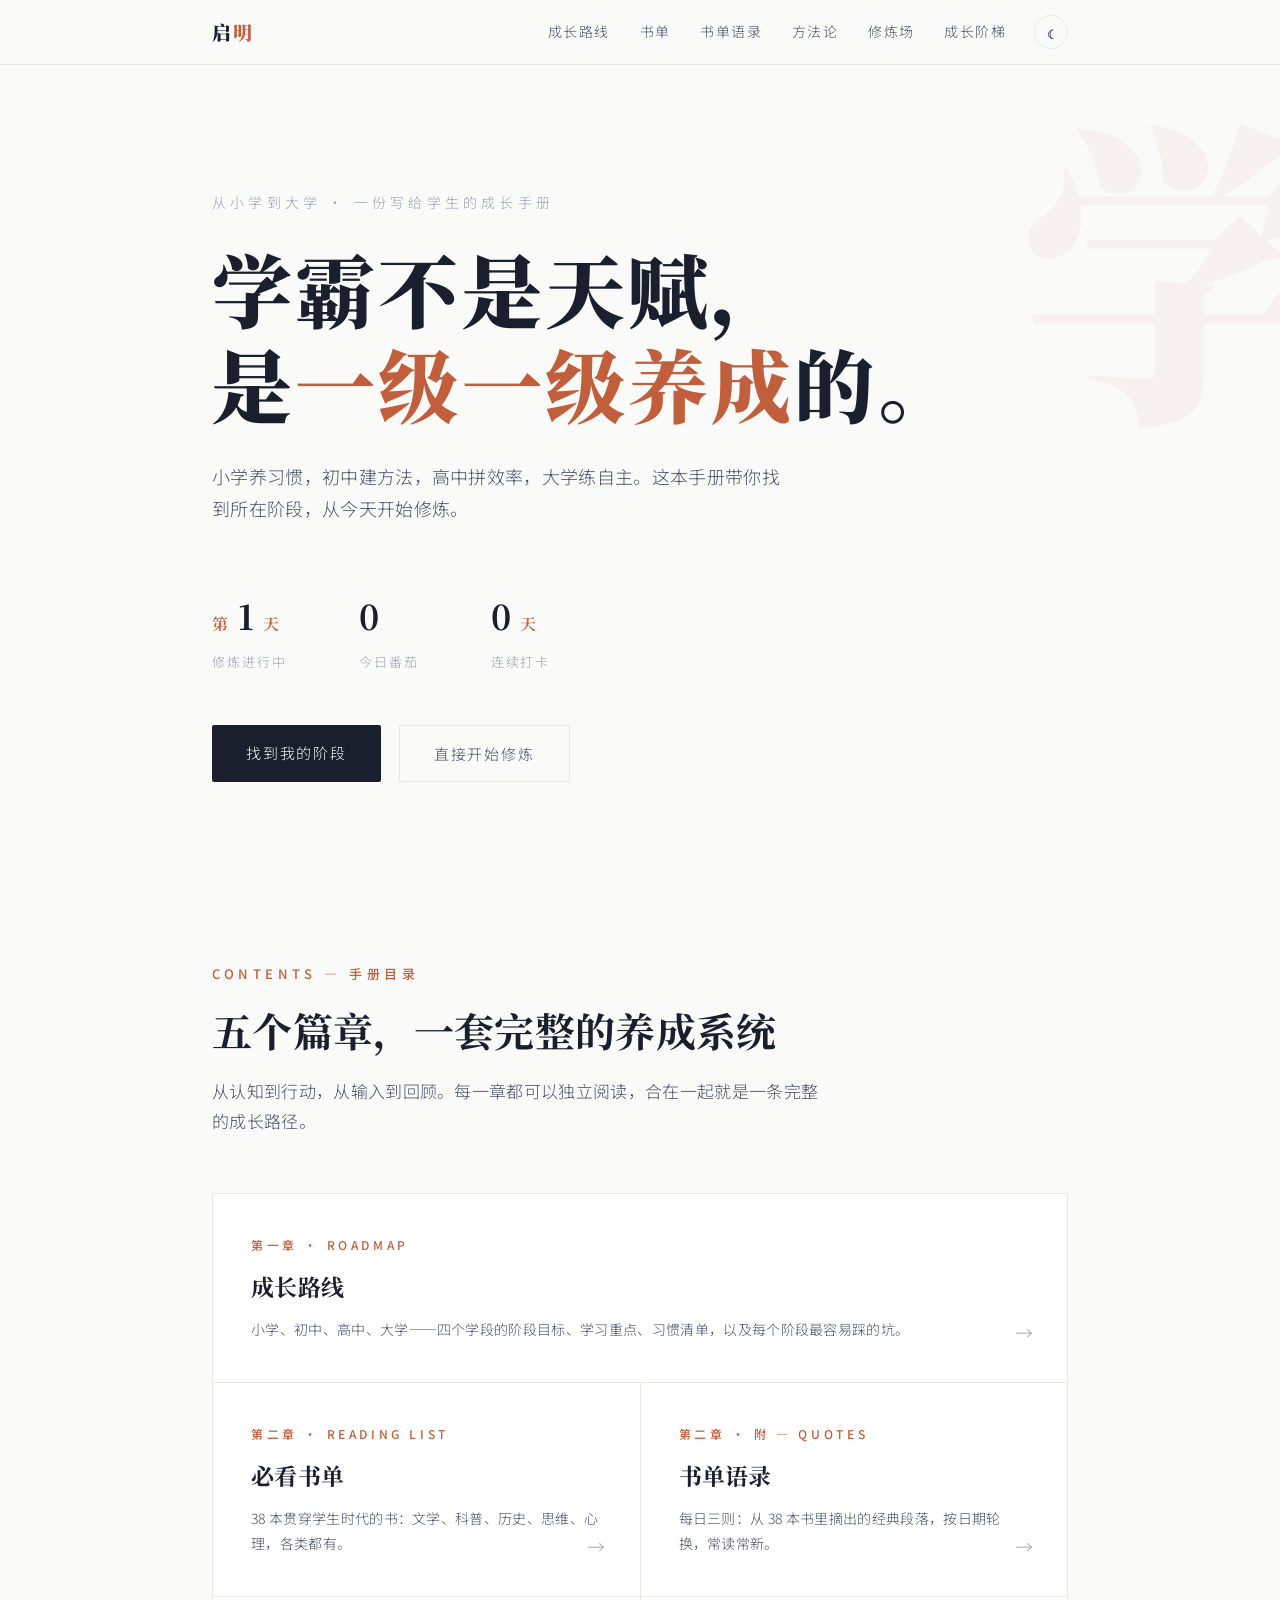
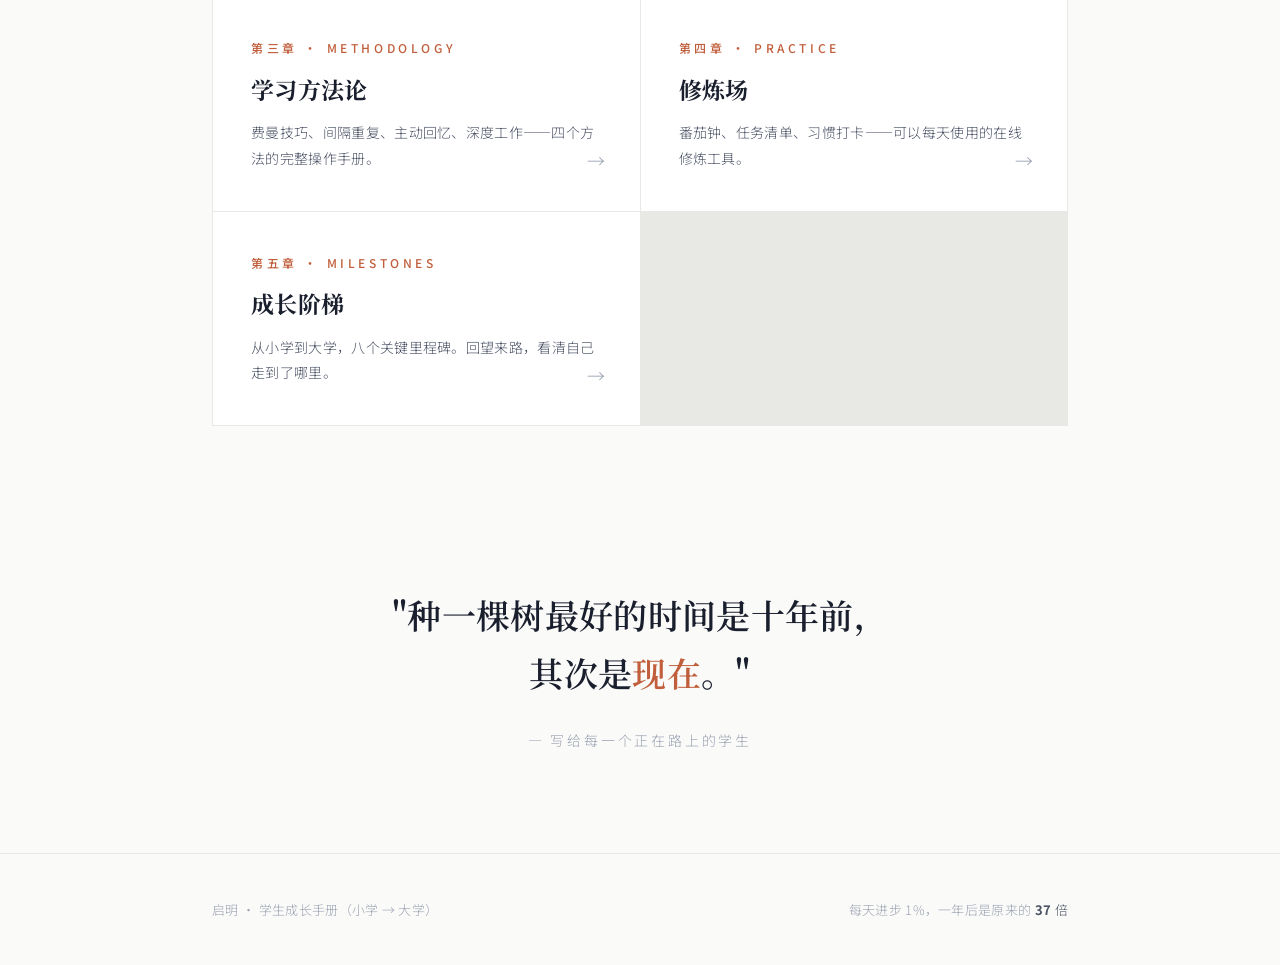
<file: index.html>
<!DOCTYPE html>
<html lang="zh-CN">
<head>
<meta charset="UTF-8">
<meta name="viewport" content="width=device-width, initial-scale=1.0">
<script>try{document.documentElement.dataset.theme=JSON.parse(localStorage.getItem("xh_theme"))||"light";}catch(e){document.documentElement.dataset.theme="light";}</script>
<title>启明 · 从小学到大学的成长手册</title>
<link rel="preconnect" href="https://fonts.googleapis.com">
<link href="https://fonts.googleapis.com/css2?family=Noto+Serif+SC:wght@400;600;700;900&family=Noto+Sans+SC:wght@300;400;500;700&display=swap" rel="stylesheet">
<link rel="stylesheet" href="assets/style.css?v=3">
</head>
<body>

<!-- 导航 -->
<nav>
  <div class="wrap">
    <a class="logo" href="index.html">启<em>明</em></a>
    <div class="nav-right">
      <div class="links">
      <a href="stages.html">成长路线</a>
      <a href="books.html">书单</a>
      <a href="quotes.html">书单语录</a>
      <a href="methods.html">方法论</a>
      <a href="tools.html">修炼场</a>
      <a href="ladder.html">成长阶梯</a>
      </div>
      <button class="theme-toggle" id="themeToggle" aria-label="切换深色/浅色模式" title="切换深色/浅色模式">☾</button>
    </div>
  </div>
</nav>

<!-- Hero -->
<header class="hero">
  <div class="deco">学</div>
  <div class="wrap">
    <p class="greet">从小学到大学 · 一份写给学生的成长手册</p>
    <h1>学霸不是天赋，<br>是<span class="accent">一级一级养成</span>的。</h1>
    <p class="sub">小学养习惯，初中建方法，高中拼效率，大学练自主。这本手册带你找到所在阶段，从今天开始修炼。</p>
    <div class="meta-row">
      <div class="meta">
        <div class="num" id="stat-days"><small>第</small> 1 <small>天</small></div>
        <div class="label">修炼进行中</div>
      </div>
      <div class="meta">
        <div class="num" id="stat-tomatoes">0</div>
        <div class="label">今日番茄</div>
      </div>
      <div class="meta">
        <div class="num" id="stat-streak">0 <small>天</small></div>
        <div class="label">连续打卡</div>
      </div>
    </div>
    <div class="cta-row">
      <a class="btn btn-primary" href="stages.html">找到我的阶段</a>
      <a class="btn btn-ghost" href="tools.html">直接开始修炼</a>
    </div>
  </div>
</header>

<!-- 手册目录 -->
<section style="padding-top:60px;">
  <div class="wrap">
    <p class="eyebrow reveal">CONTENTS — 手册目录</p>
    <h2 class="reveal">五个篇章，一套完整的养成系统</h2>
    <p class="lead reveal">从认知到行动，从输入到回顾。每一章都可以独立阅读，合在一起就是一条完整的成长路径。</p>

    <div class="hub-grid reveal">
      <a class="hub-card wide" href="stages.html">
        <span class="hc-idx">第一章 · ROADMAP</span>
        <h3>成长路线</h3>
        <p>小学、初中、高中、大学——四个学段的阶段目标、学习重点、习惯清单，以及每个阶段最容易踩的坑。</p>
        <span class="hc-arrow">→</span>
      </a>
      <a class="hub-card" href="books.html">
        <span class="hc-idx">第二章 · READING LIST</span>
        <h3>必看书单</h3>
        <p>38 本贯穿学生时代的书：文学、科普、历史、思维、心理，各类都有。</p>
        <span class="hc-arrow">→</span>
      </a>
      <a class="hub-card" href="quotes.html">
        <span class="hc-idx">第二章 · 附 — QUOTES</span>
        <h3>书单语录</h3>
        <p>每日三则：从 38 本书里摘出的经典段落，按日期轮换，常读常新。</p>
        <span class="hc-arrow">→</span>
      </a>
      <a class="hub-card" href="methods.html">
        <span class="hc-idx">第三章 · METHODOLOGY</span>
        <h3>学习方法论</h3>
        <p>费曼技巧、间隔重复、主动回忆、深度工作——四个方法的完整操作手册。</p>
        <span class="hc-arrow">→</span>
      </a>
      <a class="hub-card" href="tools.html">
        <span class="hc-idx">第四章 · PRACTICE</span>
        <h3>修炼场</h3>
        <p>番茄钟、任务清单、习惯打卡——可以每天使用的在线修炼工具。</p>
        <span class="hc-arrow">→</span>
      </a>
      <a class="hub-card" href="ladder.html">
        <span class="hc-idx">第五章 · MILESTONES</span>
        <h3>成长阶梯</h3>
        <p>从小学到大学，八个关键里程碑。回望来路，看清自己走到了哪里。</p>
        <span class="hc-arrow">→</span>
      </a>
    </div>
  </div>
</section>

<!-- 座右铭 -->
<section class="motto" id="motto" style="padding-top:60px;">
  <div class="wrap">
    <blockquote class="reveal">
      "种一棵树最好的时间是十年前，<br>其次是<span class="accent">现在</span>。"
    </blockquote>
    <p class="from reveal">— 写给每一个正在路上的学生</p>
  </div>
</section>

<!-- 页脚 -->
<footer>
  <div class="wrap">
    <span>启明 · 学生成长手册（小学 → 大学）</span>
    <span>每天进步 1%，一年后是原来的 <a href="index.html"><b>37</b> 倍</a></span>
  </div>
</footer>

<script src="assets/main.js?v=3"></script>
</body>
</html>
</file>
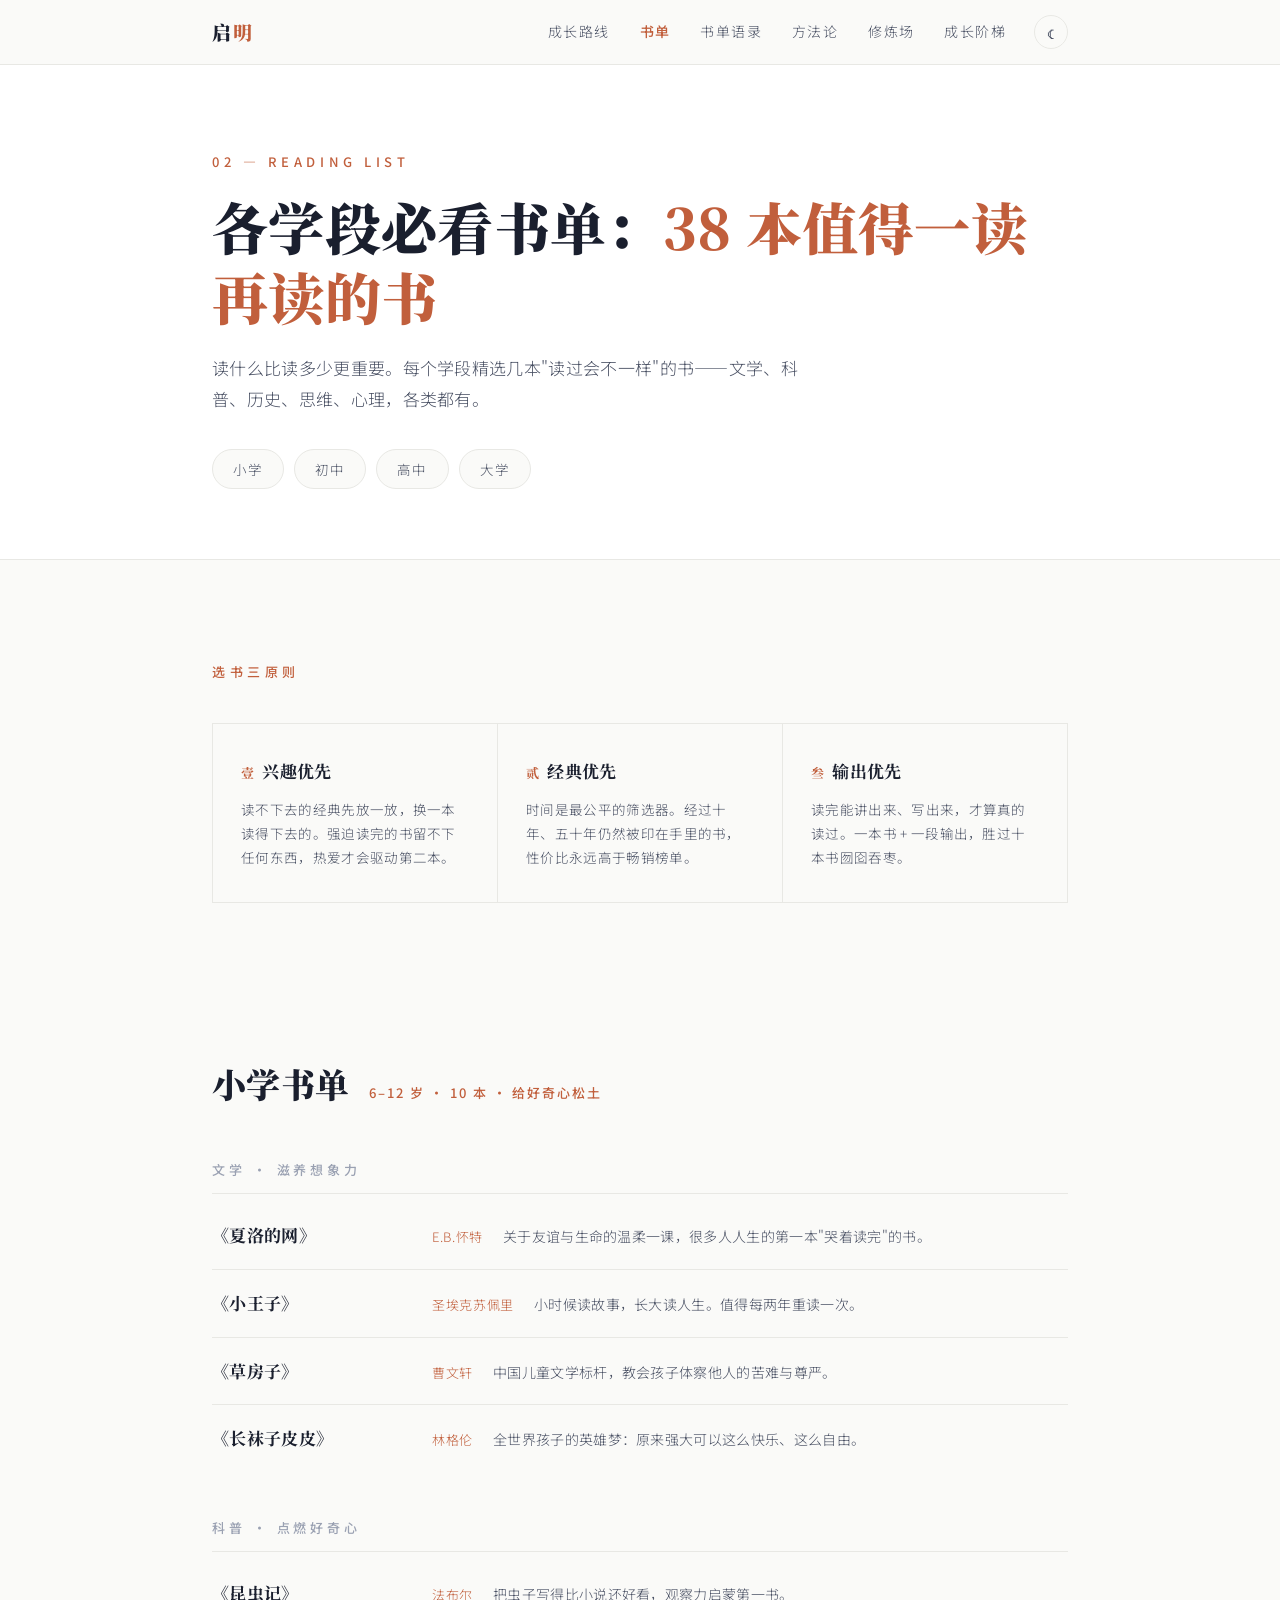
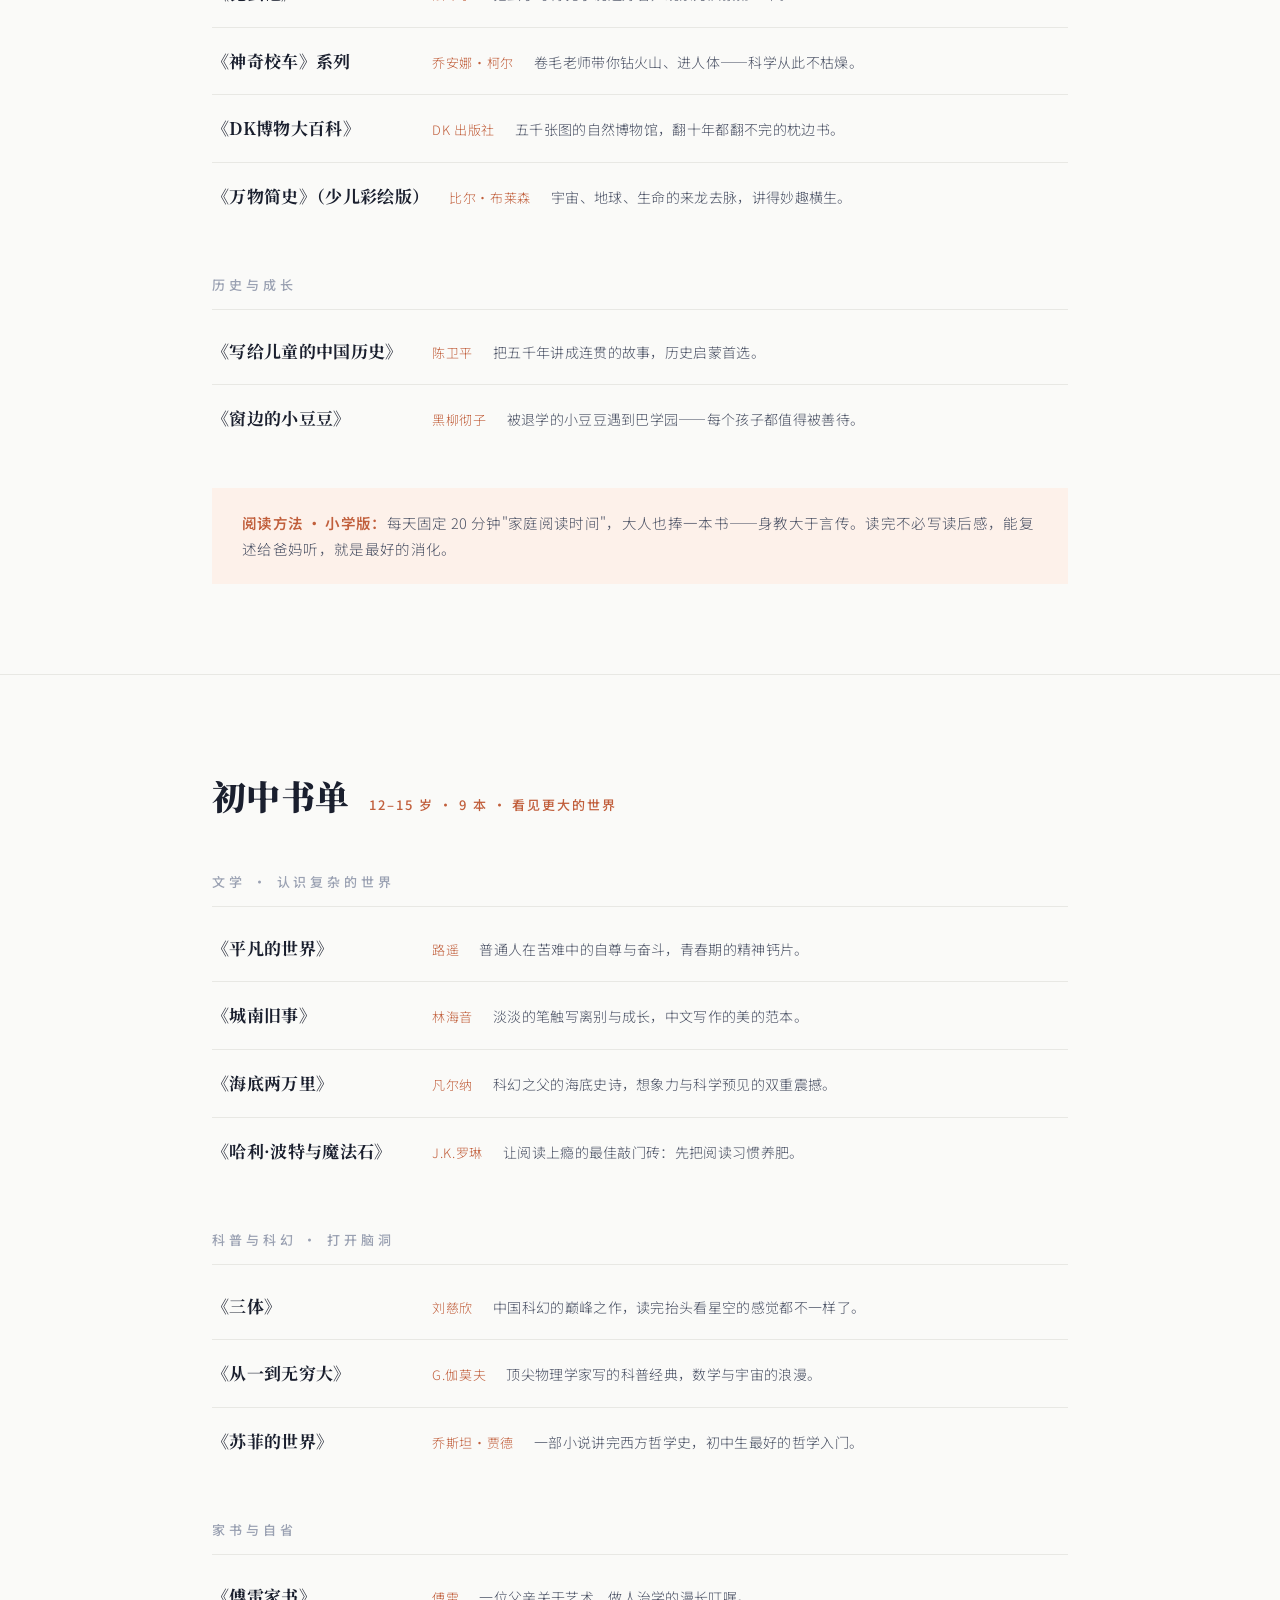
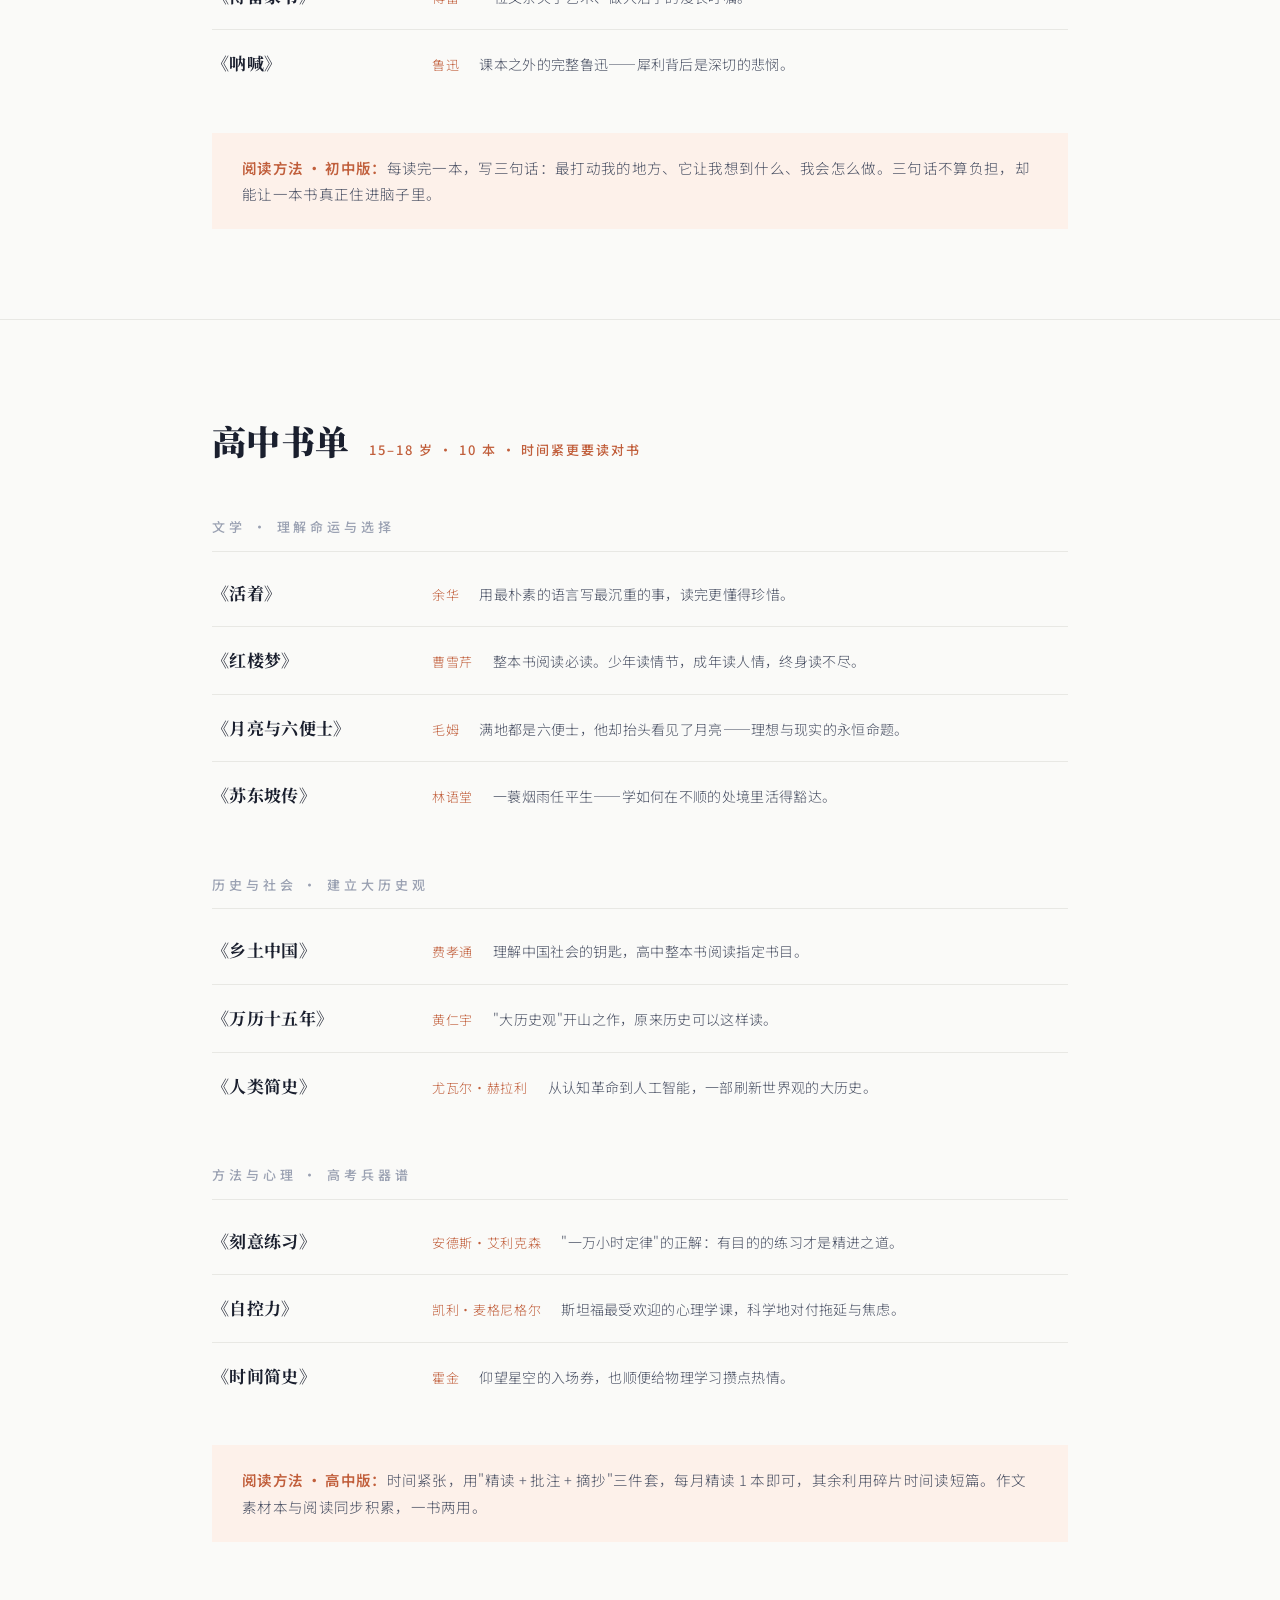
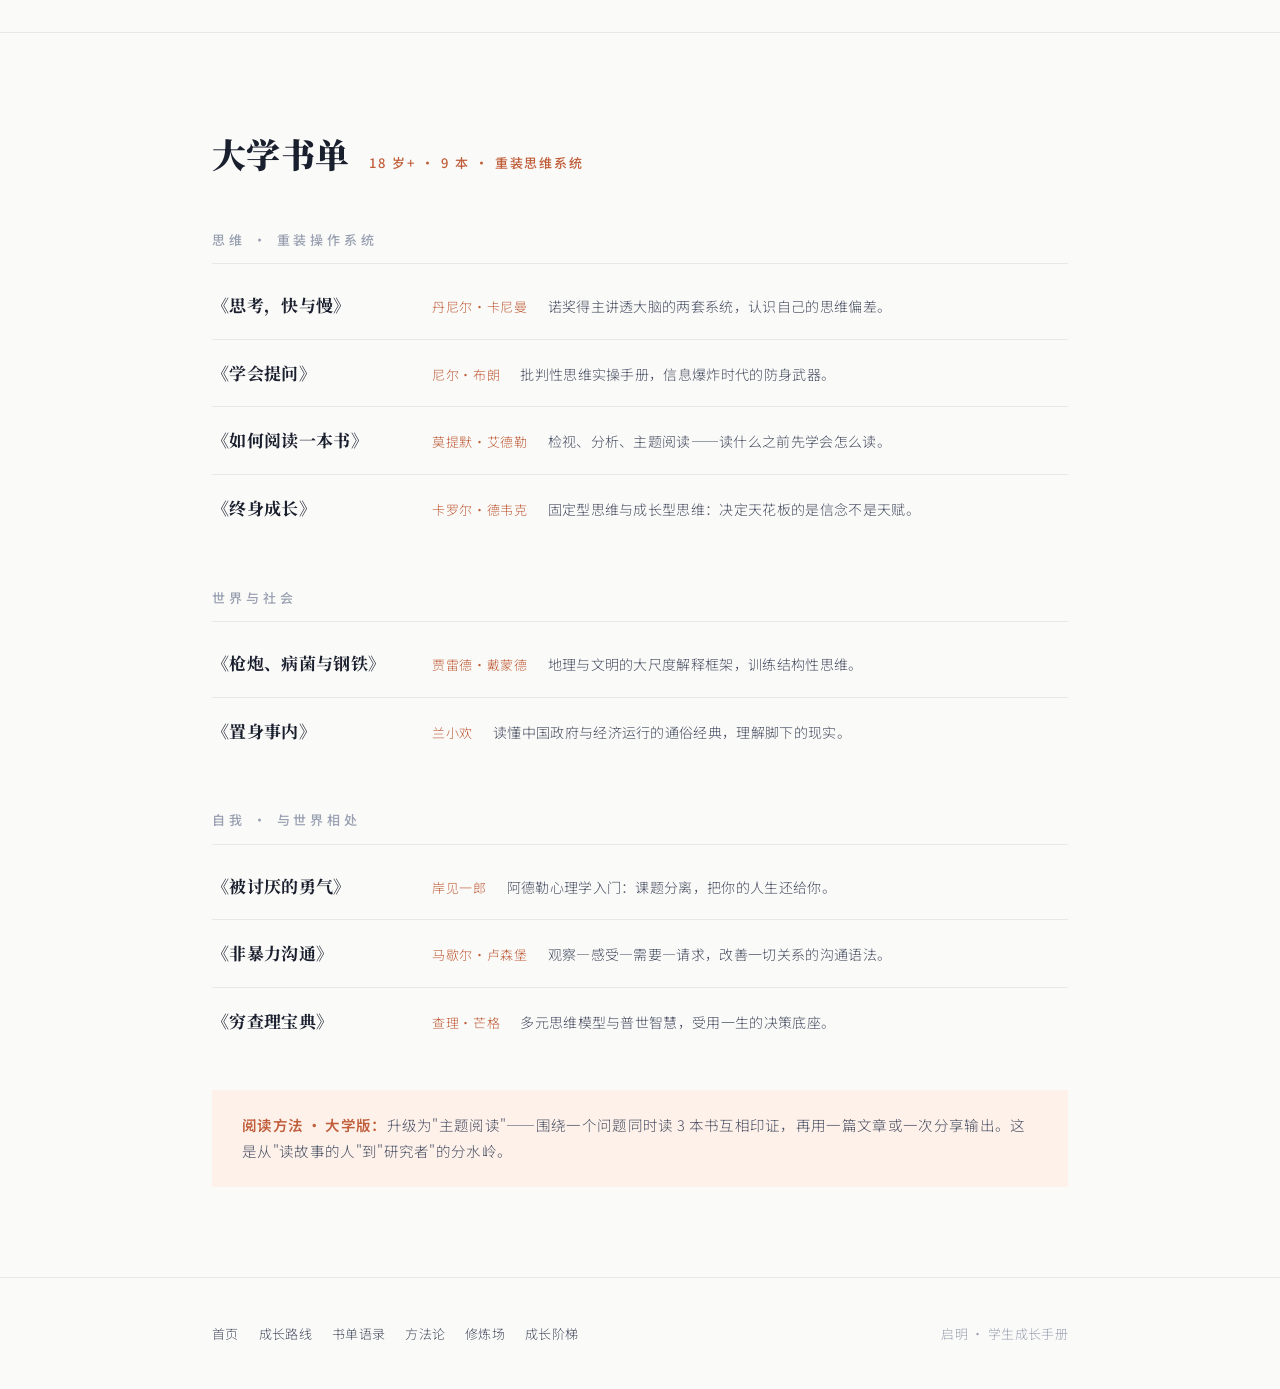
<file: books.html>
<!DOCTYPE html>
<html lang="zh-CN">
<head>
<meta charset="UTF-8">
<meta name="viewport" content="width=device-width, initial-scale=1.0">
<script>try{document.documentElement.dataset.theme=JSON.parse(localStorage.getItem("xh_theme"))||"light";}catch(e){document.documentElement.dataset.theme="light";}</script>
<title>必看书单 · 启明</title>
<link rel="preconnect" href="https://fonts.googleapis.com">
<link href="https://fonts.googleapis.com/css2?family=Noto+Serif+SC:wght@400;600;700;900&family=Noto+Sans+SC:wght@300;400;500;700&display=swap" rel="stylesheet">
<link rel="stylesheet" href="assets/style.css?v=3">
</head>
<body>

<nav>
  <div class="wrap">
    <a class="logo" href="index.html">启<em>明</em></a>
    <div class="nav-right">
      <div class="links">
      <a href="stages.html">成长路线</a>
      <a href="books.html" class="active">书单</a>
      <a href="quotes.html">书单语录</a>
      <a href="methods.html">方法论</a>
      <a href="tools.html">修炼场</a>
      <a href="ladder.html">成长阶梯</a>
      </div>
      <button class="theme-toggle" id="themeToggle" aria-label="切换深色/浅色模式" title="切换深色/浅色模式">☾</button>
    </div>
  </div>
</nav>

<!-- 页头 -->
<header class="page-hero">
  <div class="wrap">
    <p class="eyebrow">02 — READING LIST</p>
    <h1>各学段必看书单：<span class="accent">38 本值得一读再读的书</span></h1>
    <p class="lead">读什么比读多少更重要。每个学段精选几本"读过会不一样"的书——文学、科普、历史、思维、心理，各类都有。</p>
    <div class="anchor-pills">
      <a href="#bk-primary">小学</a>
      <a href="#bk-junior">初中</a>
      <a href="#bk-senior">高中</a>
      <a href="#bk-college">大学</a>
    </div>
  </div>
</header>

<!-- 选书原则 -->
<section style="padding-bottom:60px;">
  <div class="wrap">
    <p class="eyebrow reveal">选书三原则</p>
    <div class="tips-grid reveal">
      <div class="tip-card">
        <h4><span class="no">壹</span>兴趣优先</h4>
        <p>读不下去的经典先放一放，换一本读得下去的。强迫读完的书留不下任何东西，热爱才会驱动第二本。</p>
      </div>
      <div class="tip-card">
        <h4><span class="no">贰</span>经典优先</h4>
        <p>时间是最公平的筛选器。经过十年、五十年仍然被印在手里的书，性价比永远高于畅销榜单。</p>
      </div>
      <div class="tip-card">
        <h4><span class="no">叁</span>输出优先</h4>
        <p>读完能讲出来、写出来，才算真的读过。一本书 + 一段输出，胜过十本书囫囵吞枣。</p>
      </div>
    </div>
  </div>
</section>

<!-- 小学书单 -->
<section class="stage-block" id="bk-primary" style="background:var(--paper);">
  <div class="wrap">
    <div class="stage-block-head reveal">
      <h3>小学书单</h3>
      <span class="age">6–12 岁 · 10 本 · 给好奇心松土</span>
    </div>
    <div class="book-cat reveal">
      <h4>文学 · 滋养想象力</h4>
      <ul class="book-list">
        <li><span class="b-title">《夏洛的网》</span><span class="b-author">E.B.怀特</span><span class="b-note">关于友谊与生命的温柔一课，很多人人生的第一本"哭着读完"的书。</span></li>
        <li><span class="b-title">《小王子》</span><span class="b-author">圣埃克苏佩里</span><span class="b-note">小时候读故事，长大读人生。值得每两年重读一次。</span></li>
        <li><span class="b-title">《草房子》</span><span class="b-author">曹文轩</span><span class="b-note">中国儿童文学标杆，教会孩子体察他人的苦难与尊严。</span></li>
        <li><span class="b-title">《长袜子皮皮》</span><span class="b-author">林格伦</span><span class="b-note">全世界孩子的英雄梦：原来强大可以这么快乐、这么自由。</span></li>
      </ul>
    </div>
    <div class="book-cat reveal">
      <h4>科普 · 点燃好奇心</h4>
      <ul class="book-list">
        <li><span class="b-title">《昆虫记》</span><span class="b-author">法布尔</span><span class="b-note">把虫子写得比小说还好看，观察力启蒙第一书。</span></li>
        <li><span class="b-title">《神奇校车》系列</span><span class="b-author">乔安娜·柯尔</span><span class="b-note">卷毛老师带你钻火山、进人体——科学从此不枯燥。</span></li>
        <li><span class="b-title">《DK博物大百科》</span><span class="b-author">DK 出版社</span><span class="b-note">五千张图的自然博物馆，翻十年都翻不完的枕边书。</span></li>
        <li><span class="b-title">《万物简史》（少儿彩绘版）</span><span class="b-author">比尔·布莱森</span><span class="b-note">宇宙、地球、生命的来龙去脉，讲得妙趣横生。</span></li>
      </ul>
    </div>
    <div class="book-cat reveal">
      <h4>历史与成长</h4>
      <ul class="book-list">
        <li><span class="b-title">《写给儿童的中国历史》</span><span class="b-author">陈卫平</span><span class="b-note">把五千年讲成连贯的故事，历史启蒙首选。</span></li>
        <li><span class="b-title">《窗边的小豆豆》</span><span class="b-author">黑柳彻子</span><span class="b-note">被退学的小豆豆遇到巴学园——每个孩子都值得被善待。</span></li>
      </ul>
    </div>
    <div class="reading-tip reveal"><b>阅读方法 · 小学版：</b>每天固定 20 分钟"家庭阅读时间"，大人也捧一本书——身教大于言传。读完不必写读后感，能复述给爸妈听，就是最好的消化。</div>
  </div>
</section>

<!-- 初中书单 -->
<section class="stage-block" id="bk-junior">
  <div class="wrap">
    <div class="stage-block-head reveal">
      <h3>初中书单</h3>
      <span class="age">12–15 岁 · 9 本 · 看见更大的世界</span>
    </div>
    <div class="book-cat reveal">
      <h4>文学 · 认识复杂的世界</h4>
      <ul class="book-list">
        <li><span class="b-title">《平凡的世界》</span><span class="b-author">路遥</span><span class="b-note">普通人在苦难中的自尊与奋斗，青春期的精神钙片。</span></li>
        <li><span class="b-title">《城南旧事》</span><span class="b-author">林海音</span><span class="b-note">淡淡的笔触写离别与成长，中文写作的美的范本。</span></li>
        <li><span class="b-title">《海底两万里》</span><span class="b-author">凡尔纳</span><span class="b-note">科幻之父的海底史诗，想象力与科学预见的双重震撼。</span></li>
        <li><span class="b-title">《哈利·波特与魔法石》</span><span class="b-author">J.K.罗琳</span><span class="b-note">让阅读上瘾的最佳敲门砖：先把阅读习惯养肥。</span></li>
      </ul>
    </div>
    <div class="book-cat reveal">
      <h4>科普与科幻 · 打开脑洞</h4>
      <ul class="book-list">
        <li><span class="b-title">《三体》</span><span class="b-author">刘慈欣</span><span class="b-note">中国科幻的巅峰之作，读完抬头看星空的感觉都不一样了。</span></li>
        <li><span class="b-title">《从一到无穷大》</span><span class="b-author">G.伽莫夫</span><span class="b-note">顶尖物理学家写的科普经典，数学与宇宙的浪漫。</span></li>
        <li><span class="b-title">《苏菲的世界》</span><span class="b-author">乔斯坦·贾德</span><span class="b-note">一部小说讲完西方哲学史，初中生最好的哲学入门。</span></li>
      </ul>
    </div>
    <div class="book-cat reveal">
      <h4>家书与自省</h4>
      <ul class="book-list">
        <li><span class="b-title">《傅雷家书》</span><span class="b-author">傅雷</span><span class="b-note">一位父亲关于艺术、做人治学的漫长叮嘱。</span></li>
        <li><span class="b-title">《呐喊》</span><span class="b-author">鲁迅</span><span class="b-note">课本之外的完整鲁迅——犀利背后是深切的悲悯。</span></li>
      </ul>
    </div>
    <div class="reading-tip reveal"><b>阅读方法 · 初中版：</b>每读完一本，写三句话：最打动我的地方、它让我想到什么、我会怎么做。三句话不算负担，却能让一本书真正住进脑子里。</div>
  </div>
</section>

<!-- 高中书单 -->
<section class="stage-block" id="bk-senior" style="background:var(--paper);">
  <div class="wrap">
    <div class="stage-block-head reveal">
      <h3>高中书单</h3>
      <span class="age">15–18 岁 · 10 本 · 时间紧更要读对书</span>
    </div>
    <div class="book-cat reveal">
      <h4>文学 · 理解命运与选择</h4>
      <ul class="book-list">
        <li><span class="b-title">《活着》</span><span class="b-author">余华</span><span class="b-note">用最朴素的语言写最沉重的事，读完更懂得珍惜。</span></li>
        <li><span class="b-title">《红楼梦》</span><span class="b-author">曹雪芹</span><span class="b-note">整本书阅读必读。少年读情节，成年读人情，终身读不尽。</span></li>
        <li><span class="b-title">《月亮与六便士》</span><span class="b-author">毛姆</span><span class="b-note">满地都是六便士，他却抬头看见了月亮——理想与现实的永恒命题。</span></li>
        <li><span class="b-title">《苏东坡传》</span><span class="b-author">林语堂</span><span class="b-note">一蓑烟雨任平生——学如何在不顺的处境里活得豁达。</span></li>
      </ul>
    </div>
    <div class="book-cat reveal">
      <h4>历史与社会 · 建立大历史观</h4>
      <ul class="book-list">
        <li><span class="b-title">《乡土中国》</span><span class="b-author">费孝通</span><span class="b-note">理解中国社会的钥匙，高中整本书阅读指定书目。</span></li>
        <li><span class="b-title">《万历十五年》</span><span class="b-author">黄仁宇</span><span class="b-note">"大历史观"开山之作，原来历史可以这样读。</span></li>
        <li><span class="b-title">《人类简史》</span><span class="b-author">尤瓦尔·赫拉利</span><span class="b-note">从认知革命到人工智能，一部刷新世界观的大历史。</span></li>
      </ul>
    </div>
    <div class="book-cat reveal">
      <h4>方法与心理 · 高考兵器谱</h4>
      <ul class="book-list">
        <li><span class="b-title">《刻意练习》</span><span class="b-author">安德斯·艾利克森</span><span class="b-note">"一万小时定律"的正解：有目的的练习才是精进之道。</span></li>
        <li><span class="b-title">《自控力》</span><span class="b-author">凯利·麦格尼格尔</span><span class="b-note">斯坦福最受欢迎的心理学课，科学地对付拖延与焦虑。</span></li>
        <li><span class="b-title">《时间简史》</span><span class="b-author">霍金</span><span class="b-note">仰望星空的入场券，也顺便给物理学习攒点热情。</span></li>
      </ul>
    </div>
    <div class="reading-tip reveal"><b>阅读方法 · 高中版：</b>时间紧张，用"精读 + 批注 + 摘抄"三件套，每月精读 1 本即可，其余利用碎片时间读短篇。作文素材本与阅读同步积累，一书两用。</div>
  </div>
</section>

<!-- 大学书单 -->
<section class="stage-block" id="bk-college">
  <div class="wrap">
    <div class="stage-block-head reveal">
      <h3>大学书单</h3>
      <span class="age">18 岁+ · 9 本 · 重装思维系统</span>
    </div>
    <div class="book-cat reveal">
      <h4>思维 · 重装操作系统</h4>
      <ul class="book-list">
        <li><span class="b-title">《思考，快与慢》</span><span class="b-author">丹尼尔·卡尼曼</span><span class="b-note">诺奖得主讲透大脑的两套系统，认识自己的思维偏差。</span></li>
        <li><span class="b-title">《学会提问》</span><span class="b-author">尼尔·布朗</span><span class="b-note">批判性思维实操手册，信息爆炸时代的防身武器。</span></li>
        <li><span class="b-title">《如何阅读一本书》</span><span class="b-author">莫提默·艾德勒</span><span class="b-note">检视、分析、主题阅读——读什么之前先学会怎么读。</span></li>
        <li><span class="b-title">《终身成长》</span><span class="b-author">卡罗尔·德韦克</span><span class="b-note">固定型思维与成长型思维：决定天花板的是信念不是天赋。</span></li>
      </ul>
    </div>
    <div class="book-cat reveal">
      <h4>世界与社会</h4>
      <ul class="book-list">
        <li><span class="b-title">《枪炮、病菌与钢铁》</span><span class="b-author">贾雷德·戴蒙德</span><span class="b-note">地理与文明的大尺度解释框架，训练结构性思维。</span></li>
        <li><span class="b-title">《置身事内》</span><span class="b-author">兰小欢</span><span class="b-note">读懂中国政府与经济运行的通俗经典，理解脚下的现实。</span></li>
      </ul>
    </div>
    <div class="book-cat reveal">
      <h4>自我 · 与世界相处</h4>
      <ul class="book-list">
        <li><span class="b-title">《被讨厌的勇气》</span><span class="b-author">岸见一郎</span><span class="b-note">阿德勒心理学入门：课题分离，把你的人生还给你。</span></li>
        <li><span class="b-title">《非暴力沟通》</span><span class="b-author">马歇尔·卢森堡</span><span class="b-note">观察—感受—需要—请求，改善一切关系的沟通语法。</span></li>
        <li><span class="b-title">《穷查理宝典》</span><span class="b-author">查理·芒格</span><span class="b-note">多元思维模型与普世智慧，受用一生的决策底座。</span></li>
      </ul>
    </div>
    <div class="reading-tip reveal"><b>阅读方法 · 大学版：</b>升级为"主题阅读"——围绕一个问题同时读 3 本书互相印证，再用一篇文章或一次分享输出。这是从"读故事的人"到"研究者"的分水岭。</div>
  </div>
</section>

<footer>
  <div class="wrap">
    <div class="f-links">
      <a href="index.html">首页</a>
      <a href="stages.html">成长路线</a>
      <a href="quotes.html">书单语录</a>
      <a href="methods.html">方法论</a>
      <a href="tools.html">修炼场</a>
      <a href="ladder.html">成长阶梯</a>
    </div>
    <span>启明 · 学生成长手册</span>
  </div>
</footer>

<script src="assets/main.js?v=3"></script>
</body>
</html>
</file>
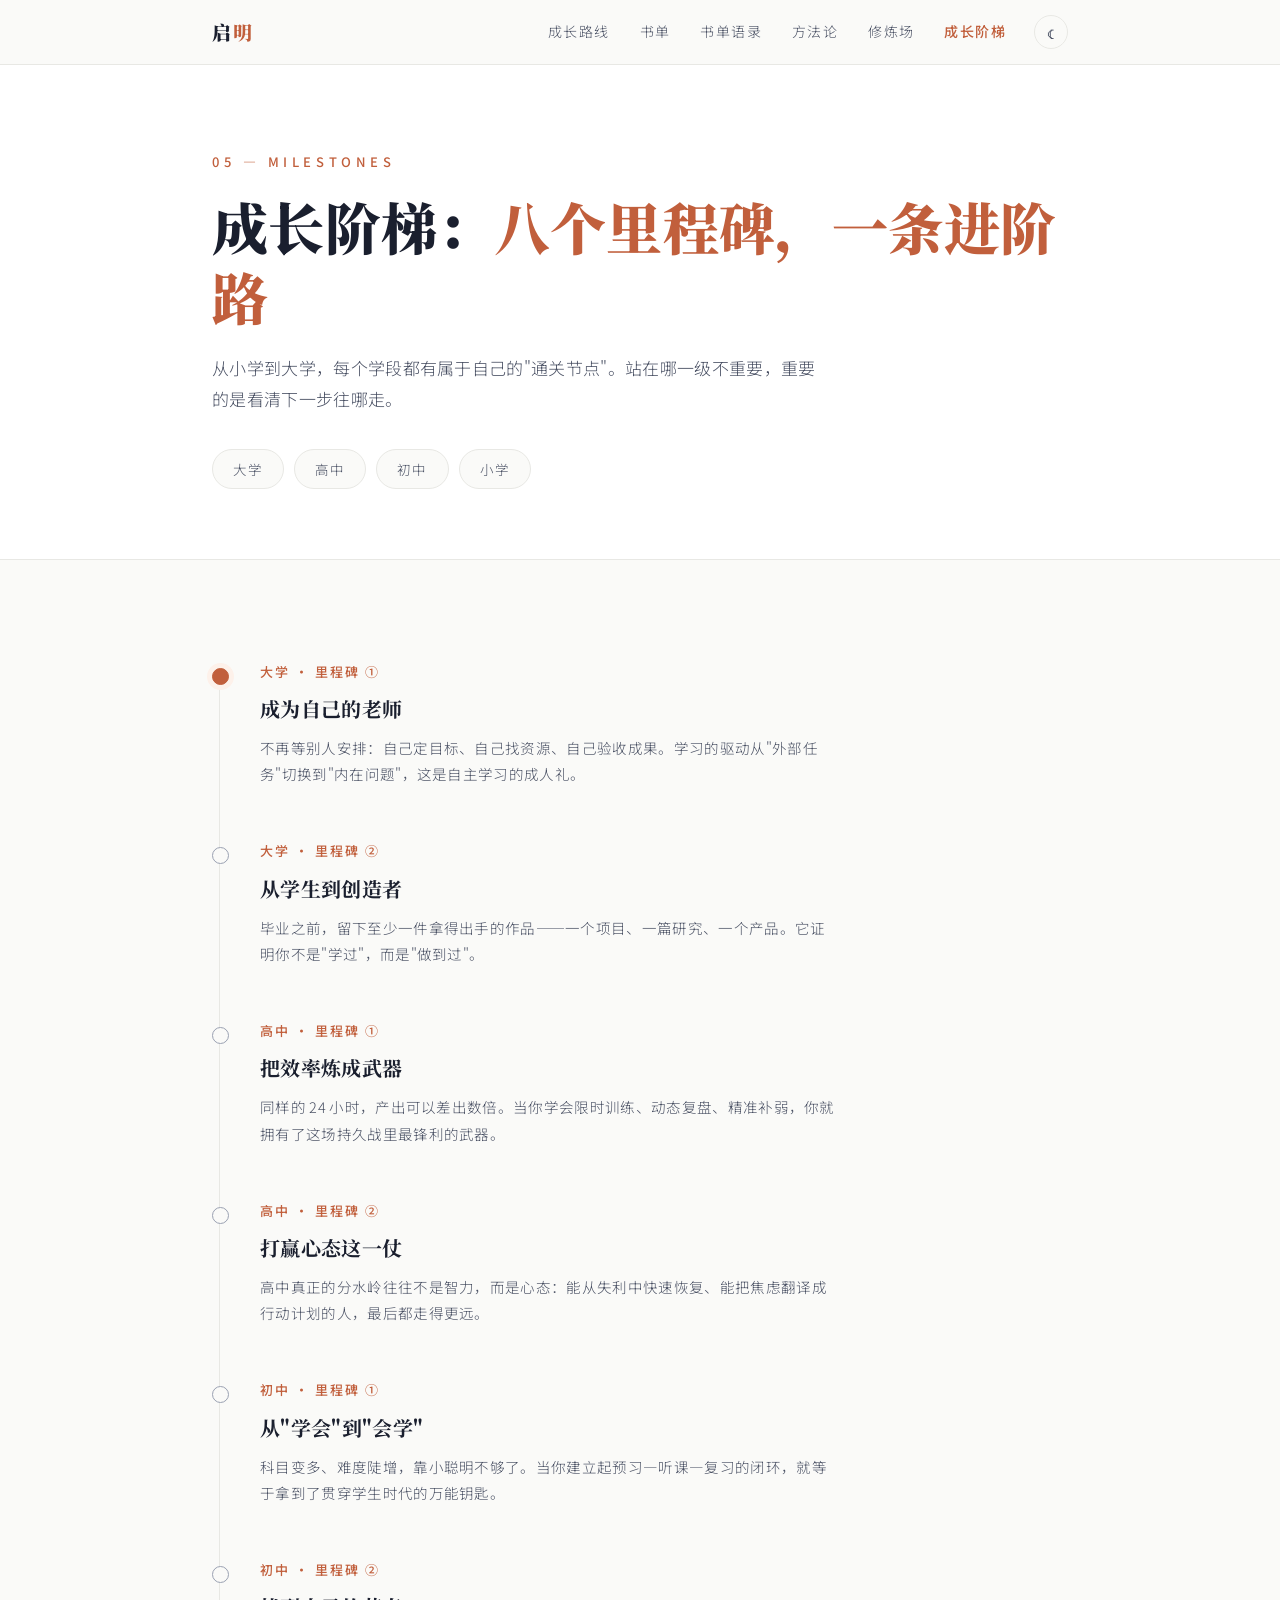
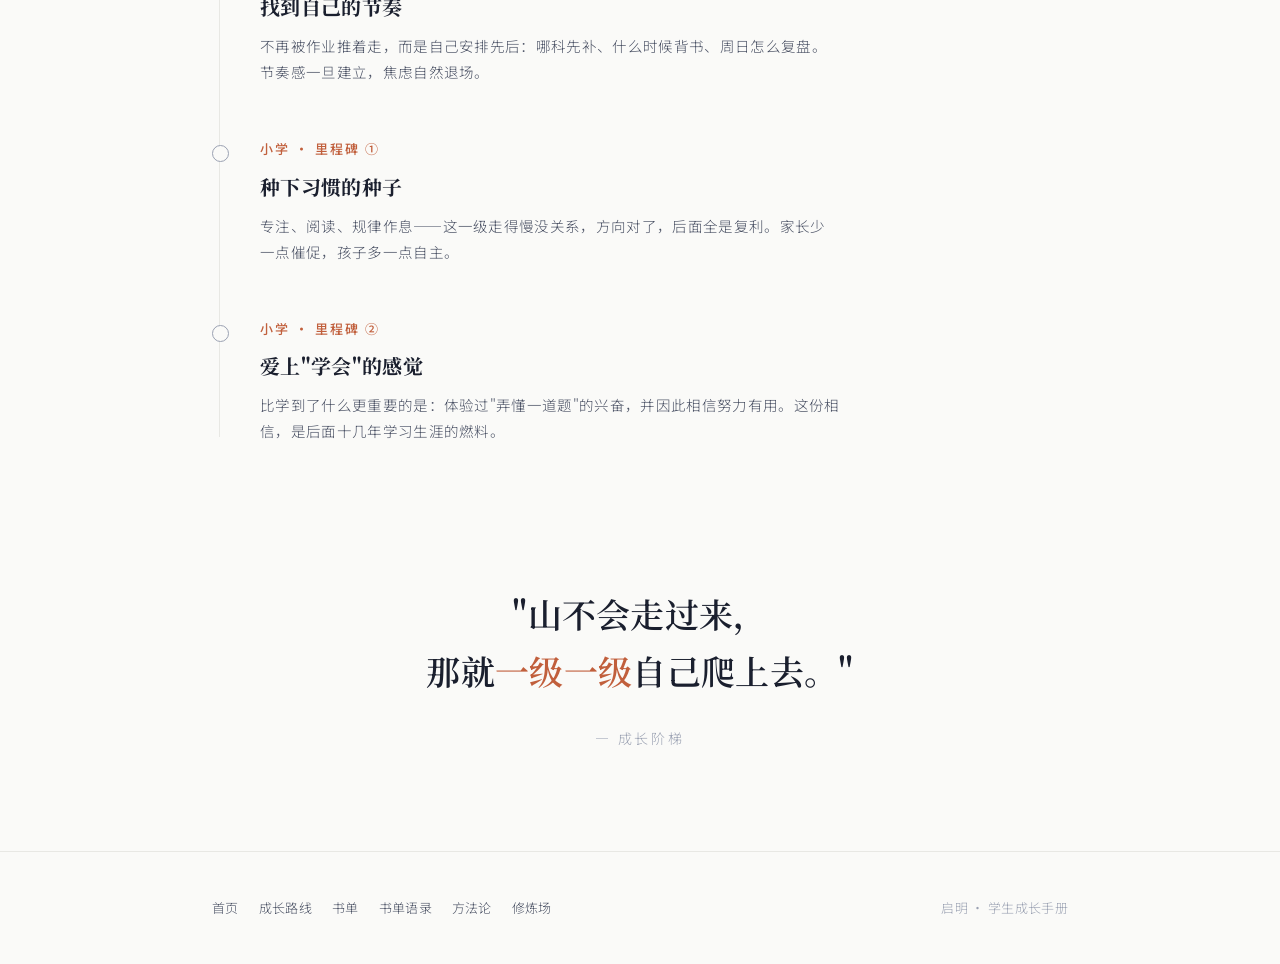
<file: ladder.html>
<!DOCTYPE html>
<html lang="zh-CN">
<head>
<meta charset="UTF-8">
<meta name="viewport" content="width=device-width, initial-scale=1.0">
<script>try{document.documentElement.dataset.theme=JSON.parse(localStorage.getItem("xh_theme"))||"light";}catch(e){document.documentElement.dataset.theme="light";}</script>
<title>成长阶梯 · 启明</title>
<link rel="preconnect" href="https://fonts.googleapis.com">
<link href="https://fonts.googleapis.com/css2?family=Noto+Serif+SC:wght@400;600;700;900&family=Noto+Sans+SC:wght@300;400;500;700&display=swap" rel="stylesheet">
<link rel="stylesheet" href="assets/style.css?v=3">
</head>
<body>

<nav>
  <div class="wrap">
    <a class="logo" href="index.html">启<em>明</em></a>
    <div class="nav-right">
      <div class="links">
      <a href="stages.html">成长路线</a>
      <a href="books.html">书单</a>
      <a href="quotes.html">书单语录</a>
      <a href="methods.html">方法论</a>
      <a href="tools.html">修炼场</a>
      <a href="ladder.html" class="active">成长阶梯</a>
      </div>
      <button class="theme-toggle" id="themeToggle" aria-label="切换深色/浅色模式" title="切换深色/浅色模式">☾</button>
    </div>
  </div>
</nav>

<!-- 页头 -->
<header class="page-hero">
  <div class="wrap">
    <p class="eyebrow">05 — MILESTONES</p>
    <h1>成长阶梯：<span class="accent">八个里程碑，一条进阶路</span></h1>
    <p class="lead">从小学到大学，每个学段都有属于自己的"通关节点"。站在哪一级不重要，重要的是看清下一步往哪走。</p>
    <div class="anchor-pills">
      <a href="#l-college">大学</a>
      <a href="#l-senior">高中</a>
      <a href="#l-junior">初中</a>
      <a href="#l-primary">小学</a>
    </div>
  </div>
</header>

<!-- 阶梯 -->
<section style="padding-top:80px;">
  <div class="wrap">
    <div class="ladder">

      <!-- 大学 -->
      <div id="l-college" style="height:0;overflow:hidden;"></div>
      <div class="tl-item now reveal">
        <div class="tl-date">大学 · 里程碑 ①</div>
        <h3>成为自己的老师</h3>
        <p>不再等别人安排：自己定目标、自己找资源、自己验收成果。学习的驱动从"外部任务"切换到"内在问题"，这是自主学习的成人礼。</p>
      </div>
      <div class="tl-item reveal">
        <div class="tl-date">大学 · 里程碑 ②</div>
        <h3>从学生到创造者</h3>
        <p>毕业之前，留下至少一件拿得出手的作品——一个项目、一篇研究、一个产品。它证明你不是"学过"，而是"做到过"。</p>
      </div>

      <!-- 高中 -->
      <div id="l-senior" style="height:0;overflow:hidden;"></div>
      <div class="tl-item reveal">
        <div class="tl-date">高中 · 里程碑 ①</div>
        <h3>把效率炼成武器</h3>
        <p>同样的 24 小时，产出可以差出数倍。当你学会限时训练、动态复盘、精准补弱，你就拥有了这场持久战里最锋利的武器。</p>
      </div>
      <div class="tl-item reveal">
        <div class="tl-date">高中 · 里程碑 ②</div>
        <h3>打赢心态这一仗</h3>
        <p>高中真正的分水岭往往不是智力，而是心态：能从失利中快速恢复、能把焦虑翻译成行动计划的人，最后都走得更远。</p>
      </div>

      <!-- 初中 -->
      <div id="l-junior" style="height:0;overflow:hidden;"></div>
      <div class="tl-item reveal">
        <div class="tl-date">初中 · 里程碑 ①</div>
        <h3>从"学会"到"会学"</h3>
        <p>科目变多、难度陡增，靠小聪明不够了。当你建立起预习—听课—复习的闭环，就等于拿到了贯穿学生时代的万能钥匙。</p>
      </div>
      <div class="tl-item reveal">
        <div class="tl-date">初中 · 里程碑 ②</div>
        <h3>找到自己的节奏</h3>
        <p>不再被作业推着走，而是自己安排先后：哪科先补、什么时候背书、周日怎么复盘。节奏感一旦建立，焦虑自然退场。</p>
      </div>

      <!-- 小学 -->
      <div id="l-primary" style="height:0;overflow:hidden;"></div>
      <div class="tl-item reveal">
        <div class="tl-date">小学 · 里程碑 ①</div>
        <h3>种下习惯的种子</h3>
        <p>专注、阅读、规律作息——这一级走得慢没关系，方向对了，后面全是复利。家长少一点催促，孩子多一点自主。</p>
      </div>
      <div class="tl-item reveal">
        <div class="tl-date">小学 · 里程碑 ②</div>
        <h3>爱上"学会"的感觉</h3>
        <p>比学到了什么更重要的是：体验过"弄懂一道题"的兴奋，并因此相信努力有用。这份相信，是后面十几年学习生涯的燃料。</p>
      </div>

    </div>
  </div>
</section>

<!-- 座右铭 -->
<section class="motto" style="padding-top:40px;">
  <div class="wrap">
    <blockquote class="reveal">
      "山不会走过来，<br>那就<span class="accent">一级一级</span>自己爬上去。"
    </blockquote>
    <p class="from reveal">— 成长阶梯</p>
  </div>
</section>

<footer>
  <div class="wrap">
    <div class="f-links">
      <a href="index.html">首页</a>
      <a href="stages.html">成长路线</a>
      <a href="books.html">书单</a>
      <a href="quotes.html">书单语录</a>
      <a href="methods.html">方法论</a>
      <a href="tools.html">修炼场</a>
    </div>
    <span>启明 · 学生成长手册</span>
  </div>
</footer>

<script src="assets/main.js?v=3"></script>
</body>
</html>
</file>
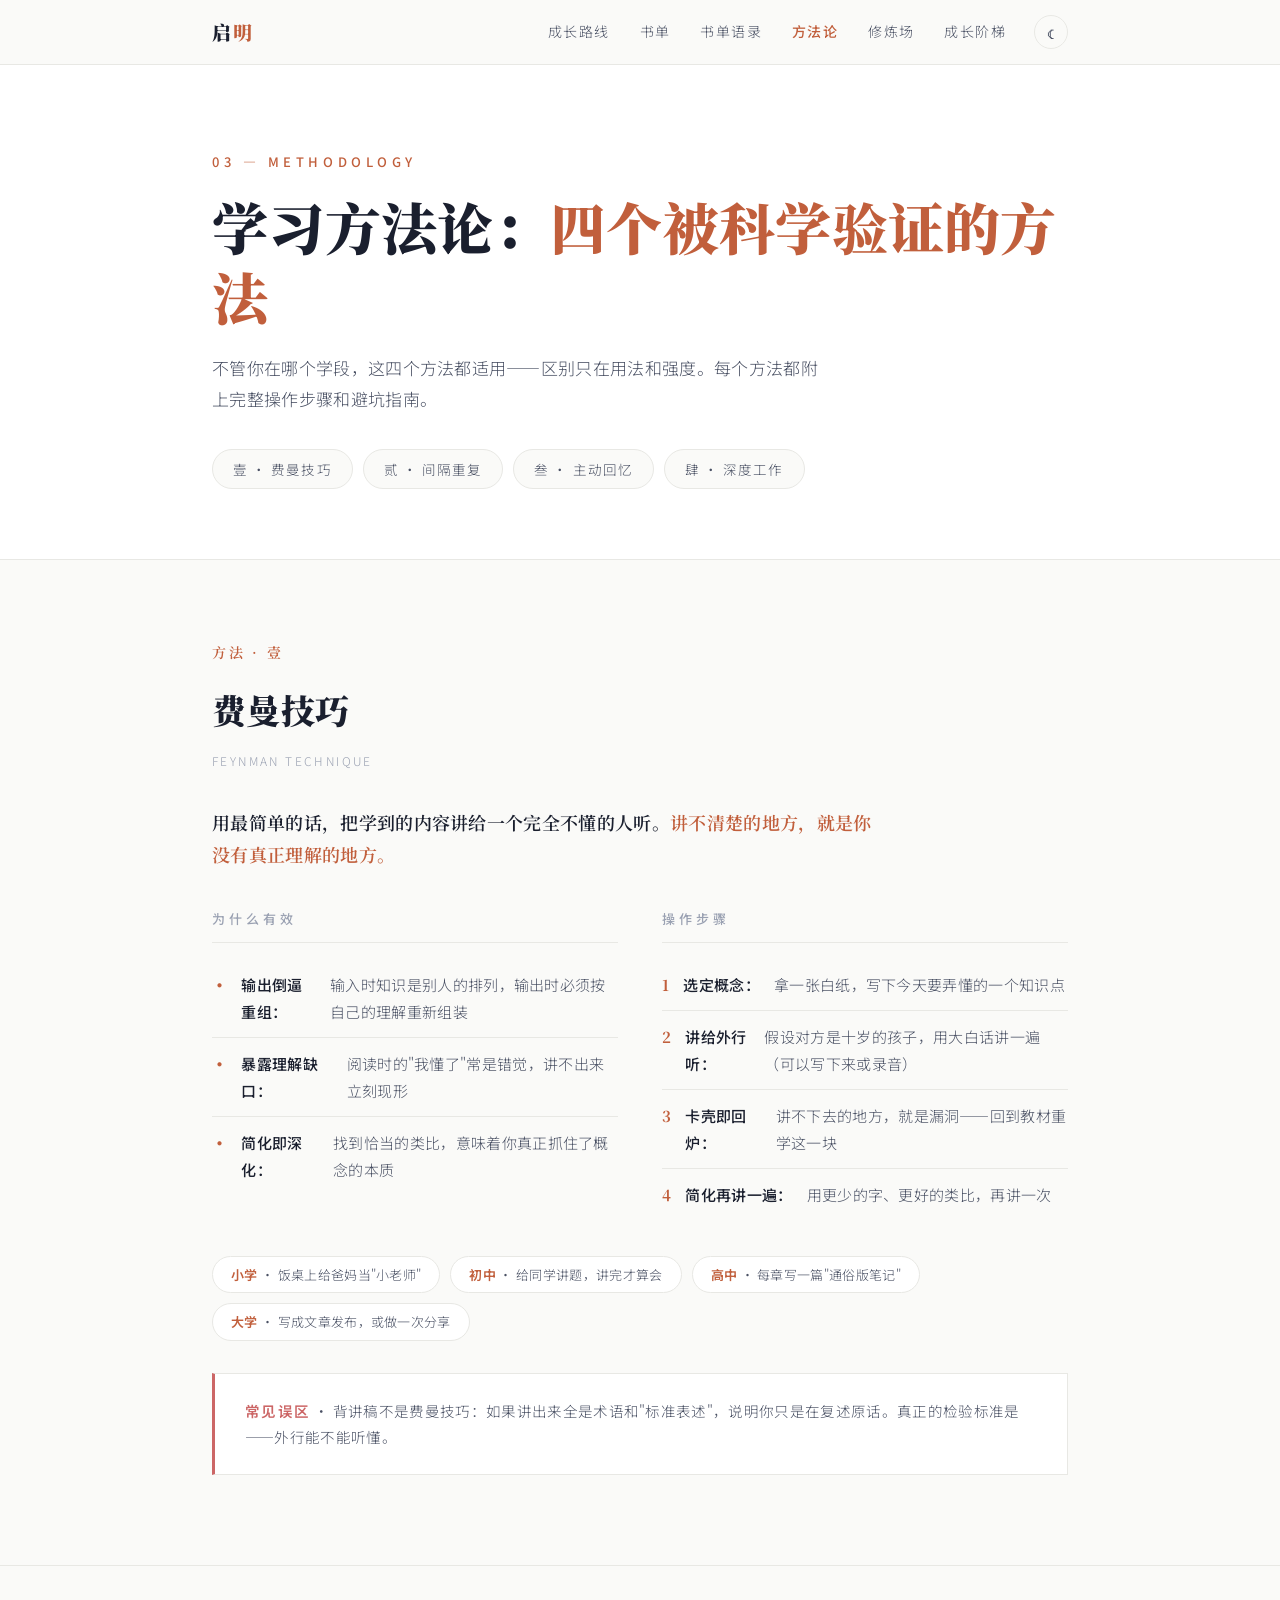
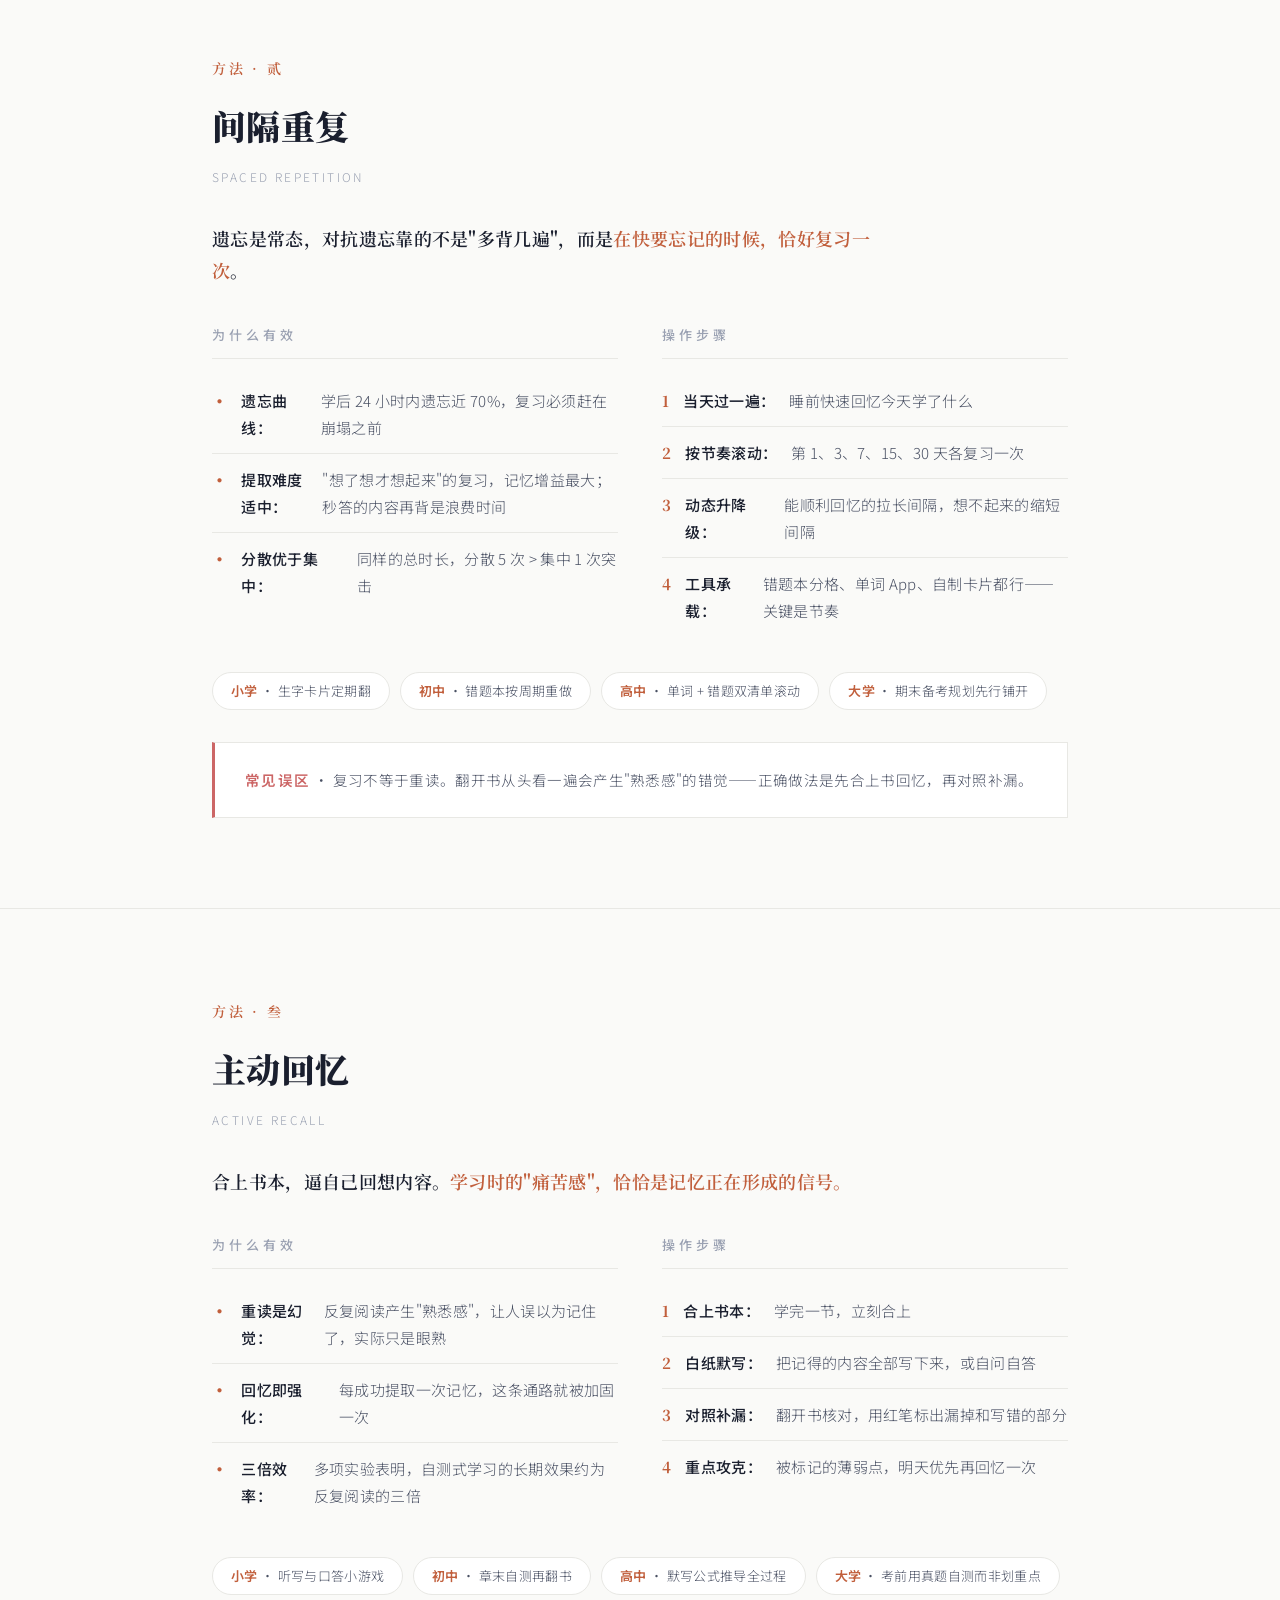
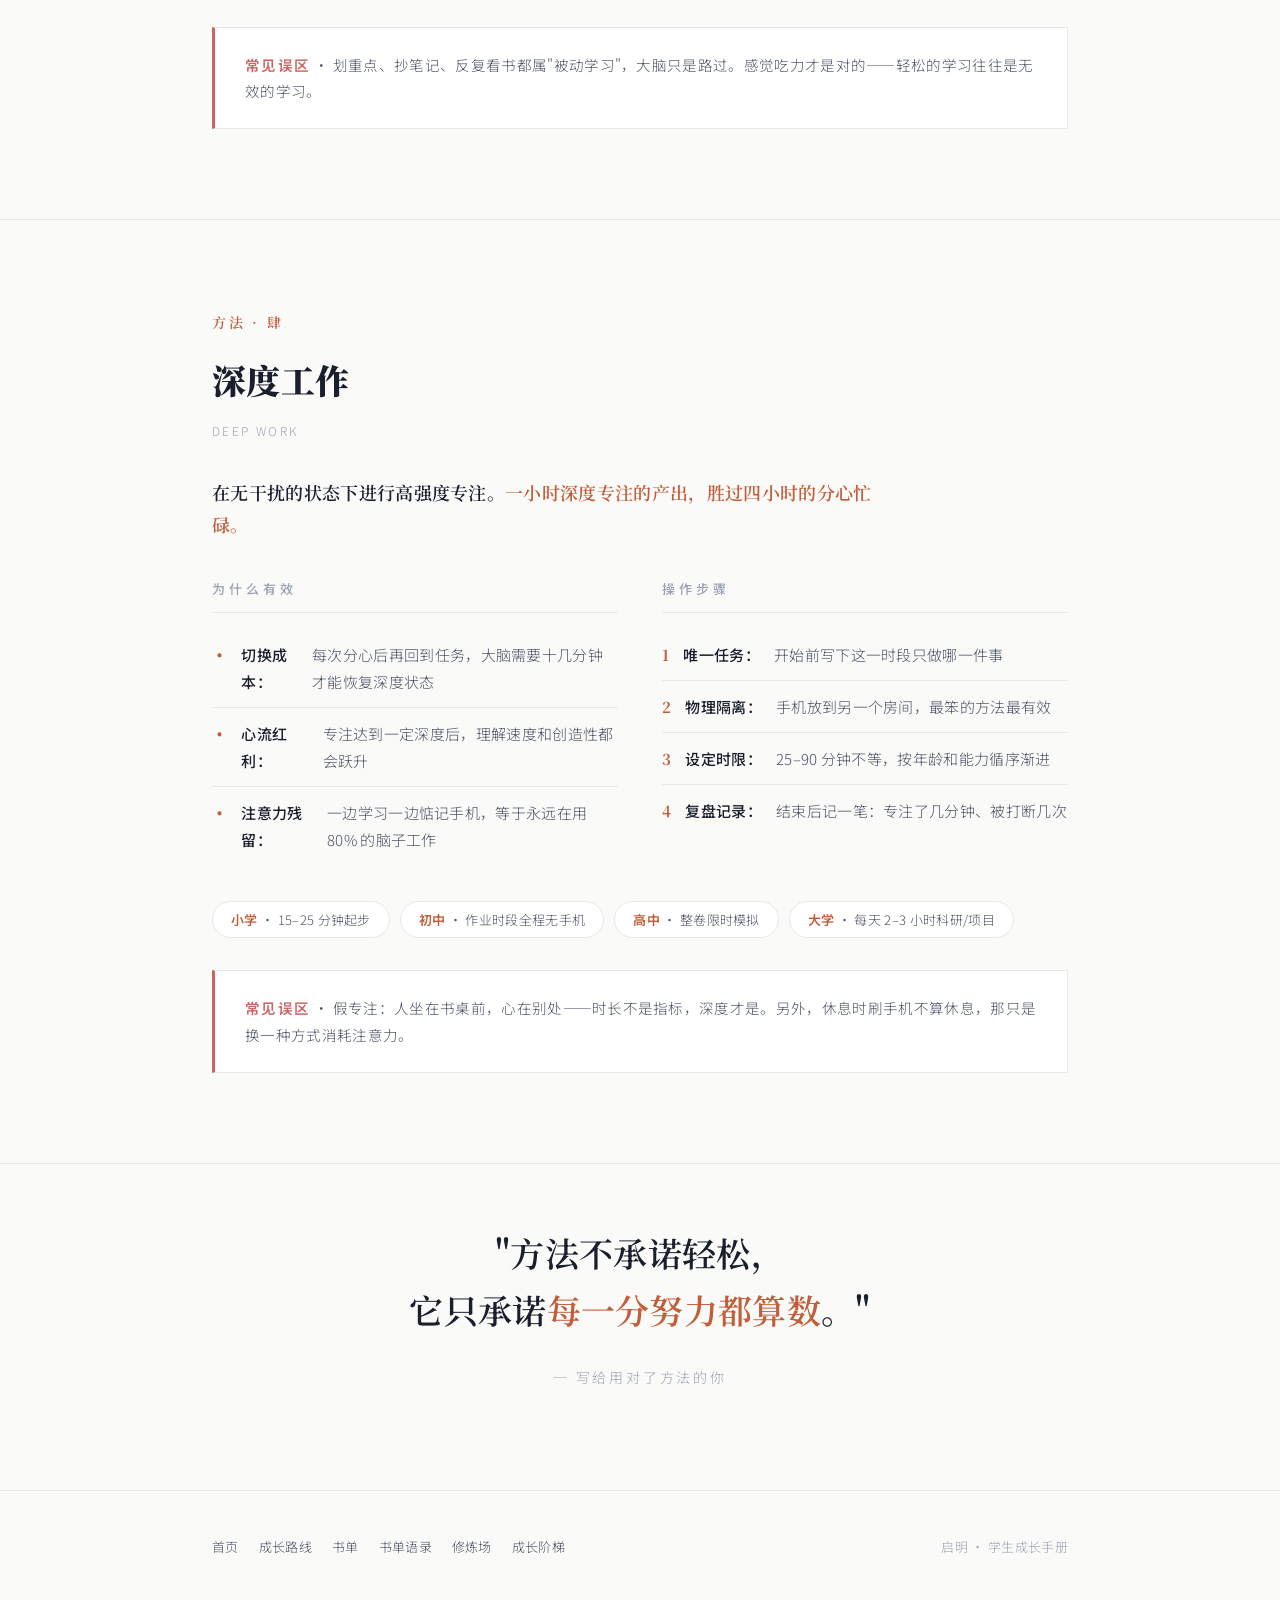
<file: methods.html>
<!DOCTYPE html>
<html lang="zh-CN">
<head>
<meta charset="UTF-8">
<meta name="viewport" content="width=device-width, initial-scale=1.0">
<script>try{document.documentElement.dataset.theme=JSON.parse(localStorage.getItem("xh_theme"))||"light";}catch(e){document.documentElement.dataset.theme="light";}</script>
<title>学习方法论 · 启明</title>
<link rel="preconnect" href="https://fonts.googleapis.com">
<link href="https://fonts.googleapis.com/css2?family=Noto+Serif+SC:wght@400;600;700;900&family=Noto+Sans+SC:wght@300;400;500;700&display=swap" rel="stylesheet">
<link rel="stylesheet" href="assets/style.css?v=3">
</head>
<body>

<nav>
  <div class="wrap">
    <a class="logo" href="index.html">启<em>明</em></a>
    <div class="nav-right">
      <div class="links">
      <a href="stages.html">成长路线</a>
      <a href="books.html">书单</a>
      <a href="quotes.html">书单语录</a>
      <a href="methods.html" class="active">方法论</a>
      <a href="tools.html">修炼场</a>
      <a href="ladder.html">成长阶梯</a>
      </div>
      <button class="theme-toggle" id="themeToggle" aria-label="切换深色/浅色模式" title="切换深色/浅色模式">☾</button>
    </div>
  </div>
</nav>

<!-- 页头 -->
<header class="page-hero">
  <div class="wrap">
    <p class="eyebrow">03 — METHODOLOGY</p>
    <h1>学习方法论：<span class="accent">四个被科学验证的方法</span></h1>
    <p class="lead">不管你在哪个学段，这四个方法都适用——区别只在用法和强度。每个方法都附上完整操作步骤和避坑指南。</p>
    <div class="anchor-pills">
      <a href="#m-feynman">壹 · 费曼技巧</a>
      <a href="#m-spaced">贰 · 间隔重复</a>
      <a href="#m-recall">叁 · 主动回忆</a>
      <a href="#m-deep">肆 · 深度工作</a>
    </div>
  </div>
</header>

<!-- 费曼技巧 -->
<section class="method-block" id="m-feynman" style="padding-top:80px;">
  <div class="wrap">
    <div class="idx reveal">方法 · 壹</div>
    <h3 class="reveal">费曼技巧</h3>
    <p class="en reveal">FEYNMAN TECHNIQUE</p>
    <p class="m-what reveal">用最简单的话，把学到的内容讲给一个完全不懂的人听。<span style="color:var(--accent);">讲不清楚的地方，就是你没有真正理解的地方。</span></p>

    <div class="m-grid reveal">
      <div class="m-sec">
        <h4>为什么有效</h4>
        <ul>
          <li><b>输出倒逼重组：</b>输入时知识是别人的排列，输出时必须按自己的理解重新组装</li>
          <li><b>暴露理解缺口：</b>阅读时的"我懂了"常是错觉，讲不出来立刻现形</li>
          <li><b>简化即深化：</b>找到恰当的类比，意味着你真正抓住了概念的本质</li>
        </ul>
      </div>
      <div class="m-sec">
        <h4>操作步骤</h4>
        <ol>
          <li><b>选定概念：</b>拿一张白纸，写下今天要弄懂的一个知识点</li>
          <li><b>讲给外行听：</b>假设对方是十岁的孩子，用大白话讲一遍（可以写下来或录音）</li>
          <li><b>卡壳即回炉：</b>讲不下去的地方，就是漏洞——回到教材重学这一块</li>
          <li><b>简化再讲一遍：</b>用更少的字、更好的类比，再讲一次</li>
        </ol>
      </div>
    </div>

    <div class="applies reveal">
      <span><b>小学</b> · 饭桌上给爸妈当"小老师"</span>
      <span><b>初中</b> · 给同学讲题，讲完才算会</span>
      <span><b>高中</b> · 每章写一篇"通俗版笔记"</span>
      <span><b>大学</b> · 写成文章发布，或做一次分享</span>
    </div>

    <div class="m-pitfall reveal"><b>常见误区</b> · 背讲稿不是费曼技巧：如果讲出来全是术语和"标准表述"，说明你只是在复述原话。真正的检验标准是——外行能不能听懂。</div>
  </div>
</section>

<!-- 间隔重复 -->
<section class="method-block" id="m-spaced" style="background:var(--paper);">
  <div class="wrap">
    <div class="idx reveal">方法 · 贰</div>
    <h3 class="reveal">间隔重复</h3>
    <p class="en reveal">SPACED REPETITION</p>
    <p class="m-what reveal">遗忘是常态，对抗遗忘靠的不是"多背几遍"，而是<span style="color:var(--accent);">在快要忘记的时候，恰好复习一次</span>。</p>

    <div class="m-grid reveal">
      <div class="m-sec">
        <h4>为什么有效</h4>
        <ul>
          <li><b>遗忘曲线：</b>学后 24 小时内遗忘近 70%，复习必须赶在崩塌之前</li>
          <li><b>提取难度适中：</b>"想了想才想起来"的复习，记忆增益最大；秒答的内容再背是浪费时间</li>
          <li><b>分散优于集中：</b>同样的总时长，分散 5 次 > 集中 1 次突击</li>
        </ul>
      </div>
      <div class="m-sec">
        <h4>操作步骤</h4>
        <ol>
          <li><b>当天过一遍：</b>睡前快速回忆今天学了什么</li>
          <li><b>按节奏滚动：</b>第 1、3、7、15、30 天各复习一次</li>
          <li><b>动态升降级：</b>能顺利回忆的拉长间隔，想不起来的缩短间隔</li>
          <li><b>工具承载：</b>错题本分格、单词 App、自制卡片都行——关键是节奏</li>
        </ol>
      </div>
    </div>

    <div class="applies reveal">
      <span><b>小学</b> · 生字卡片定期翻</span>
      <span><b>初中</b> · 错题本按周期重做</span>
      <span><b>高中</b> · 单词 + 错题双清单滚动</span>
      <span><b>大学</b> · 期末备考规划先行铺开</span>
    </div>

    <div class="m-pitfall reveal"><b>常见误区</b> · 复习不等于重读。翻开书从头看一遍会产生"熟悉感"的错觉——正确做法是先合上书回忆，再对照补漏。</div>
  </div>
</section>

<!-- 主动回忆 -->
<section class="method-block" id="m-recall">
  <div class="wrap">
    <div class="idx reveal">方法 · 叁</div>
    <h3 class="reveal">主动回忆</h3>
    <p class="en reveal">ACTIVE RECALL</p>
    <p class="m-what reveal">合上书本，逼自己回想内容。<span style="color:var(--accent);">学习时的"痛苦感"，恰恰是记忆正在形成的信号。</span></p>

    <div class="m-grid reveal">
      <div class="m-sec">
        <h4>为什么有效</h4>
        <ul>
          <li><b>重读是幻觉：</b>反复阅读产生"熟悉感"，让人误以为记住了，实际只是眼熟</li>
          <li><b>回忆即强化：</b>每成功提取一次记忆，这条通路就被加固一次</li>
          <li><b>三倍效率：</b>多项实验表明，自测式学习的长期效果约为反复阅读的三倍</li>
        </ul>
      </div>
      <div class="m-sec">
        <h4>操作步骤</h4>
        <ol>
          <li><b>合上书本：</b>学完一节，立刻合上</li>
          <li><b>白纸默写：</b>把记得的内容全部写下来，或自问自答</li>
          <li><b>对照补漏：</b>翻开书核对，用红笔标出漏掉和写错的部分</li>
          <li><b>重点攻克：</b>被标记的薄弱点，明天优先再回忆一次</li>
        </ol>
      </div>
    </div>

    <div class="applies reveal">
      <span><b>小学</b> · 听写与口答小游戏</span>
      <span><b>初中</b> · 章末自测再翻书</span>
      <span><b>高中</b> · 默写公式推导全过程</span>
      <span><b>大学</b> · 考前用真题自测而非划重点</span>
    </div>

    <div class="m-pitfall reveal"><b>常见误区</b> · 划重点、抄笔记、反复看书都属"被动学习"，大脑只是路过。感觉吃力才是对的——轻松的学习往往是无效的学习。</div>
  </div>
</section>

<!-- 深度工作 -->
<section class="method-block" id="m-deep" style="background:var(--paper);">
  <div class="wrap">
    <div class="idx reveal">方法 · 肆</div>
    <h3 class="reveal">深度工作</h3>
    <p class="en reveal">DEEP WORK</p>
    <p class="m-what reveal">在无干扰的状态下进行高强度专注。<span style="color:var(--accent);">一小时深度专注的产出，胜过四小时的分心忙碌。</span></p>

    <div class="m-grid reveal">
      <div class="m-sec">
        <h4>为什么有效</h4>
        <ul>
          <li><b>切换成本：</b>每次分心后再回到任务，大脑需要十几分钟才能恢复深度状态</li>
          <li><b>心流红利：</b>专注达到一定深度后，理解速度和创造性都会跃升</li>
          <li><b>注意力残留：</b>一边学习一边惦记手机，等于永远在用 80% 的脑子工作</li>
        </ul>
      </div>
      <div class="m-sec">
        <h4>操作步骤</h4>
        <ol>
          <li><b>唯一任务：</b>开始前写下这一时段只做哪一件事</li>
          <li><b>物理隔离：</b>手机放到另一个房间，最笨的方法最有效</li>
          <li><b>设定时限：</b>25–90 分钟不等，按年龄和能力循序渐进</li>
          <li><b>复盘记录：</b>结束后记一笔：专注了几分钟、被打断几次</li>
        </ol>
      </div>
    </div>

    <div class="applies reveal">
      <span><b>小学</b> · 15–25 分钟起步</span>
      <span><b>初中</b> · 作业时段全程无手机</span>
      <span><b>高中</b> · 整卷限时模拟</span>
      <span><b>大学</b> · 每天 2–3 小时科研/项目</span>
    </div>

    <div class="m-pitfall reveal"><b>常见误区</b> · 假专注：人坐在书桌前，心在别处——时长不是指标，深度才是。另外，休息时刷手机不算休息，那只是换一种方式消耗注意力。</div>
  </div>
</section>

<!-- 座右铭 -->
<section class="motto" style="padding-top:60px;">
  <div class="wrap">
    <blockquote class="reveal">
      "方法不承诺轻松，<br>它只承诺<span class="accent">每一分努力都算数</span>。"
    </blockquote>
    <p class="from reveal">— 写给用对了方法的你</p>
  </div>
</section>

<footer>
  <div class="wrap">
    <div class="f-links">
      <a href="index.html">首页</a>
      <a href="stages.html">成长路线</a>
      <a href="books.html">书单</a>
      <a href="quotes.html">书单语录</a>
      <a href="tools.html">修炼场</a>
      <a href="ladder.html">成长阶梯</a>
    </div>
    <span>启明 · 学生成长手册</span>
  </div>
</footer>

<script src="assets/main.js?v=3"></script>
</body>
</html>
</file>
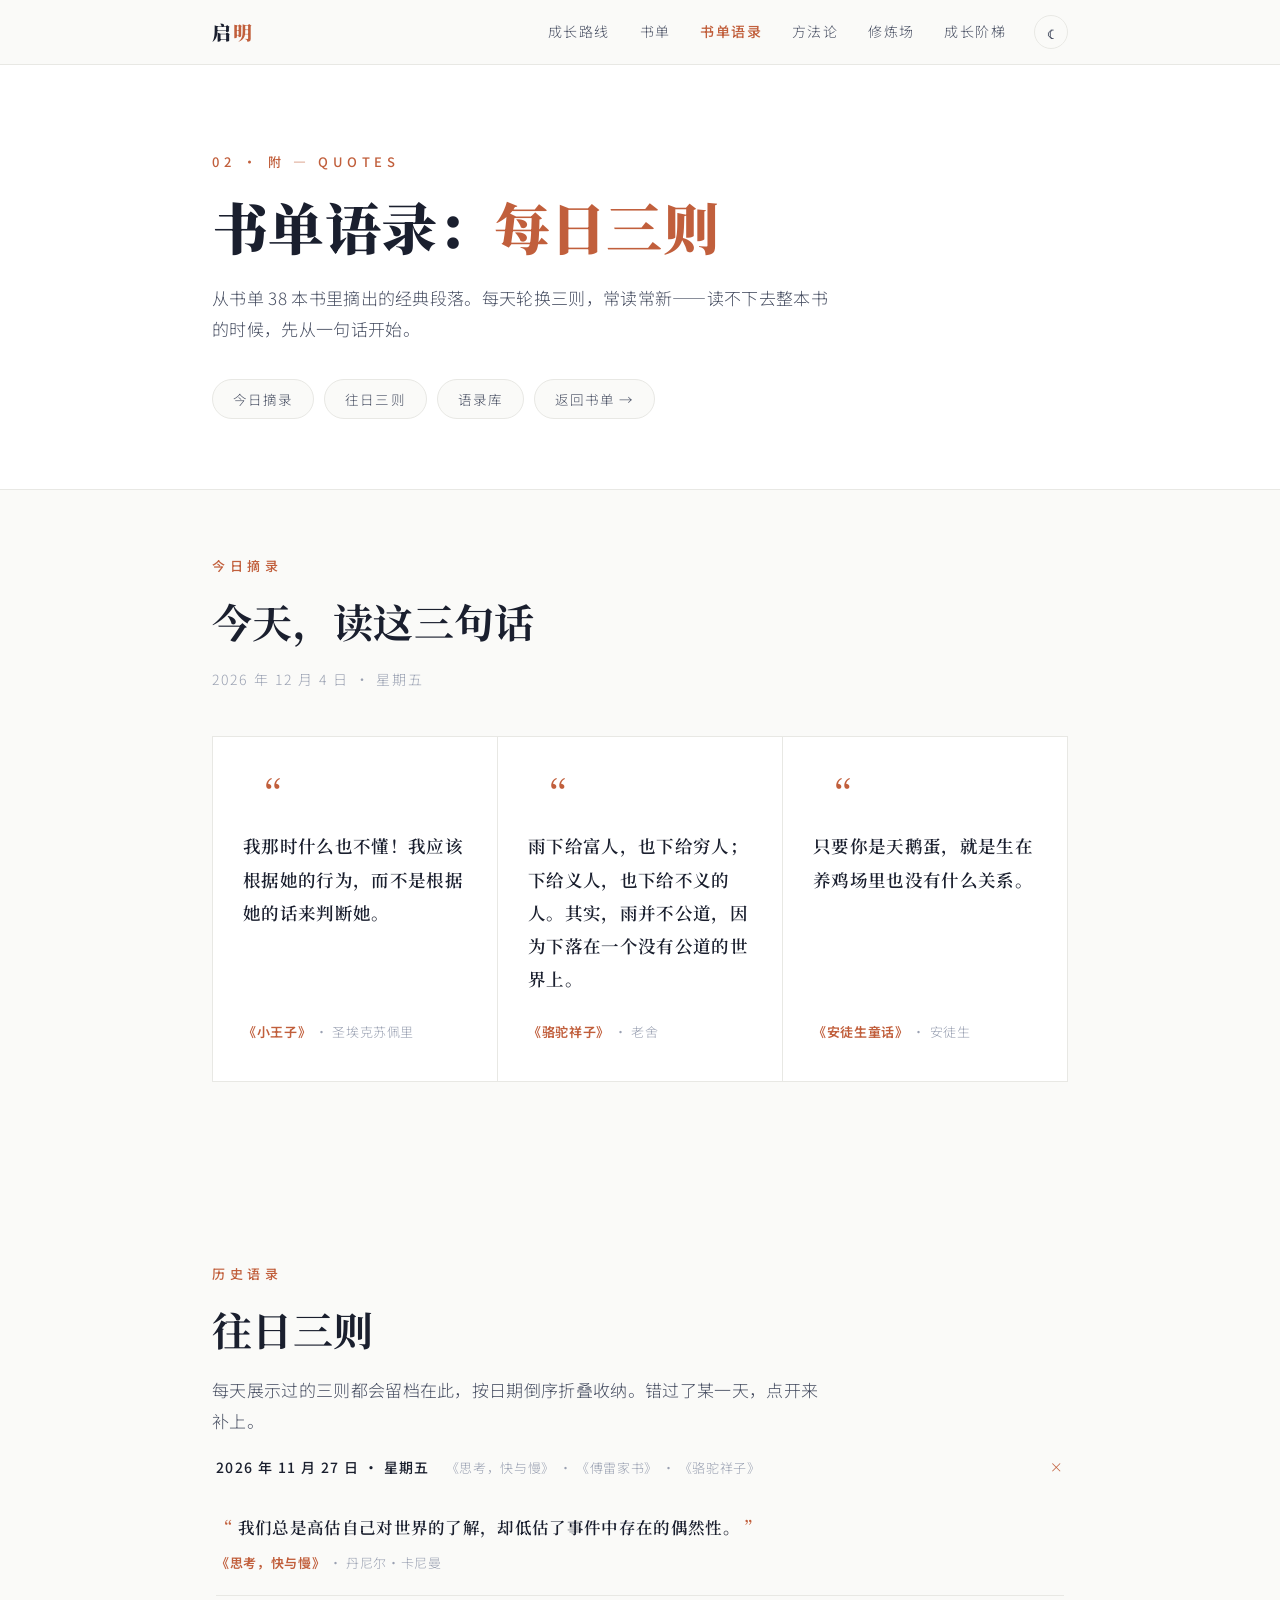
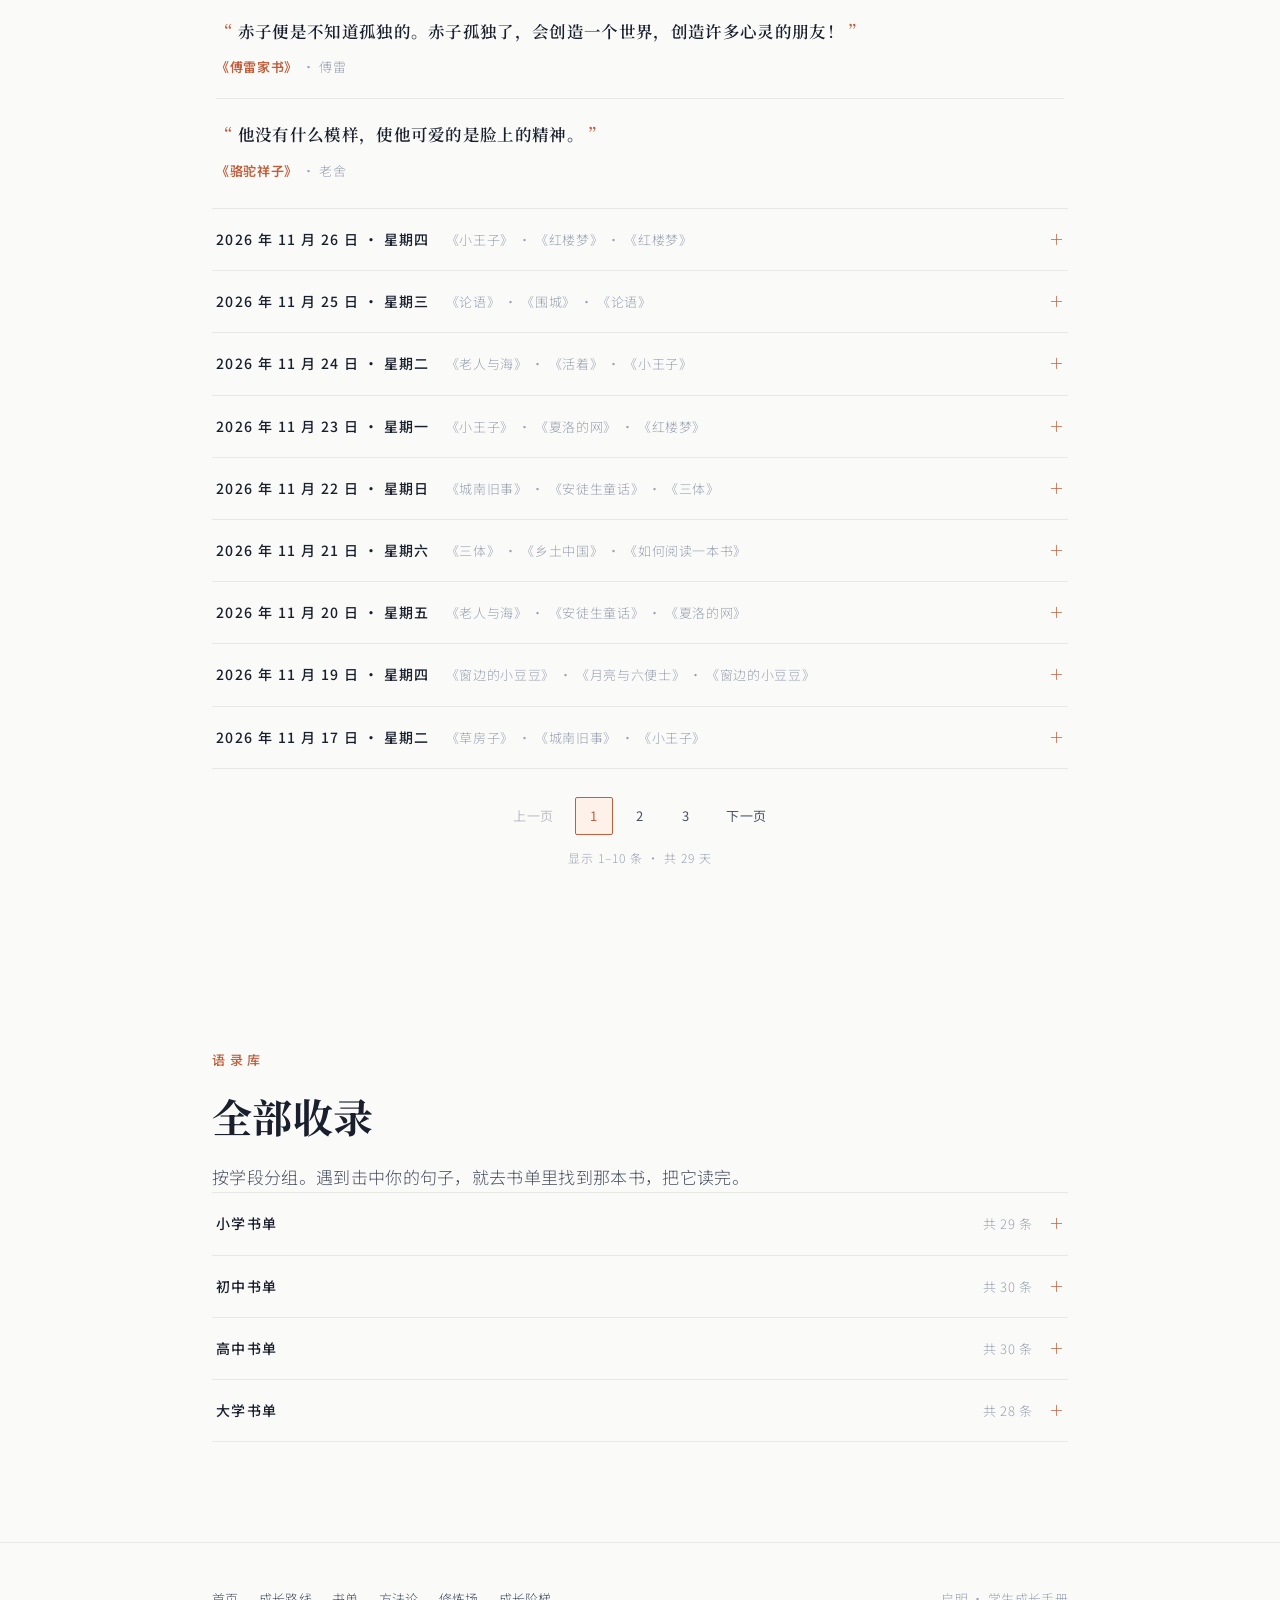
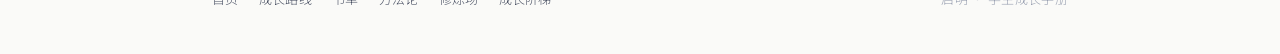
<file: quotes.html>
<!DOCTYPE html>
<html lang="zh-CN">
<head>
<meta charset="UTF-8">
<meta name="viewport" content="width=device-width, initial-scale=1.0">
<script>try{document.documentElement.dataset.theme=JSON.parse(localStorage.getItem("xh_theme"))||"light";}catch(e){document.documentElement.dataset.theme="light";}</script>
<title>书单语录 · 启明</title>
<link rel="preconnect" href="https://fonts.googleapis.com">
<link href="https://fonts.googleapis.com/css2?family=Noto+Serif+SC:wght@400;600;700;900&family=Noto+Sans+SC:wght@300;400;500;700&display=swap" rel="stylesheet">
<link rel="stylesheet" href="assets/style.css?v=5">
</head>
<body>

<nav>
  <div class="wrap">
    <a class="logo" href="index.html">启<em>明</em></a>
    <div class="nav-right">
      <div class="links">
      <a href="stages.html">成长路线</a>
      <a href="books.html">书单</a>
      <a href="quotes.html" class="active">书单语录</a>
      <a href="methods.html">方法论</a>
      <a href="tools.html">修炼场</a>
      <a href="ladder.html">成长阶梯</a>
      </div>
      <button class="theme-toggle" id="themeToggle" aria-label="切换深色/浅色模式" title="切换深色/浅色模式">☾</button>
    </div>
  </div>
</nav>

<!-- 页头 -->
<header class="page-hero">
  <div class="wrap">
    <p class="eyebrow">02 · 附 — QUOTES</p>
    <h1>书单语录：<span class="accent">每日三则</span></h1>
    <p class="lead">从书单 38 本书里摘出的经典段落。每天轮换三则，常读常新——读不下去整本书的时候，先从一句话开始。</p>
    <div class="anchor-pills">
      <a href="#today">今日摘录</a>
      <a href="#history">往日三则</a>
      <a href="#archive">语录库</a>
      <a href="books.html">返回书单 →</a>
    </div>
  </div>
</header>

<!-- 今日摘录 -->
<section id="today" style="padding-top:64px;">
  <div class="wrap">
    <p class="eyebrow reveal">今日摘录</p>
    <h2 class="reveal">今天，读这三句话</h2>
    <p class="q-date reveal" id="qDate"></p>
    <div class="q-grid reveal" id="qToday"></div>
  </div>
</section>

<!-- 历史语录 -->
<section id="history" style="padding-top:80px;">
  <div class="wrap">
    <p class="eyebrow reveal">历史语录</p>
    <h2 class="reveal">往日三则</h2>
    <p class="lead reveal">每天展示过的三则都会留档在此，按日期倒序折叠收纳。错过了某一天，点开来补上。</p>
    <div class="q-arch reveal" id="qHistory"></div>
  </div>
</section>

<!-- 语录库 -->
<section id="archive" style="padding-top:80px;">
  <div class="wrap">
    <p class="eyebrow reveal">语录库</p>
    <h2 class="reveal">全部收录</h2>
    <p class="lead reveal">按学段分组。遇到击中你的句子，就去书单里找到那本书，把它读完。</p>
    <div class="q-arch reveal" id="qArchive"></div>
  </div>
</section>

<footer>
  <div class="wrap">
    <div class="f-links">
      <a href="index.html">首页</a>
      <a href="stages.html">成长路线</a>
      <a href="books.html">书单</a>
      <a href="methods.html">方法论</a>
      <a href="tools.html">修炼场</a>
      <a href="ladder.html">成长阶梯</a>
    </div>
    <span>启明 · 学生成长手册</span>
  </div>
</footer>

<script src="assets/main.js?v=3"></script>
<script>
/* ================== 语录数据（出自书单 38 本） ================== */
const QUOTES = [
  /* 小学书单 */
  { t: "你一直是我的朋友，这件事本身就是一件了不起的事。", b: "《夏洛的网》", a: "E.B.怀特", s: "primary" },
  { t: "真正重要的东西，用眼睛是看不见的，只有用心才能看清。", b: "《小王子》", a: "圣埃克苏佩里", s: "primary" },
  { t: "无论哪个孩子，当他出世的时候，都具有优良的品质。", b: "《窗边的小豆豆》", a: "黑柳彻子", s: "primary" },
  { t: "在这个绿色的小小世界里，不知道会有多少忙碌的小生命在生生不息。", b: "《昆虫记》", a: "法布尔", s: "primary" },
  { t: "美的力量绝不亚于思想的力量。", b: "《草房子》", a: "曹文轩", s: "primary" },

  /* 初中书单 */
  { t: "生活不能等待别人来安排，要自己去争取和奋斗。", b: "《平凡的世界》", a: "路遥", s: "junior" },
  { t: "爸爸的花儿落了，我也不再是小孩子。", b: "《城南旧事》", a: "林海音", s: "junior" },
  { t: "你是谁？世界从哪里来？", b: "《苏菲的世界》", a: "乔斯坦·贾德", s: "junior" },
  { t: "给岁月以文明，而不是给文明以岁月。", b: "《三体》", a: "刘慈欣", s: "junior" },
  { t: "辛酸的眼泪是培养你心灵的酒浆。", b: "《傅雷家书》", a: "傅雷", s: "junior" },
  { t: "从来如此，便对么？", b: "《呐喊》", a: "鲁迅", s: "junior" },
  { t: "决定我们成为什么样的人的，不是我们的能力，而是我们的选择。", b: "《哈利·波特》系列", a: "J.K.罗琳", s: "junior" },

  /* 高中书单 */
  { t: "人是为活着本身而活着的，而不是为了活着之外的任何事物所活着。", b: "《活着》", a: "余华", s: "senior" },
  { t: "世事洞明皆学问，人情练达即文章。", b: "《红楼梦》", a: "曹雪芹", s: "senior" },
  { t: "满地都是六便士，他却抬头看见了月亮。", b: "《月亮与六便士》", a: "毛姆", s: "senior" },
  { t: "从基层上看去，中国社会是乡土性的。", b: "《乡土中国》", a: "费孝通", s: "senior" },
  { t: "中国两千年来，以道德代替法制，这是一切问题的症结。", b: "《万历十五年》", a: "黄仁宇", s: "senior" },
  { t: "我们并没有驯化小麦，反而是小麦驯化了我们。", b: "《人类简史》", a: "尤瓦尔·赫拉利", s: "senior" },
  { t: "天才是训练的产物，而训练的意义在于不断走出舒适区。", b: "《刻意练习》", a: "安德斯·艾利克森", s: "senior" },
  { t: "如果我们找到了宇宙为何存在的答案，那将是人类理性的终极胜利。", b: "《时间简史》", a: "霍金", s: "senior" },
  { t: "竹杖芒鞋轻胜马，谁怕？一蓑烟雨任平生。", b: "《苏东坡传》", a: "林语堂 · 引苏轼词", s: "senior" },

  /* 大学书单 */
  { t: "我们对自己确信的事物过于自信，却很少意识到自己不知道什么。", b: "《思考，快与慢》", a: "丹尼尔·卡尼曼", s: "college" },
  { t: "批判性思维不是怀疑一切，而是有依据地判断一切。", b: "《学会提问》", a: "尼尔·布朗", s: "college" },
  { t: "阅读越主动，效果越好；对作品要求的越多，获得的就越多。", b: "《如何阅读一本书》", a: "莫提默·艾德勒", s: "college" },
  { t: "决定你能走多远的，不是天赋的起点，而是你如何看待努力与失败。", b: "《终身成长》", a: "卡罗尔·德韦克", s: "college" },
  { t: "各族群的历史循着不同的轨迹开展，那是环境而非生物差异造成的。", b: "《枪炮、病菌与钢铁》", a: "贾雷德·戴蒙德", s: "college" },
  { t: "理解中国经济，先要理解政府在其中扮演的角色。", b: "《置身事内》", a: "兰小欢", s: "college" },
  { t: "自由就是被别人讨厌。", b: "《被讨厌的勇气》", a: "岸见一郎", s: "college" },
  { t: "不带评论的观察，是人类智力的最高形式。", b: "《非暴力沟通》", a: "马歇尔·卢森堡", s: "college" },
  { t: "反过来想，总是反过来想。", b: "《穷查理宝典》", a: "查理·芒格", s: "college" },

  /* 2026-10-20 新增 */
  { t: "只要你是天鹅蛋，就是生在养鸡场里也没有什么关系。", b: "《安徒生童话》", a: "安徒生", s: "primary" },
  { t: "心生，种种魔生；心灭，种种魔灭。", b: "《西游记》", a: "吴承恩", s: "junior" },
  { t: "一个人可以被毁灭，但不能被打败。", b: "《老人与海》", a: "海明威", s: "senior" },

  /* 2026-10-21 新增 */
  { t: "她们俩在光明和快乐中飞走了，越飞越高，飞到那没有寒冷，没有饥饿，也没有痛苦的地方去了。", b: "《安徒生童话》", a: "安徒生", s: "primary" },
  { t: "雨下给富人，也下给穷人；下给义人，也下给不义的人。其实，雨并不公道，因为下落在一个没有公道的世界上。", b: "《骆驼祥子》", a: "老舍", s: "junior" },
  { t: "痛苦 + 反思 = 进步。", b: "《原则》", a: "瑞·达利欧", s: "college" },

  /* 2026-10-22 新增 */
  { t: "正是你为你的玫瑰花费的时间，才使你的玫瑰变得如此重要。", b: "《小王子》", a: "圣埃克苏佩里", s: "primary" },
  { t: "即使最平凡的人，也得要为他那个世界的存在而战斗。", b: "《平凡的世界》", a: "路遥", s: "junior" },
  { t: "过去都是假的，回忆是一条没有归途的路。", b: "《百年孤独》", a: "加西亚·马尔克斯", s: "college" },

  /* 2026-10-23 新增 */
  { t: "谁都知道人活着该做一点有意义的事情。", b: "《夏洛的网》", a: "E.B.怀特", s: "primary" },
  { t: "弱小和无知不是生存的障碍，傲慢才是。", b: "《三体》", a: "刘慈欣", s: "junior" },
  { t: "围在城里的人想逃出来，城外的人想冲进去。对婚姻也罢，职业也罢，人生的愿望大都如此。", b: "《围城》", a: "钱钟书", s: "senior" },

  /* 2026-10-26 新增 */
  { t: "世界上最可怕的事情，莫过于有眼睛却发现不了美，有耳朵却不会欣赏音乐，有心灵却无法理解什么是真。", b: "《窗边的小豆豆》", a: "黑柳彻子", s: "primary" },
  { t: "希望是本无所谓有，无所谓无的。这正如地上的路；其实地上本没有路，走的人多了，也便成了路。", b: "《呐喊》", a: "鲁迅", s: "junior" },
  { t: "自控力最强的人不是从与自我的较量中获得自控，而是学会了如何接受相互冲突的自我，并将这些自我融为一体。", b: "《自控力》", a: "凯利·麦格尼格尔", s: "college" },

  /* 2026-10-27 新增 */
  { t: "在海的远处，水是那么蓝，像最美丽的矢车菊花瓣，同时又是那么清，像最明亮的玻璃。", b: "《安徒生童话》", a: "安徒生", s: "primary" },
  { t: "假作真时真亦假，无为有处有还无。", b: "《红楼梦》", a: "曹雪芹", s: "senior" },
  { t: "我步入丛林，因为我希望生活得有意义，我希望活得深刻，并汲取生命中所有的精华。", b: "《瓦尔登湖》", a: "亨利·戴维·梭罗", s: "college" },

  /* 2026-10-28 新增 */
  { t: "所有的大人最初都是孩子，只是很少有人记得这一点。", b: "《小王子》", a: "圣埃克苏佩里", s: "primary" },
  { t: "赤子便是不知道孤独的。赤子孤独了，会创造一个世界，创造许多心灵的朋友！", b: "《傅雷家书》", a: "傅雷", s: "junior" },
  { t: "身后有余忘缩手，眼前无路想回头。", b: "《红楼梦》", a: "曹雪芹", s: "senior" },

  /* 2026-10-29 新增 */
  { t: "威尔伯永远忘不了夏洛。它虽然热爱它的子女、孙子女、曾孙子女，可是这些新蜘蛛没有一只能取代夏洛在它心中的位置。", b: "《夏洛的网》", a: "E.B.怀特", s: "primary" },
  { t: "夏天过去，秋天过去，冬天又来了，骆驼队又来了，但是童年却一去不还。", b: "《城南旧事》", a: "林海音", s: "junior" },
  { t: "满纸荒唐言，一把辛酸泪！都云作者痴，谁解其中味？", b: "《红楼梦》", a: "曹雪芹", s: "senior" },

  /* 2026-11-02 新增 */
  { t: "当我还是一只丑小鸭的时候，我做梦也没有想到会有这么多的幸福！", b: "《安徒生童话》", a: "安徒生", s: "primary" },
  { t: "凡事总须研究，才会明白。", b: "《呐喊》", a: "鲁迅", s: "junior" },
  { t: "机关算尽太聪明，反算了卿卿性命。", b: "《红楼梦》", a: "曹雪芹", s: "senior" },

  /* 2026-11-03 新增 */
  { t: "星星发亮是为了让每一个人有一天都能找到属于自己的星星。", b: "《小王子》", a: "圣埃克苏佩里", s: "primary" },
  { t: "一个人惟有敢于正视现实，正视错误，用理智分析，彻底感悟，才不至于被回忆侵蚀。", b: "《傅雷家书》", a: "傅雷", s: "junior" },
  { t: "太多的资讯就如同太少的资讯一样，都是一种对理解力的阻碍。", b: "《如何阅读一本书》", a: "莫提默·艾德勒", s: "college" },

  /* 2026-11-04 新增 */
  { t: "如果你驯养了我，我们将会彼此需要，对我而言，你将是宇宙间的唯一了，我对你来说，也是世界上唯一的了。", b: "《小王子》", a: "圣埃克苏佩里", s: "primary" },
  { t: "以笑的方式哭，在死亡的伴随下活着。", b: "《活着》", a: "余华", s: "senior" },
  { t: "要得到你想要的某样东西，最可靠的办法是让你自己配得上它。", b: "《穷查理宝典》", a: "查理·芒格", s: "college" },

  /* 2026-11-05 新增 */
  { t: "如果你说你在下午四点来，从三点钟开始，我就开始感觉很快乐，时间越临近，我就越来越感到快乐。", b: "《小王子》", a: "圣埃克苏佩里", s: "primary" },
  { t: "生活中真正的勇士向来默默无闻，喧哗不止的永远是自视高贵的一群。", b: "《平凡的世界》", a: "路遥", s: "junior" },
  { t: "决定我们自身的不是过去的经历，而是我们自己赋予经历的意义。", b: "《被讨厌的勇气》", a: "岸见一郎", s: "college" },

  /* 2026-11-06 新增 */
  { t: "生命到底是什么啊？我们出生，我们活上一阵子，我们死去。", b: "《夏洛的网》", a: "E.B.怀特", s: "primary" },
  { t: "好风频借力，送我上青云！", b: "《红楼梦》", a: "曹雪芹", s: "senior" },
  { t: "人生不是与他人的比赛。", b: "《被讨厌的勇气》", a: "岸见一郎", s: "college" },

  /* 2026-11-09 新增 */
  { t: "得失成败尽量置之度外，只求竭尽所能，无愧于心。", b: "《傅雷家书》", a: "傅雷", s: "junior" },
  { t: "质本洁来还洁去，强于污淖陷渠沟。", b: "《红楼梦》", a: "曹雪芹", s: "senior" },
  { t: "重要的不是被给予了什么，而是如何去利用被给予的东西。", b: "《被讨厌的勇气》", a: "岸见一郎", s: "college" },

  /* 2026-11-10 新增 */
  { t: "沙漠如此美丽，是因为它在某个地方隐藏了水井。", b: "《小王子》", a: "圣埃克苏佩里", s: "primary" },
  { t: "你的无畏来源于无知。", b: "《三体》", a: "刘慈欣", s: "junior" },
  { t: "现在不是去想缺少什么的时候，该想一想凭现有的东西你能做什么。", b: "《老人与海》", a: "海明威", s: "senior" },

  /* 2026-11-11 新增 */
  { t: "我从来没有试过，又怎么知道我一定不会呢？", b: "《长袜子皮皮》", a: "林格伦", s: "primary" },
  { t: "你只有探索才知道答案。", b: "《海底两万里》", a: "儒勒·凡尔纳", s: "junior" },
  { t: "只要人们认为我们是在强迫他们，他们就不会乐于满足我们的需要。", b: "《非暴力沟通》", a: "马歇尔·卢森堡", s: "college" },

  /* 2026-11-12 新增 */
  { t: "我们是多么喜欢长高了变成大人，我们又是多么怕呢！", b: "《城南旧事》", a: "林海音", s: "junior" },
  { t: "从乡土社会进入现代社会的过程中，我们在乡土社会中所养成的生活方式处处产生了流弊。", b: "《乡土中国》", a: "费孝通", s: "senior" },
  { t: "我们倾听他们，是为了构建自己的答案，而不是为了反驳他们。", b: "《学会提问》", a: "尼尔·布朗", s: "college" },

  /* 2026-11-13 新增 */
  { t: "你真是一个好孩子呀！", b: "《窗边的小豆豆》", a: "黑柳彻子", s: "primary" },
  { t: "每一天都是一个新的日子。走运当然是好的，不过我情愿做到分毫不差。", b: "《老人与海》", a: "海明威", s: "senior" },
  { t: "我们总是高估自己对世界的了解，却低估了事件中存在的偶然性。", b: "《思考，快与慢》", a: "丹尼尔·卡尼曼", s: "college" },

  /* 2026-11-16 新增 */
  { t: "我为你结网，因为我喜欢你。", b: "《夏洛的网》", a: "E.B.怀特", s: "primary" },
  { t: "要成为一个优秀的哲学家，只有一个条件：要有好奇心。", b: "《苏菲的世界》", a: "乔斯坦·贾德", s: "junior" },
  { t: "金钱是有史以来最普遍也最有效的互信系统。", b: "《人类简史》", a: "尤瓦尔·赫拉利", s: "senior" },

  /* 2026-11-17 新增 */
  { t: "他感到太幸福了，但他一点也不骄傲，因为一颗好的心是永远不会骄傲的。", b: "《安徒生童话》", a: "安徒生", s: "primary" },
  { t: "山高自有客行路，水深自有渡船人。", b: "《西游记》", a: "吴承恩", s: "junior" },
  { t: "我宁可坐在一只大南瓜上，由我一个人占有它，不愿意挤在天鹅绒的垫子上。", b: "《瓦尔登湖》", a: "亨利·戴维·梭罗", s: "college" },

  /* 2026-11-19 新增 */
  { t: "可是他什么衣服也没有穿呀！", b: "《安徒生童话》", a: "安徒生", s: "primary" },
  { t: "任凭弱水三千，我只取一瓢饮。", b: "《红楼梦》", a: "曹雪芹", s: "senior" },
  { t: "一个人若能自信地向他梦想的方向行进，努力经营他所想望的生活，他是可以获得通常还意想不到的成功的。", b: "《瓦尔登湖》", a: "亨利·戴维·梭罗", s: "college" },

  /* 2026-11-20 新增 */
  { t: "一叶浮萍归大海，人生何处不相逢。", b: "《西游记》", a: "吴承恩", s: "junior" },
  { t: "乱烘烘你方唱罢我登场，反认他乡是故乡。", b: "《红楼梦》", a: "曹雪芹", s: "senior" },
  { t: "学而不思则罔，思而不学则殆。", b: "《论语》", a: "孔子及其弟子", s: "college" },

  /* 2026-11-21 新增 */
  { t: "这是使某一天与其他日子不同，使某一时刻与其他时刻不同。", b: "《小王子》", a: "圣埃克苏佩里", s: "primary" },
  { t: "人一辈子都在高潮——低潮中浮沉，惟有庸碌的人，生活才如死水一般；或者要有极高的修养，方能廓然无累，真正的解脱。", b: "《傅雷家书》", a: "傅雷", s: "junior" },
  { t: "好一似食尽鸟投林，落了片白茫茫大地真干净！", b: "《红楼梦》", a: "曹雪芹", s: "senior" },

  /* 2026-11-22 新增 */
  { t: "我那时什么也不懂！我应该根据她的行为，而不是根据她的话来判断她。", b: "《小王子》", a: "圣埃克苏佩里", s: "primary" },
  { t: "人心生一念，天地悉皆知。善恶若无报，乾坤必有私。", b: "《西游记》", a: "吴承恩", s: "junior" },
  { t: "君子求诸己，小人求诸人。", b: "《论语》", a: "孔子及其弟子", s: "college" },

  /* 2026-11-23 新增 */
  { t: "人之初，性本善。性相近，习相远。", b: "《三字经》", a: "王应麟（传）", s: "primary" },
  { t: "一朝春尽红颜老，花落人亡两不知！", b: "《红楼梦》", a: "曹雪芹", s: "senior" },
  { t: "知之者不如好之者，好之者不如乐之者。", b: "《论语》", a: "孔子及其弟子", s: "college" },

  /* 2026-11-24 新增 */
  { t: "我在朦胧中，眼前展开一片海边碧绿的沙地来，上面深蓝的天空中挂着一轮金黄的圆月。", b: "《呐喊》", a: "鲁迅", s: "junior" },
  { t: "一个是阆苑仙葩，一个是美玉无瑕。", b: "《红楼梦》", a: "曹雪芹", s: "senior" },
  { t: "见贤思齐焉，见不贤而内自省也。", b: "《论语》", a: "孔子及其弟子", s: "college" },

  /* 2026-11-25 新增 */
  { t: "你太习惯这个世界了，才会对任何事情都不感到惊奇。", b: "《苏菲的世界》", a: "乔斯坦·贾德", s: "junior" },
  { t: "1587年，是为万历十五年，岁次丁亥，表面上似乎是四海升平，无事可记，实际上我们的大明帝国却已经走到了它发展的尽头。", b: "《万历十五年》", a: "黄仁宇", s: "senior" },
  { t: "一切烦恼都是人际关系的烦恼。", b: "《被讨厌的勇气》", a: "岸见一郎", s: "college" },

  /* 2026-11-26 新增 */
  { t: "四年黑暗中的苦工，一个月阳光下的享乐，这就是蝉的生活。", b: "《昆虫记》", a: "法布尔", s: "primary" },
  { t: "生活包含着更广阔的意义，而不在于我们实际得到了什么；关键是我们的心灵是否充实。", b: "《平凡的世界》", a: "路遥", s: "junior" },
  { t: "从土里长出过光荣的历史，自然也会受到土的束缚。", b: "《乡土中国》", a: "费孝通", s: "senior" },

  /* 2026-11-27 新增 */
  { t: "玉不琢，不成器；人不学，不知义。", b: "《三字经》", a: "王应麟（传）", s: "primary" },
  { t: "他没有什么模样，使他可爱的是脸上的精神。", b: "《骆驼祥子》", a: "老舍", s: "junior" },
  { t: "任何大规模人类合作的根基，都在于某种只存在于集体想象中的虚构故事。", b: "《人类简史》", a: "尤瓦尔·赫拉利", s: "senior" }
];

const STAGE_LABEL = { primary: "小学书单", junior: "初中书单", senior: "高中书单", college: "大学书单" };

/* ================== 历史语录（每日三则留档，新的在前） ================== */
const HISTORY = [
  { d: "2026-11-27", p: [
    { t: "我们总是高估自己对世界的了解，却低估了事件中存在的偶然性。", b: "《思考，快与慢》", a: "丹尼尔·卡尼曼" },
    { t: "赤子便是不知道孤独的。赤子孤独了，会创造一个世界，创造许多心灵的朋友！", b: "《傅雷家书》", a: "傅雷" },
    { t: "他没有什么模样，使他可爱的是脸上的精神。", b: "《骆驼祥子》", a: "老舍" }
  ]},
  { d: "2026-11-26", p: [
    { t: "沙漠如此美丽，是因为它在某个地方隐藏了水井。", b: "《小王子》", a: "圣埃克苏佩里" },
    { t: "假作真时真亦假，无为有处有还无。", b: "《红楼梦》", a: "曹雪芹" },
    { t: "质本洁来还洁去，强于污淖陷渠沟。", b: "《红楼梦》", a: "曹雪芹" }
  ]},
  { d: "2026-11-25", p: [
    { t: "见贤思齐焉，见不贤而内自省也。", b: "《论语》", a: "孔子及其弟子" },
    { t: "围在城里的人想逃出来，城外的人想冲进去。对婚姻也罢，职业也罢，人生的愿望大都如此。", b: "《围城》", a: "钱钟书" },
    { t: "君子求诸己，小人求诸人。", b: "《论语》", a: "孔子及其弟子" }
  ]},
  { d: "2026-11-24", p: [
    { t: "一个人可以被毁灭，但不能被打败。", b: "《老人与海》", a: "海明威" },
    { t: "人是为活着本身而活着的，而不是为了活着之外的任何事物所活着。", b: "《活着》", a: "余华" },
    { t: "这是使某一天与其他日子不同，使某一时刻与其他时刻不同。", b: "《小王子》", a: "圣埃克苏佩里" }
  ]},
  { d: "2026-11-23", p: [
    { t: "正是你为你的玫瑰花费的时间，才使你的玫瑰变得如此重要。", b: "《小王子》", a: "圣埃克苏佩里" },
    { t: "谁都知道人活着该做一点有意义的事情。", b: "《夏洛的网》", a: "E.B.怀特" },
    { t: "好一似食尽鸟投林，落了片白茫茫大地真干净！", b: "《红楼梦》", a: "曹雪芹" }
  ]},
  { d: "2026-11-22", p: [
    { t: "爸爸的花儿落了，我也不再是小孩子。", b: "《城南旧事》", a: "林海音" },
    { t: "可是他什么衣服也没有穿呀！", b: "《安徒生童话》", a: "安徒生" },
    { t: "弱小和无知不是生存的障碍，傲慢才是。", b: "《三体》", a: "刘慈欣" }
  ]},
  { d: "2026-11-21", p: [
    { t: "给岁月以文明，而不是给文明以岁月。", b: "《三体》", a: "刘慈欣" },
    { t: "从乡土社会进入现代社会的过程中，我们在乡土社会中所养成的生活方式处处产生了流弊。", b: "《乡土中国》", a: "费孝通" },
    { t: "太多的资讯就如同太少的资讯一样，都是一种对理解力的阻碍。", b: "《如何阅读一本书》", a: "莫提默·艾德勒" }
  ]},
  { d: "2026-11-20", p: [
    { t: "一个人可以被毁灭，但不能被打败。", b: "《老人与海》", a: "海明威" },
    { t: "她们俩在光明和快乐中飞走了，越飞越高，飞到那没有寒冷，没有饥饿，也没有痛苦的地方去了。", b: "《安徒生童话》", a: "安徒生" },
    { t: "你一直是我的朋友，这件事本身就是一件了不起的事。", b: "《夏洛的网》", a: "E.B.怀特" }
  ]},
  { d: "2026-11-19", p: [
    { t: "无论哪个孩子，当他出世的时候，都具有优良的品质。", b: "《窗边的小豆豆》", a: "黑柳彻子" },
    { t: "满地都是六便士，他却抬头看见了月亮。", b: "《月亮与六便士》", a: "毛姆" },
    { t: "世界上最可怕的事情，莫过于有眼睛却发现不了美，有耳朵却不会欣赏音乐，有心灵却无法理解什么是真。", b: "《窗边的小豆豆》", a: "黑柳彻子" }
  ]},
  { d: "2026-11-17", p: [
    { t: "美的力量绝不亚于思想的力量。", b: "《草房子》", a: "曹文轩" },
    { t: "我们是多么喜欢长高了变成大人，我们又是多么怕呢！", b: "《城南旧事》", a: "林海音" },
    { t: "正是你为你的玫瑰花费的时间，才使你的玫瑰变得如此重要。", b: "《小王子》", a: "圣埃克苏佩里" }
  ]},
  { d: "2026-11-16", p: [
    { t: "我们倾听他们，是为了构建自己的答案，而不是为了反驳他们。", b: "《学会提问》", a: "尼尔·布朗" },
    { t: "天才是训练的产物，而训练的意义在于不断走出舒适区。", b: "《刻意练习》", a: "安德斯·艾利克森" },
    { t: "心生，种种魔生；心灭，种种魔灭。", b: "《西游记》", a: "吴承恩" }
  ]},
  { d: "2026-11-13", p: [
    { t: "机关算尽太聪明，反算了卿卿性命。", b: "《红楼梦》", a: "曹雪芹" },
    { t: "竹杖芒鞋轻胜马，谁怕？一蓑烟雨任平生。", b: "《苏东坡传》", a: "林语堂 · 引苏轼词" },
    { t: "如果你驯养了我，我们将会彼此需要，对我而言，你将是宇宙间的唯一了，我对你来说，也是世界上唯一的了。", b: "《小王子》", a: "圣埃克苏佩里" }
  ]},
  { d: "2026-11-12", p: [
    { t: "一个人可以被毁灭，但不能被打败。", b: "《老人与海》", a: "海明威" },
    { t: "真正重要的东西，用眼睛是看不见的，只有用心才能看清。", b: "《小王子》", a: "圣埃克苏佩里" },
    { t: "决定我们成为什么样的人的，不是我们的能力，而是我们的选择。", b: "《哈利·波特》系列", a: "J.K.罗琳" }
  ]},
  { d: "2026-11-11", p: [
    { t: "美的力量绝不亚于思想的力量。", b: "《草房子》", a: "曹文轩" },
    { t: "弱小和无知不是生存的障碍，傲慢才是。", b: "《三体》", a: "刘慈欣" },
    { t: "决定你能走多远的，不是天赋的起点，而是你如何看待努力与失败。", b: "《终身成长》", a: "卡罗尔·德韦克" }
  ]},
  { d: "2026-11-10", p: [
    { t: "真正重要的东西，用眼睛是看不见的，只有用心才能看清。", b: "《小王子》", a: "圣埃克苏佩里" },
    { t: "弱小和无知不是生存的障碍，傲慢才是。", b: "《三体》", a: "刘慈欣" },
    { t: "即使最平凡的人，也得要为他那个世界的存在而战斗。", b: "《平凡的世界》", a: "路遥" }
  ]},
  { d: "2026-11-09", p: [
    { t: "弱小和无知不是生存的障碍，傲慢才是。", b: "《三体》", a: "刘慈欣" },
    { t: "你一直是我的朋友，这件事本身就是一件了不起的事。", b: "《夏洛的网》", a: "E.B.怀特" },
    { t: "给岁月以文明，而不是给文明以岁月。", b: "《三体》", a: "刘慈欣" }
  ]},
  { d: "2026-11-06", p: [
    { t: "不带评论的观察，是人类智力的最高形式。", b: "《非暴力沟通》", a: "马歇尔·卢森堡" },
    { t: "你是谁？世界从哪里来？", b: "《苏菲的世界》", a: "乔斯坦·贾德" },
    { t: "人是为活着本身而活着的，而不是为了活着之外的任何事物所活着。", b: "《活着》", a: "余华" }
  ]},
  { d: "2026-11-05", p: [
    { t: "不带评论的观察，是人类智力的最高形式。", b: "《非暴力沟通》", a: "马歇尔·卢森堡" },
    { t: "理解中国经济，先要理解政府在其中扮演的角色。", b: "《置身事内》", a: "兰小欢" },
    { t: "竹杖芒鞋轻胜马，谁怕？一蓑烟雨任平生。", b: "《苏东坡传》", a: "林语堂 · 引苏轼词" }
  ]},
  { d: "2026-11-04", p: [
    { t: "辛酸的眼泪是培养你心灵的酒浆。", b: "《傅雷家书》", a: "傅雷" },
    { t: "我们对自己确信的事物过于自信，却很少意识到自己不知道什么。", b: "《思考，快与慢》", a: "丹尼尔·卡尼曼" },
    { t: "自控力最强的人不是从与自我的较量中获得自控，而是学会了如何接受相互冲突的自我，并将这些自我融为一体。", b: "《自控力》", a: "凯利·麦格尼格尔" }
  ]},
  { d: "2026-11-03", p: [
    { t: "所有的大人最初都是孩子，只是很少有人记得这一点。", b: "《小王子》", a: "圣埃克苏佩里" },
    { t: "夏天过去，秋天过去，冬天又来了，骆驼队又来了，但是童年却一去不还。", b: "《城南旧事》", a: "林海音" },
    { t: "一个人可以被毁灭，但不能被打败。", b: "《老人与海》", a: "海明威" }
  ]},
  { d: "2026-11-02", p: [
    { t: "凡事总须研究，才会明白。", b: "《呐喊》", a: "鲁迅" },
    { t: "决定你能走多远的，不是天赋的起点，而是你如何看待努力与失败。", b: "《终身成长》", a: "卡罗尔·德韦克" },
    { t: "世事洞明皆学问，人情练达即文章。", b: "《红楼梦》", a: "曹雪芹" }
  ]},
  { d: "2026-10-29", p: [
    { t: "你一直是我的朋友，这件事本身就是一件了不起的事。", b: "《夏洛的网》", a: "E.B.怀特" },
    { t: "一个人可以被毁灭，但不能被打败。", b: "《老人与海》", a: "海明威" },
    { t: "只要你是天鹅蛋，就是生在养鸡场里也没有什么关系。", b: "《安徒生童话》", a: "安徒生" }
  ]},
  { d: "2026-10-28", p: [
    { t: "世界上最可怕的事情，莫过于有眼睛却发现不了美，有耳朵却不会欣赏音乐，有心灵却无法理解什么是真。", b: "《窗边的小豆豆》", a: "黑柳彻子" },
    { t: "一个人可以被毁灭，但不能被打败。", b: "《老人与海》", a: "海明威" },
    { t: "理解中国经济，先要理解政府在其中扮演的角色。", b: "《置身事内》", a: "兰小欢" }
  ]},
  { d: "2026-10-27", p: [
    { t: "中国两千年来，以道德代替法制，这是一切问题的症结。", b: "《万历十五年》", a: "黄仁宇" },
    { t: "一个人可以被毁灭，但不能被打败。", b: "《老人与海》", a: "海明威" },
    { t: "我们并没有驯化小麦，反而是小麦驯化了我们。", b: "《人类简史》", a: "尤瓦尔·赫拉利" }
  ]},
  { d: "2026-10-26", p: [
    { t: "谁都知道人活着该做一点有意义的事情。", b: "《夏洛的网》", a: "E.B.怀特" },
    { t: "人是为活着本身而活着的，而不是为了活着之外的任何事物所活着。", b: "《活着》", a: "余华" },
    { t: "决定你能走多远的，不是天赋的起点，而是你如何看待努力与失败。", b: "《终身成长》", a: "卡罗尔·德韦克" }
  ]},
  { d: "2026-10-23", p: [
    { t: "弱小和无知不是生存的障碍，傲慢才是。", b: "《三体》", a: "刘慈欣" },
    { t: "你一直是我的朋友，这件事本身就是一件了不起的事。", b: "《夏洛的网》", a: "E.B.怀特" },
    { t: "不带评论的观察，是人类智力的最高形式。", b: "《非暴力沟通》", a: "马歇尔·卢森堡" }
  ]},
  { d: "2026-10-22", p: [
    { t: "自由就是被别人讨厌。", b: "《被讨厌的勇气》", a: "岸见一郎" },
    { t: "痛苦 + 反思 = 进步。", b: "《原则》", a: "瑞·达利欧" },
    { t: "决定我们成为什么样的人的，不是我们的能力，而是我们的选择。", b: "《哈利·波特》系列", a: "J.K.罗琳" }
  ]},
  { d: "2026-10-21", p: [
    { t: "你一直是我的朋友，这件事本身就是一件了不起的事。", b: "《夏洛的网》", a: "E.B.怀特" },
    { t: "决定你能走多远的，不是天赋的起点，而是你如何看待努力与失败。", b: "《终身成长》", a: "卡罗尔·德韦克" },
    { t: "竹杖芒鞋轻胜马，谁怕？一蓑烟雨任平生。", b: "《苏东坡传》", a: "林语堂 · 引苏轼词" }
  ]},
  { d: "2026-10-20", p: [
    { t: "世事洞明皆学问，人情练达即文章。", b: "《红楼梦》", a: "曹雪芹" },
    { t: "给岁月以文明，而不是给文明以岁月。", b: "《三体》", a: "刘慈欣" },
    { t: "美的力量绝不亚于思想的力量。", b: "《草房子》", a: "曹文轩" }
  ]}
];

/* ---------- 今日三则：日期种子确定性轮换 ---------- */
(function renderToday() {
  const ds = todayStr();
  let seed = 0;
  for (const c of ds) seed = (seed * 31 + c.charCodeAt(0)) >>> 0;
  const used = new Set(), picks = [];
  for (let i = 0; i < 3; i++) {
    seed = (seed * 1103515245 + 12345) >>> 0;
    let idx = seed % QUOTES.length;
    while (used.has(idx)) idx = (idx + 1) % QUOTES.length;
    used.add(idx); picks.push(QUOTES[idx]);
  }
  const grid = $("qToday");
  grid.innerHTML = "";
  picks.forEach(q => {
    const card = document.createElement("div");
    card.className = "q-card";
    card.innerHTML = '<div class="q-mark">“</div><div class="q-text"></div><div class="q-from"><b></b> · <span></span></div>';
    card.querySelector(".q-text").textContent = q.t;
    card.querySelector(".q-from b").textContent = q.b;
    card.querySelector(".q-from span").textContent = q.a;
    grid.appendChild(card);
  });
  const d = new Date();
  $("qDate").textContent = d.getFullYear() + " 年 " + (d.getMonth() + 1) + " 月 " + d.getDate() + " 日 · 星期" + ["日","一","二","三","四","五","六"][d.getDay()];
})();

/* ---------- 语录库：按学段折叠分组，默认收起 ---------- */
(function renderArchive() {
  const box = $("qArchive");
  box.innerHTML = "";
  ["primary", "junior", "senior", "college"].forEach(stage => {
    const list = QUOTES.filter(q => q.s === stage);
    if (!list.length) return;
    const det = document.createElement("details");
    det.className = "q-hist q-stage";
    const sum = document.createElement("summary");
    sum.className = "q-hist-head";
    sum.innerHTML = '<span class="q-hist-date"></span><span class="q-hist-books q-stage-count"></span><span class="q-hist-mark">＋</span>';
    sum.querySelector(".q-hist-date").textContent = STAGE_LABEL[stage];
    sum.querySelector(".q-stage-count").textContent = "共 " + list.length + " 条";
    det.appendChild(sum);
    const ul = document.createElement("ul");
    ul.className = "q-list";
    list.forEach(q => {
      const li = document.createElement("li");
      li.innerHTML = '<div class="qa-text"></div><div class="qa-from"><b></b> · <span></span></div>';
      li.querySelector(".qa-text").textContent = q.t;
      li.querySelector(".qa-from b").textContent = q.b;
      li.querySelector(".qa-from span").textContent = q.a;
      ul.appendChild(li);
    });
    det.appendChild(ul);
    box.appendChild(det);
  });
})();

/* ---------- 往日三则：按日期倒序留档（每页最多 10 天，最新一天默认展开） ---------- */
(function renderHistory() {
  const box = $("qHistory");
  if (!box) return;
  const PAGE_SIZE = 10;
  const totalPages = Math.max(1, Math.ceil(HISTORY.length / PAGE_SIZE));
  let currentPage = 1;

  function pageItems() {
    if (totalPages <= 7) return Array.from({ length: totalPages }, (_, i) => i + 1);
    const pages = [...new Set([1, totalPages, currentPage - 1, currentPage, currentPage + 1]
      .filter(p => p >= 1 && p <= totalPages))].sort((a, b) => a - b);
    const items = [];
    pages.forEach((p, i) => {
      if (i && p - pages[i - 1] > 1) items.push("ellipsis-" + i);
      items.push(p);
    });
    return items;
  }

  function draw() {
    box.innerHTML = "";
    const start = (currentPage - 1) * PAGE_SIZE;
    HISTORY.slice(start, start + PAGE_SIZE).forEach((entry, i) => {
      const dt = new Date(entry.d + "T00:00:00");
      const det = document.createElement("details");
      det.className = "q-hist";
      if (start + i === 0) det.open = true;
      const sum = document.createElement("summary");
      sum.className = "q-hist-head";
      sum.innerHTML = '<span class="q-hist-date"></span><span class="q-hist-books"></span><span class="q-hist-mark">＋</span>';
      sum.querySelector(".q-hist-date").textContent = dt.getFullYear() + " 年 " + (dt.getMonth() + 1) + " 月 " + dt.getDate() + " 日 · 星期" + ["日","一","二","三","四","五","六"][dt.getDay()];
      sum.querySelector(".q-hist-books").textContent = entry.p.map(q => q.b).join(" · ");
      det.appendChild(sum);
      const ul = document.createElement("ul");
      ul.className = "q-list";
      entry.p.forEach(q => {
        const li = document.createElement("li");
        li.innerHTML = '<div class="qa-text"></div><div class="qa-from"><b></b> · <span></span></div>';
        li.querySelector(".qa-text").textContent = q.t;
        li.querySelector(".qa-from b").textContent = q.b;
        li.querySelector(".qa-from span").textContent = q.a;
        ul.appendChild(li);
      });
      det.appendChild(ul);
      box.appendChild(det);
    });

    if (totalPages <= 1) return;
    const pager = document.createElement("div");
    pager.className = "q-pagination";
    pager.setAttribute("role", "navigation");
    pager.setAttribute("aria-label", "往日三则分页");

    function addButton(label, page, options = {}) {
      const btn = document.createElement("button");
      btn.type = "button";
      btn.className = "q-page-btn" + (options.active ? " is-active" : "");
      btn.textContent = label;
      btn.disabled = !!options.disabled;
      btn.setAttribute("aria-label", options.ariaLabel || "第 " + page + " 页");
      if (options.active) btn.setAttribute("aria-current", "page");
      btn.addEventListener("click", () => {
        currentPage = page;
        draw();
      });
      pager.appendChild(btn);
    }

    addButton("上一页", currentPage - 1, { disabled: currentPage === 1, ariaLabel: "上一页" });
    pageItems().forEach(item => {
      if (typeof item === "string") {
        const ellipsis = document.createElement("span");
        ellipsis.className = "q-page-ellipsis";
        ellipsis.textContent = "…";
        ellipsis.setAttribute("aria-hidden", "true");
        pager.appendChild(ellipsis);
      } else {
        addButton(String(item), item, { active: item === currentPage });
      }
    });
    addButton("下一页", currentPage + 1, { disabled: currentPage === totalPages, ariaLabel: "下一页" });

    const info = document.createElement("div");
    info.className = "q-page-info";
    info.textContent = "显示 " + (start + 1) + "–" + Math.min(start + PAGE_SIZE, HISTORY.length) + " 条 · 共 " + HISTORY.length + " 天";
    pager.appendChild(info);
    box.appendChild(pager);
  }

  draw();
})();
</script>
</body>
</html>
</file>
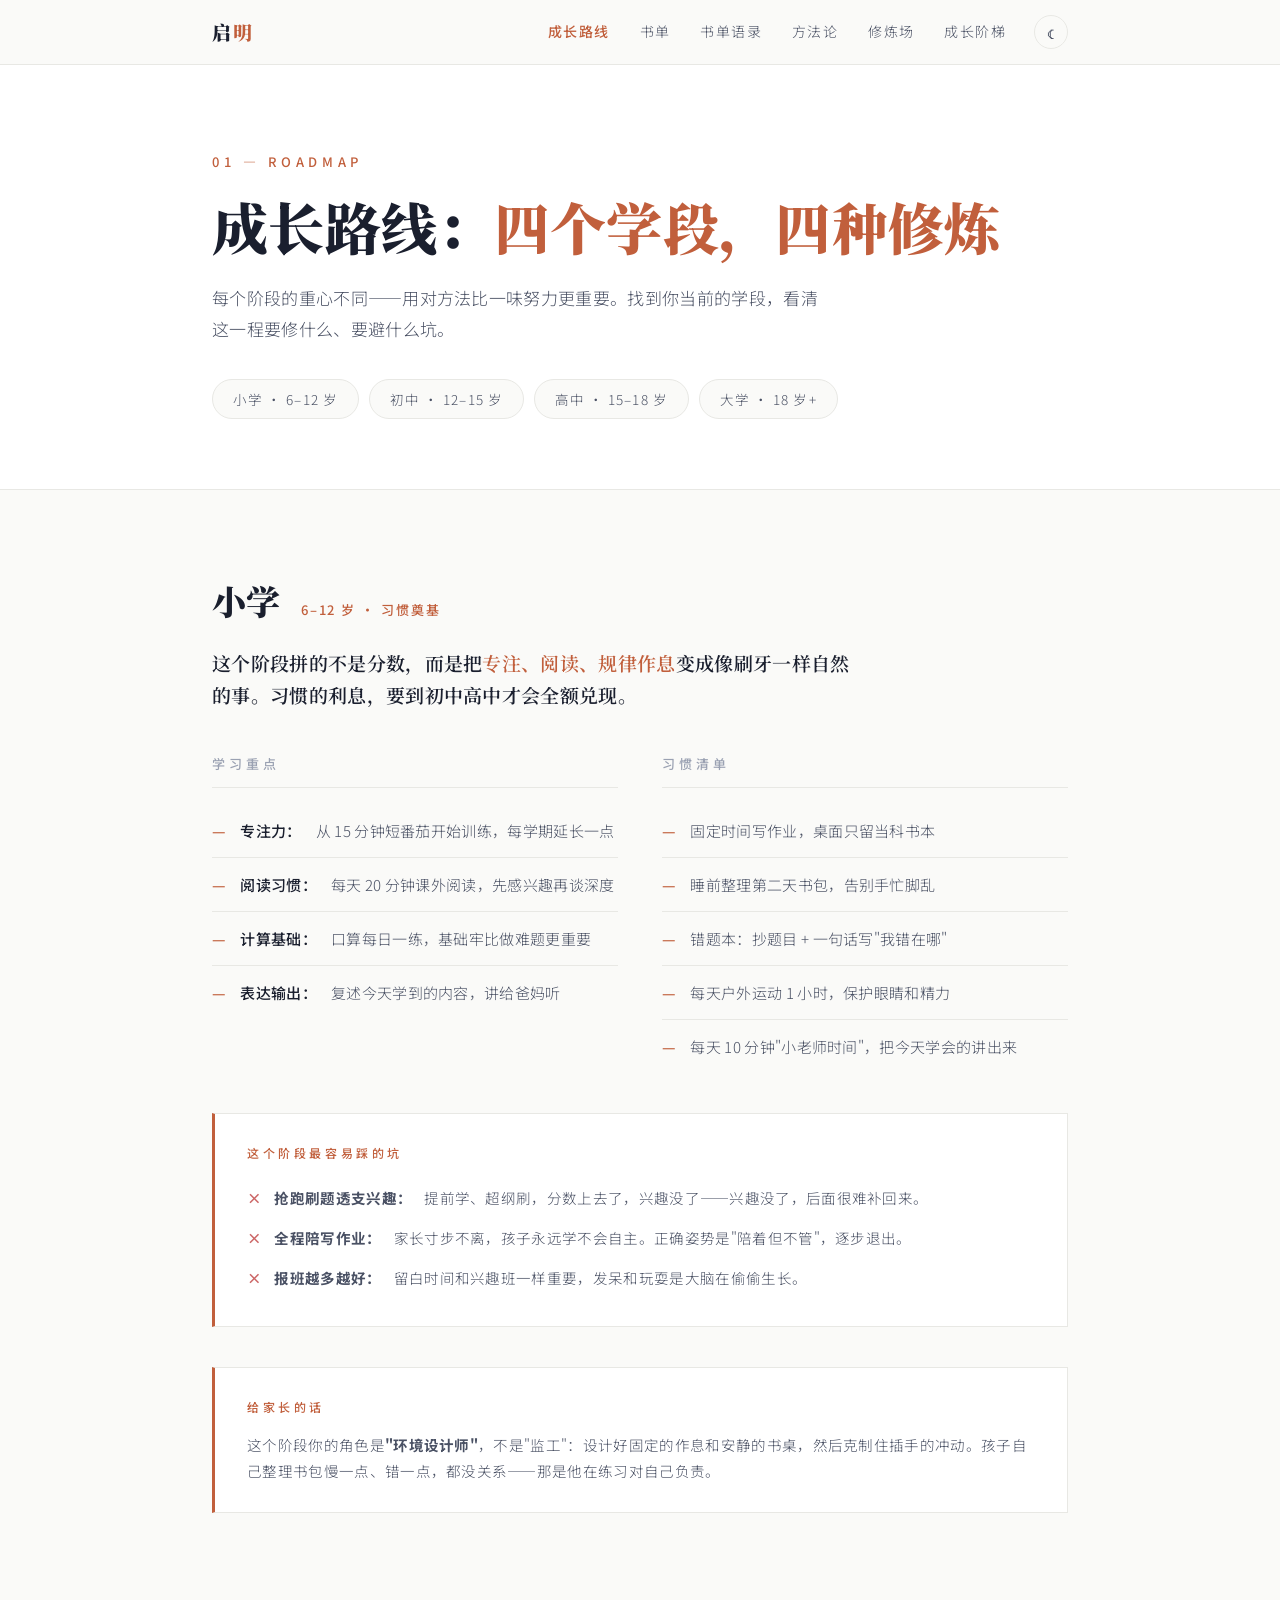
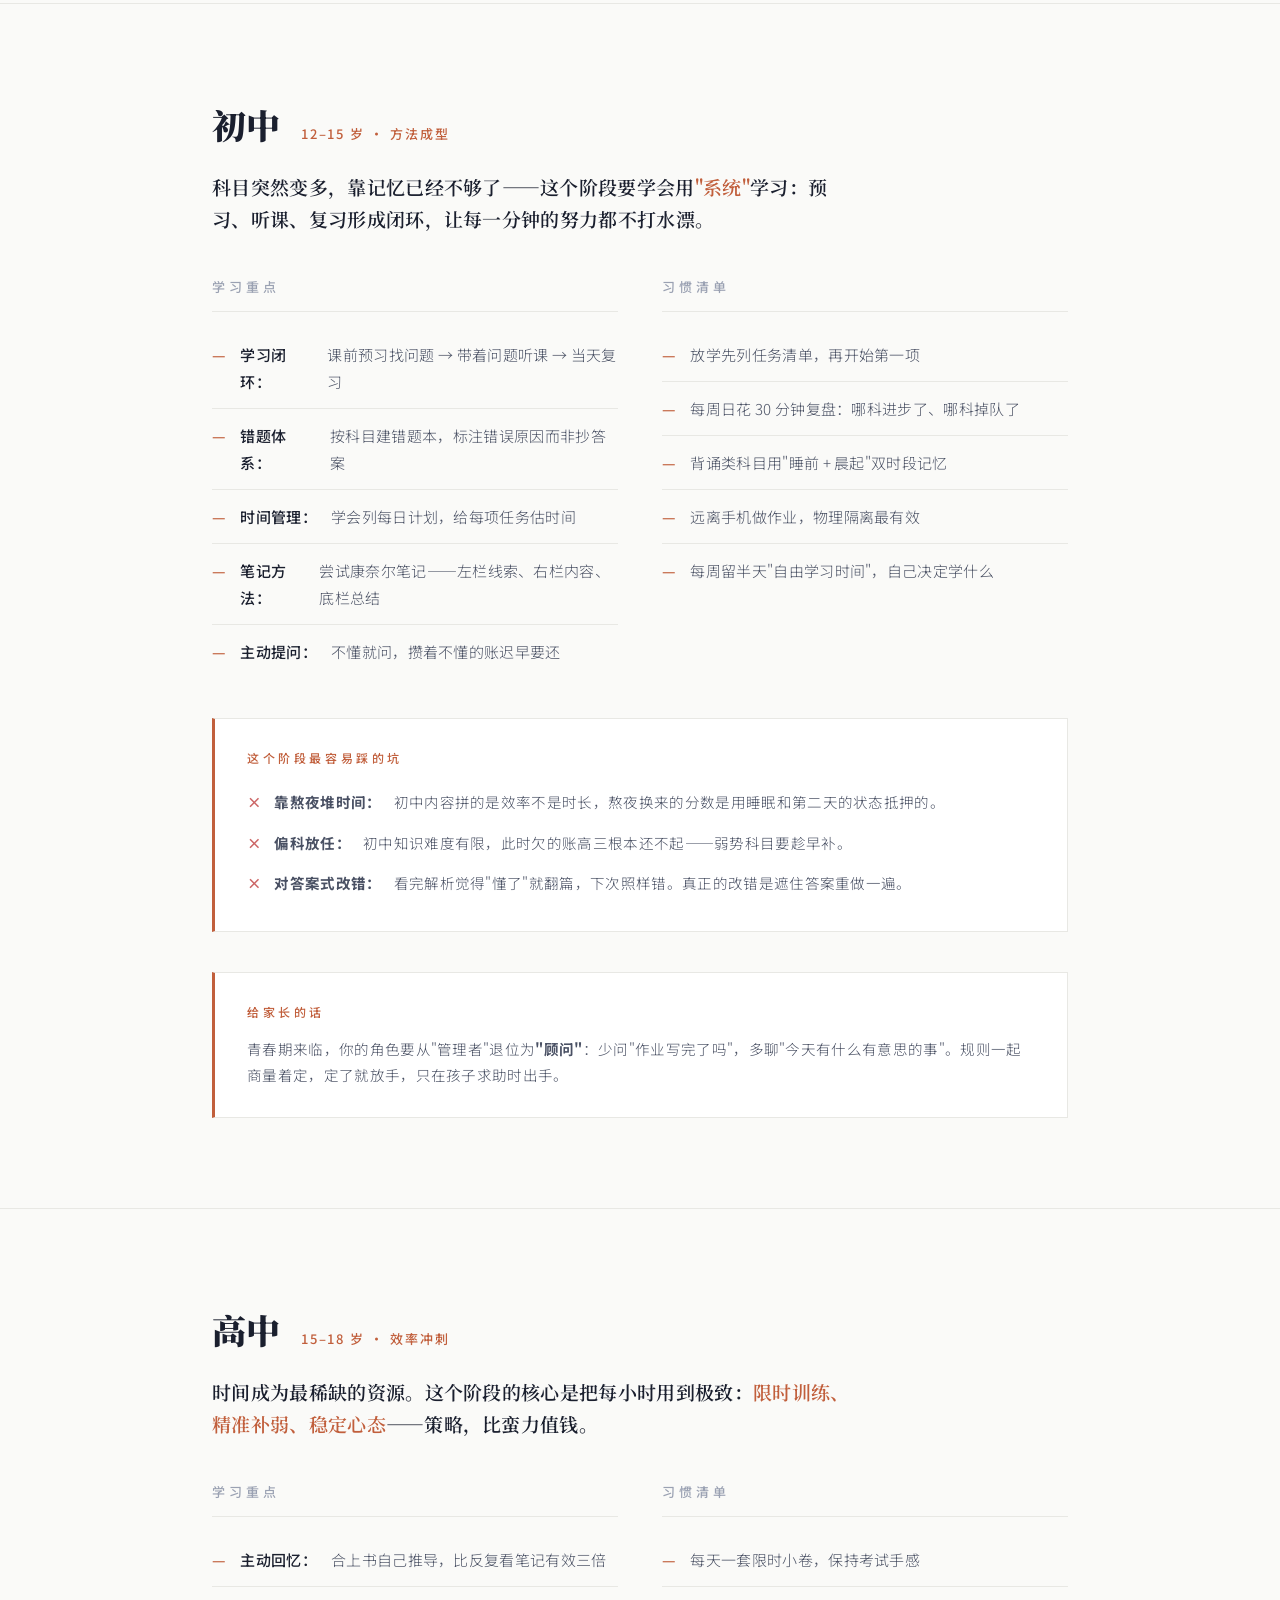
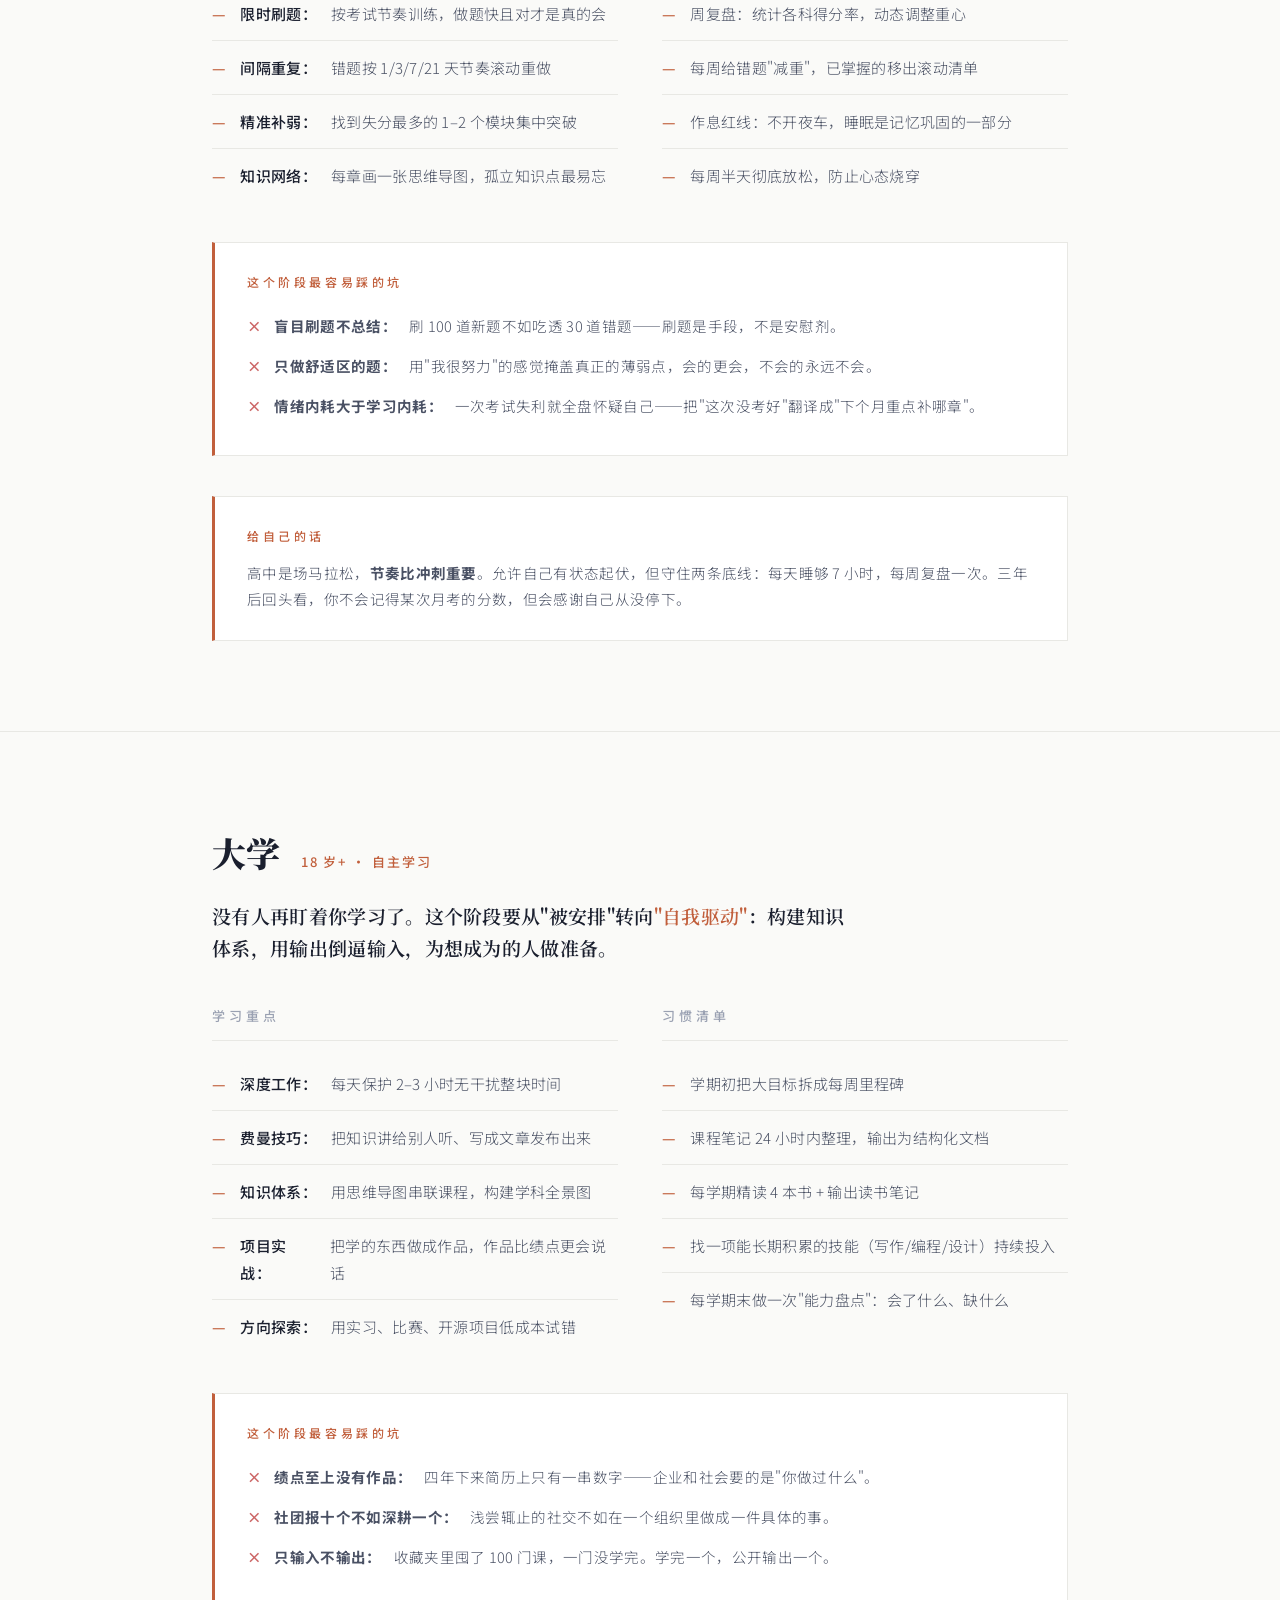
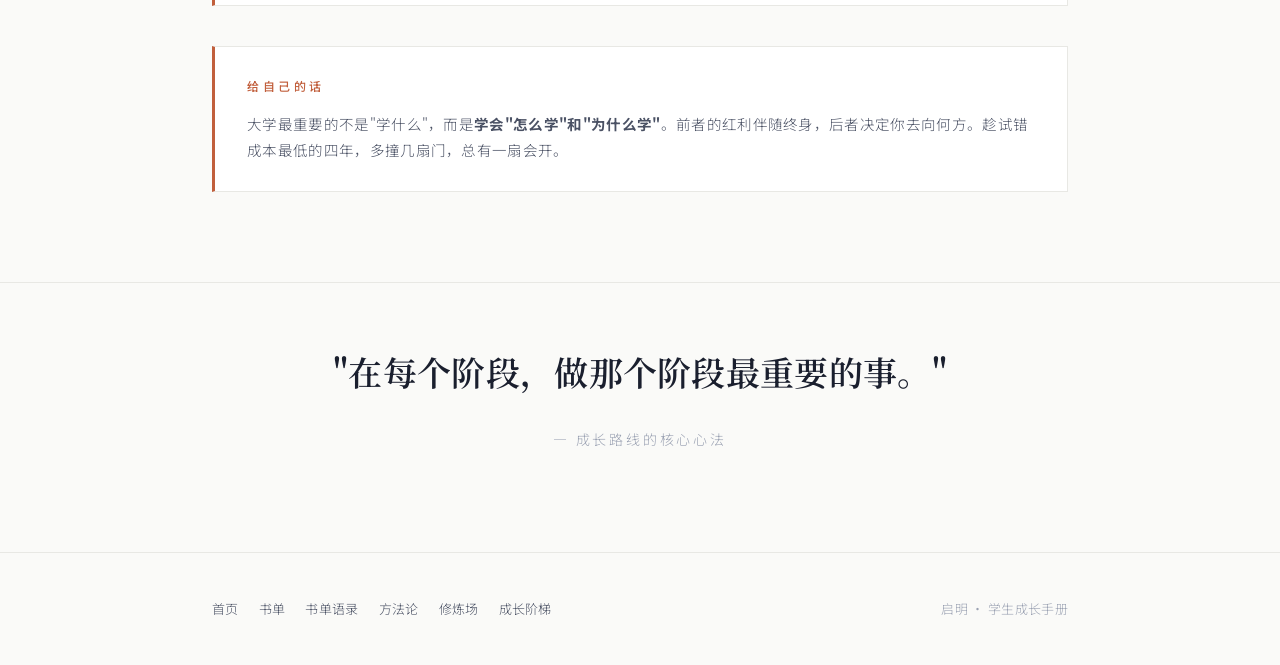
<file: stages.html>
<!DOCTYPE html>
<html lang="zh-CN">
<head>
<meta charset="UTF-8">
<meta name="viewport" content="width=device-width, initial-scale=1.0">
<script>try{document.documentElement.dataset.theme=JSON.parse(localStorage.getItem("xh_theme"))||"light";}catch(e){document.documentElement.dataset.theme="light";}</script>
<title>成长路线 · 启明</title>
<link rel="preconnect" href="https://fonts.googleapis.com">
<link href="https://fonts.googleapis.com/css2?family=Noto+Serif+SC:wght@400;600;700;900&family=Noto+Sans+SC:wght@300;400;500;700&display=swap" rel="stylesheet">
<link rel="stylesheet" href="assets/style.css?v=3">
</head>
<body>

<nav>
  <div class="wrap">
    <a class="logo" href="index.html">启<em>明</em></a>
    <div class="nav-right">
      <div class="links">
      <a href="stages.html" class="active">成长路线</a>
      <a href="books.html">书单</a>
      <a href="quotes.html">书单语录</a>
      <a href="methods.html">方法论</a>
      <a href="tools.html">修炼场</a>
      <a href="ladder.html">成长阶梯</a>
      </div>
      <button class="theme-toggle" id="themeToggle" aria-label="切换深色/浅色模式" title="切换深色/浅色模式">☾</button>
    </div>
  </div>
</nav>

<!-- 页头 -->
<header class="page-hero">
  <div class="wrap">
    <p class="eyebrow">01 — ROADMAP</p>
    <h1>成长路线：<span class="accent">四个学段，四种修炼</span></h1>
    <p class="lead">每个阶段的重心不同——用对方法比一味努力更重要。找到你当前的学段，看清这一程要修什么、要避什么坑。</p>
    <div class="anchor-pills">
      <a href="#primary">小学 · 6–12 岁</a>
      <a href="#junior">初中 · 12–15 岁</a>
      <a href="#senior">高中 · 15–18 岁</a>
      <a href="#college">大学 · 18 岁+</a>
    </div>
  </div>
</header>

<!-- 小学 -->
<section class="stage-block" id="primary" style="padding-top:80px;">
  <div class="wrap">
    <div class="stage-block-head reveal">
      <h3>小学</h3>
      <span class="age">6–12 岁 · 习惯奠基</span>
    </div>
    <p class="stage-goal-line reveal">这个阶段拼的不是分数，而是把<span class="accent">专注、阅读、规律作息</span>变成像刷牙一样自然的事。习惯的利息，要到初中高中才会全额兑现。</p>

    <div class="stage-cols reveal">
      <div class="stage-col">
        <h4>学习重点</h4>
        <ul class="stage-list">
          <li><b>专注力：</b>从 15 分钟短番茄开始训练，每学期延长一点</li>
          <li><b>阅读习惯：</b>每天 20 分钟课外阅读，先感兴趣再谈深度</li>
          <li><b>计算基础：</b>口算每日一练，基础牢比做难题更重要</li>
          <li><b>表达输出：</b>复述今天学到的内容，讲给爸妈听</li>
        </ul>
      </div>
      <div class="stage-col">
        <h4>习惯清单</h4>
        <ul class="stage-list">
          <li>固定时间写作业，桌面只留当科书本</li>
          <li>睡前整理第二天书包，告别手忙脚乱</li>
          <li>错题本：抄题目 + 一句话写"我错在哪"</li>
          <li>每天户外运动 1 小时，保护眼睛和精力</li>
          <li>每天 10 分钟"小老师时间"，把今天学会的讲出来</li>
        </ul>
      </div>
    </div>

    <div class="note-box reveal">
      <h5>这个阶段最容易踩的坑</h5>
      <ul>
        <li><b>抢跑刷题透支兴趣：</b>提前学、超纲刷，分数上去了，兴趣没了——兴趣没了，后面很难补回来。</li>
        <li><b>全程陪写作业：</b>家长寸步不离，孩子永远学不会自主。正确姿势是"陪着但不管"，逐步退出。</li>
        <li><b>报班越多越好：</b>留白时间和兴趣班一样重要，发呆和玩耍是大脑在偷偷生长。</li>
      </ul>
    </div>

    <div class="note-box advice reveal">
      <h5>给家长的话</h5>
      <p>这个阶段你的角色是<b>"环境设计师"</b>，不是"监工"：设计好固定的作息和安静的书桌，然后克制住插手的冲动。孩子自己整理书包慢一点、错一点，都没关系——那是他在练习对自己负责。</p>
    </div>
  </div>
</section>

<!-- 初中 -->
<section class="stage-block" id="junior">
  <div class="wrap">
    <div class="stage-block-head reveal">
      <h3>初中</h3>
      <span class="age">12–15 岁 · 方法成型</span>
    </div>
    <p class="stage-goal-line reveal">科目突然变多，靠记忆已经不够了——这个阶段要学会用<span class="accent">"系统"</span>学习：预习、听课、复习形成闭环，让每一分钟的努力都不打水漂。</p>

    <div class="stage-cols reveal">
      <div class="stage-col">
        <h4>学习重点</h4>
        <ul class="stage-list">
          <li><b>学习闭环：</b>课前预习找问题 → 带着问题听课 → 当天复习</li>
          <li><b>错题体系：</b>按科目建错题本，标注错误原因而非抄答案</li>
          <li><b>时间管理：</b>学会列每日计划，给每项任务估时间</li>
          <li><b>笔记方法：</b>尝试康奈尔笔记——左栏线索、右栏内容、底栏总结</li>
          <li><b>主动提问：</b>不懂就问，攒着不懂的账迟早要还</li>
        </ul>
      </div>
      <div class="stage-col">
        <h4>习惯清单</h4>
        <ul class="stage-list">
          <li>放学先列任务清单，再开始第一项</li>
          <li>每周日花 30 分钟复盘：哪科进步了、哪科掉队了</li>
          <li>背诵类科目用"睡前 + 晨起"双时段记忆</li>
          <li>远离手机做作业，物理隔离最有效</li>
          <li>每周留半天"自由学习时间"，自己决定学什么</li>
        </ul>
      </div>
    </div>

    <div class="note-box reveal">
      <h5>这个阶段最容易踩的坑</h5>
      <ul>
        <li><b>靠熬夜堆时间：</b>初中内容拼的是效率不是时长，熬夜换来的分数是用睡眠和第二天的状态抵押的。</li>
        <li><b>偏科放任：</b>初中知识难度有限，此时欠的账高三根本还不起——弱势科目要趁早补。</li>
        <li><b>对答案式改错：</b>看完解析觉得"懂了"就翻篇，下次照样错。真正的改错是遮住答案重做一遍。</li>
      </ul>
    </div>

    <div class="note-box advice reveal">
      <h5>给家长的话</h5>
      <p>青春期来临，你的角色要从"管理者"退位为<b>"顾问"</b>：少问"作业写完了吗"，多聊"今天有什么有意思的事"。规则一起商量着定，定了就放手，只在孩子求助时出手。</p>
    </div>
  </div>
</section>

<!-- 高中 -->
<section class="stage-block" id="senior">
  <div class="wrap">
    <div class="stage-block-head reveal">
      <h3>高中</h3>
      <span class="age">15–18 岁 · 效率冲刺</span>
    </div>
    <p class="stage-goal-line reveal">时间成为最稀缺的资源。这个阶段的核心是把每小时用到极致：<span class="accent">限时训练、精准补弱、稳定心态</span>——策略，比蛮力值钱。</p>

    <div class="stage-cols reveal">
      <div class="stage-col">
        <h4>学习重点</h4>
        <ul class="stage-list">
          <li><b>主动回忆：</b>合上书自己推导，比反复看笔记有效三倍</li>
          <li><b>限时刷题：</b>按考试节奏训练，做题快且对才是真的会</li>
          <li><b>间隔重复：</b>错题按 1/3/7/21 天节奏滚动重做</li>
          <li><b>精准补弱：</b>找到失分最多的 1–2 个模块集中突破</li>
          <li><b>知识网络：</b>每章画一张思维导图，孤立知识点最易忘</li>
        </ul>
      </div>
      <div class="stage-col">
        <h4>习惯清单</h4>
        <ul class="stage-list">
          <li>每天一套限时小卷，保持考试手感</li>
          <li>周复盘：统计各科得分率，动态调整重心</li>
          <li>每周给错题"减重"，已掌握的移出滚动清单</li>
          <li>作息红线：不开夜车，睡眠是记忆巩固的一部分</li>
          <li>每周半天彻底放松，防止心态烧穿</li>
        </ul>
      </div>
    </div>

    <div class="note-box reveal">
      <h5>这个阶段最容易踩的坑</h5>
      <ul>
        <li><b>盲目刷题不总结：</b>刷 100 道新题不如吃透 30 道错题——刷题是手段，不是安慰剂。</li>
        <li><b>只做舒适区的题：</b>用"我很努力"的感觉掩盖真正的薄弱点，会的更会，不会的永远不会。</li>
        <li><b>情绪内耗大于学习内耗：</b>一次考试失利就全盘怀疑自己——把"这次没考好"翻译成"下个月重点补哪章"。</li>
      </ul>
    </div>

    <div class="note-box advice reveal">
      <h5>给自己的话</h5>
      <p>高中是场马拉松，<b>节奏比冲刺重要</b>。允许自己有状态起伏，但守住两条底线：每天睡够 7 小时，每周复盘一次。三年后回头看，你不会记得某次月考的分数，但会感谢自己从没停下。</p>
    </div>
  </div>
</section>

<!-- 大学 -->
<section class="stage-block" id="college">
  <div class="wrap">
    <div class="stage-block-head reveal">
      <h3>大学</h3>
      <span class="age">18 岁+ · 自主学习</span>
    </div>
    <p class="stage-goal-line reveal">没有人再盯着你学习了。这个阶段要从"被安排"转向<span class="accent">"自我驱动"</span>：构建知识体系，用输出倒逼输入，为想成为的人做准备。</p>

    <div class="stage-cols reveal">
      <div class="stage-col">
        <h4>学习重点</h4>
        <ul class="stage-list">
          <li><b>深度工作：</b>每天保护 2–3 小时无干扰整块时间</li>
          <li><b>费曼技巧：</b>把知识讲给别人听、写成文章发布出来</li>
          <li><b>知识体系：</b>用思维导图串联课程，构建学科全景图</li>
          <li><b>项目实战：</b>把学的东西做成作品，作品比绩点更会说话</li>
          <li><b>方向探索：</b>用实习、比赛、开源项目低成本试错</li>
        </ul>
      </div>
      <div class="stage-col">
        <h4>习惯清单</h4>
        <ul class="stage-list">
          <li>学期初把大目标拆成每周里程碑</li>
          <li>课程笔记 24 小时内整理，输出为结构化文档</li>
          <li>每学期精读 4 本书 + 输出读书笔记</li>
          <li>找一项能长期积累的技能（写作/编程/设计）持续投入</li>
          <li>每学期末做一次"能力盘点"：会了什么、缺什么</li>
        </ul>
      </div>
    </div>

    <div class="note-box reveal">
      <h5>这个阶段最容易踩的坑</h5>
      <ul>
        <li><b>绩点至上没有作品：</b>四年下来简历上只有一串数字——企业和社会要的是"你做过什么"。</li>
        <li><b>社团报十个不如深耕一个：</b>浅尝辄止的社交不如在一个组织里做成一件具体的事。</li>
        <li><b>只输入不输出：</b>收藏夹里囤了 100 门课，一门没学完。学完一个，公开输出一个。</li>
      </ul>
    </div>

    <div class="note-box advice reveal">
      <h5>给自己的话</h5>
      <p>大学最重要的不是"学什么"，而是<b>学会"怎么学"和"为什么学"</b>。前者的红利伴随终身，后者决定你去向何方。趁试错成本最低的四年，多撞几扇门，总有一扇会开。</p>
    </div>
  </div>
</section>

<!-- 座右铭 -->
<section class="motto" style="padding-top:60px;">
  <div class="wrap">
    <blockquote class="reveal">
      "在每个阶段，做那个阶段最重要的事。"
    </blockquote>
    <p class="from reveal">— 成长路线的核心心法</p>
  </div>
</section>

<footer>
  <div class="wrap">
    <div class="f-links">
      <a href="index.html">首页</a>
      <a href="books.html">书单</a>
      <a href="quotes.html">书单语录</a>
      <a href="methods.html">方法论</a>
      <a href="tools.html">修炼场</a>
      <a href="ladder.html">成长阶梯</a>
    </div>
    <span>启明 · 学生成长手册</span>
  </div>
</footer>

<script src="assets/main.js?v=3"></script>
</body>
</html>
</file>
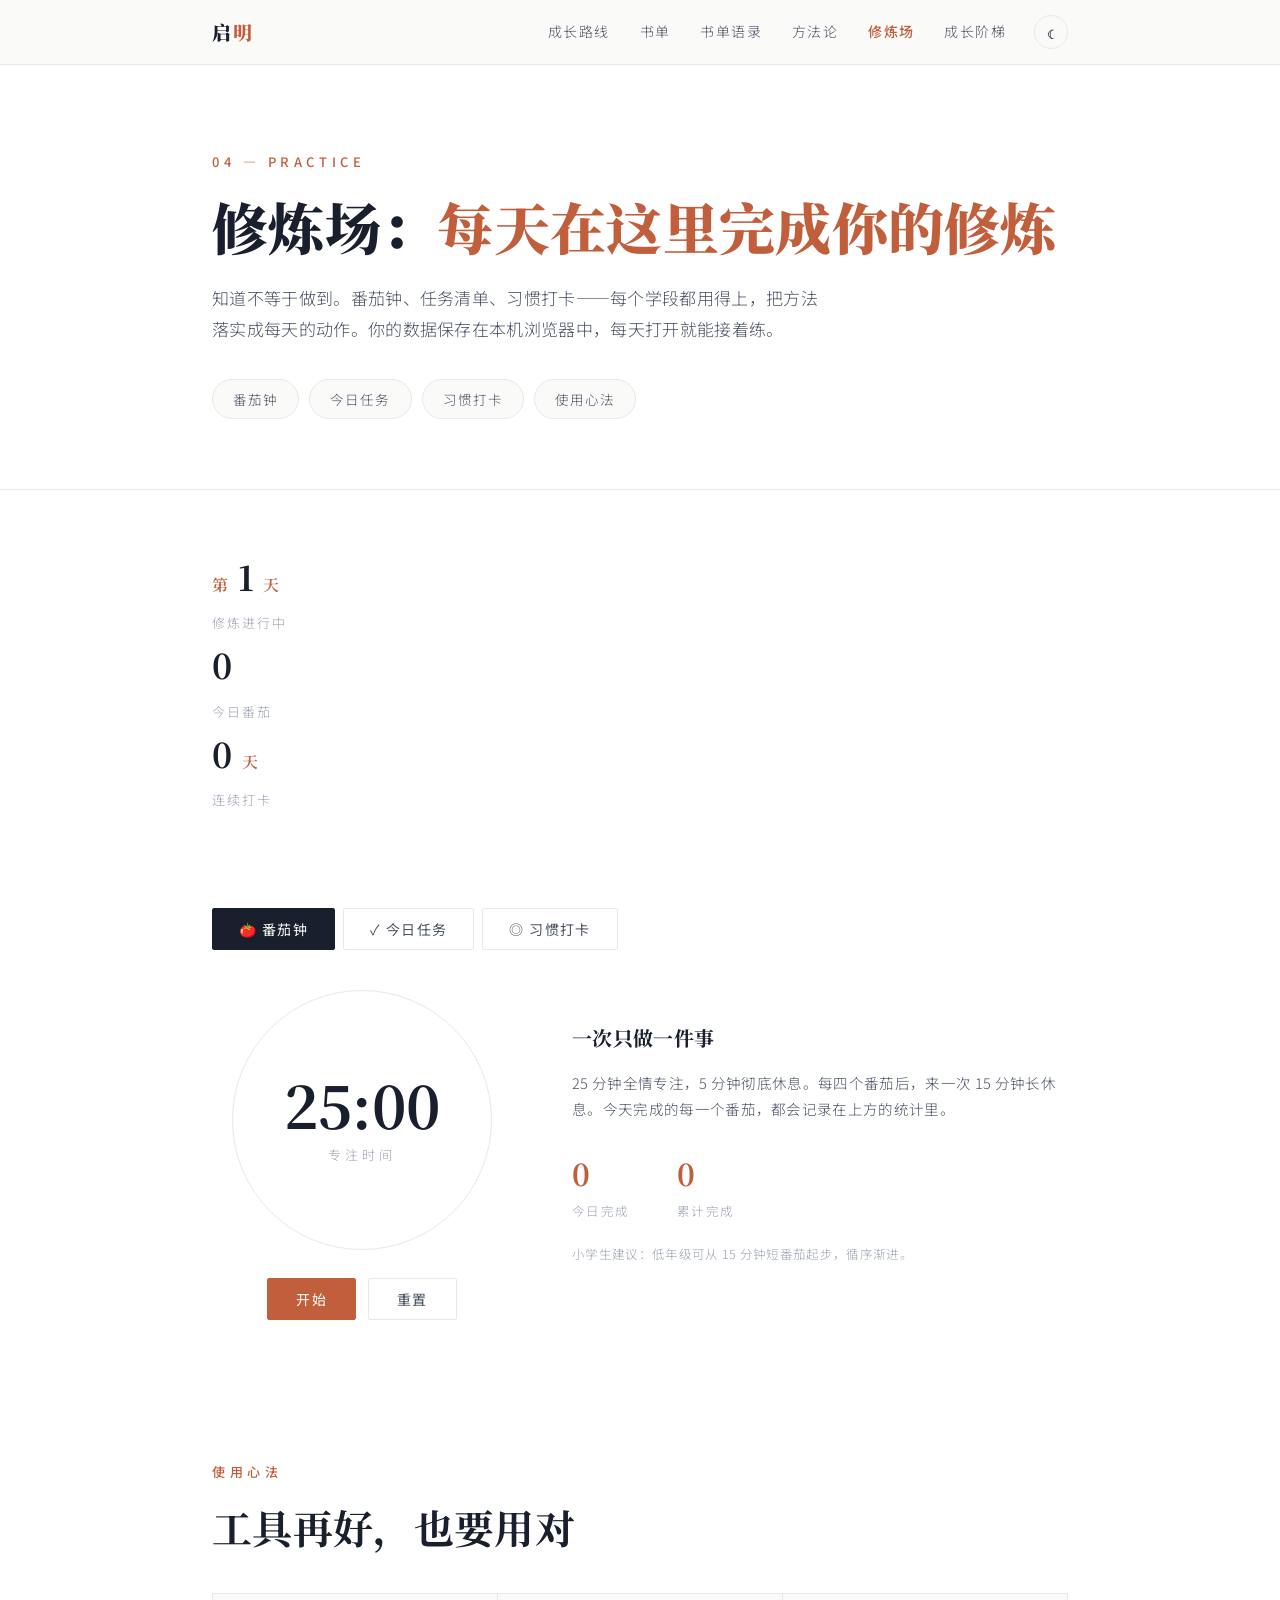
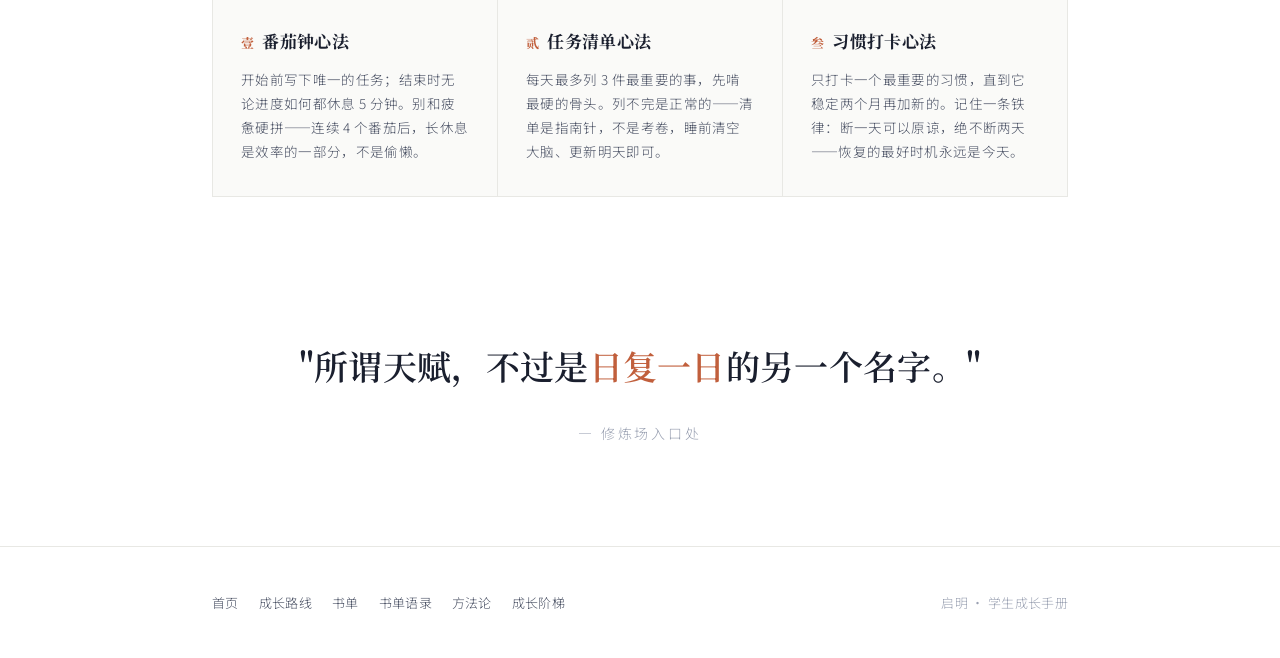
<file: tools.html>
<!DOCTYPE html>
<html lang="zh-CN">
<head>
<meta charset="UTF-8">
<meta name="viewport" content="width=device-width, initial-scale=1.0">
<script>try{document.documentElement.dataset.theme=JSON.parse(localStorage.getItem("xh_theme"))||"light";}catch(e){document.documentElement.dataset.theme="light";}</script>
<title>修炼场 · 启明</title>
<link rel="preconnect" href="https://fonts.googleapis.com">
<link href="https://fonts.googleapis.com/css2?family=Noto+Serif+SC:wght@400;600;700;900&family=Noto+Sans+SC:wght@300;400;500;700&display=swap" rel="stylesheet">
<link rel="stylesheet" href="assets/style.css?v=3">
</head>
<body class="tools-body">

<nav>
  <div class="wrap">
    <a class="logo" href="index.html">启<em>明</em></a>
    <div class="nav-right">
      <div class="links">
      <a href="stages.html">成长路线</a>
      <a href="books.html">书单</a>
      <a href="quotes.html">书单语录</a>
      <a href="methods.html">方法论</a>
      <a href="tools.html" class="active">修炼场</a>
      <a href="ladder.html">成长阶梯</a>
      </div>
      <button class="theme-toggle" id="themeToggle" aria-label="切换深色/浅色模式" title="切换深色/浅色模式">☾</button>
    </div>
  </div>
</nav>

<!-- 页头 -->
<header class="page-hero">
  <div class="wrap">
    <p class="eyebrow">04 — PRACTICE</p>
    <h1>修炼场：<span class="accent">每天在这里完成你的修炼</span></h1>
    <p class="lead">知道不等于做到。番茄钟、任务清单、习惯打卡——每个学段都用得上，把方法落实成每天的动作。你的数据保存在本机浏览器中，每天打开就能接着练。</p>
    <div class="anchor-pills">
      <a href="#tool-area">番茄钟</a>
      <a href="#tool-area">今日任务</a>
      <a href="#tool-area">习惯打卡</a>
      <a href="#mindset">使用心法</a>
    </div>
  </div>
</header>

<!-- 今日统计 -->
<section style="padding:56px 0 0;">
  <div class="wrap">
    <div class="hero meta-row" style="padding:0;margin:0;">
      <div class="meta">
        <div class="num" id="stat-days"><small>第</small> 1 <small>天</small></div>
        <div class="label">修炼进行中</div>
      </div>
      <div class="meta">
        <div class="num" id="stat-tomatoes">0</div>
        <div class="label">今日番茄</div>
      </div>
      <div class="meta">
        <div class="num" id="stat-streak">0 <small>天</small></div>
        <div class="label">连续打卡</div>
      </div>
    </div>
  </div>
</section>

<!-- 工具区 -->
<section id="tool-area" style="padding-top:48px;">
  <div class="wrap">
    <div class="tool-tabs reveal">
      <button class="tab active" data-panel="pomo">🍅 番茄钟</button>
      <button class="tab" data-panel="todo">✓ 今日任务</button>
      <button class="tab" data-panel="habit">◎ 习惯打卡</button>
    </div>

    <!-- 番茄钟 -->
    <div class="tool-panel active" id="panel-pomo">
      <div class="pomo-layout">
        <div>
          <div class="pomo-clock" id="pomoClock">
            <div class="time" id="pomoTime">25:00</div>
            <div class="mode" id="pomoMode">专注时间</div>
          </div>
          <div class="pomo-btns">
            <button class="main" id="pomoStart">开始</button>
            <button id="pomoReset">重置</button>
          </div>
        </div>
        <div class="pomo-side">
          <h3>一次只做一件事</h3>
          <p>25 分钟全情专注，5 分钟彻底休息。每四个番茄后，来一次 15 分钟长休息。今天完成的每一个番茄，都会记录在上方的统计里。</p>
          <div class="pomo-stats">
            <div>
              <div class="num" id="pomoToday">0</div>
              <div class="label">今日完成</div>
            </div>
            <div>
              <div class="num" id="pomoTotal">0</div>
              <div class="label">累计完成</div>
            </div>
          </div>
          <p class="hint">小学生建议：低年级可从 15 分钟短番茄起步，循序渐进。</p>
        </div>
      </div>
    </div>

    <!-- 任务清单 -->
    <div class="tool-panel" id="panel-todo">
      <div class="todo-box">
        <div class="todo-input-row">
          <input type="text" id="todoInput" placeholder="写下今天最重要的三件事…" maxlength="60">
          <button id="todoAdd">添加</button>
        </div>
        <ul class="todo-list" id="todoList"></ul>
        <div class="todo-foot">
          <span id="todoCount">今日 0 项任务</span>
          <button class="clear" id="todoClear">清除已完成</button>
        </div>
      </div>
    </div>

    <!-- 习惯打卡 -->
    <div class="tool-panel" id="panel-habit">
      <div class="habit-box">
        <div class="habit-head">
          <h3>本周打卡</h3>
          <span class="streak" id="habitStreak">🔥 连续 0 天</span>
        </div>
        <div class="habit-grid" id="habitGrid"></div>
        <p style="margin-top:22px;font-size:13px;color:var(--ink-faint);">点击今天的日期完成打卡。连续打卡的天数会同步到首页统计。</p>
      </div>
    </div>
  </div>
</section>

<!-- 使用心法 -->
<section id="mindset" style="padding-top:40px;">
  <div class="wrap">
    <p class="eyebrow reveal">使用心法</p>
    <h2 class="reveal">工具再好，也要用对</h2>
    <div class="tips-grid reveal">
      <div class="tip-card">
        <h4><span class="no">壹</span>番茄钟心法</h4>
        <p>开始前写下唯一的任务；结束时无论进度如何都休息 5 分钟。别和疲惫硬拼——连续 4 个番茄后，长休息是效率的一部分，不是偷懒。</p>
      </div>
      <div class="tip-card">
        <h4><span class="no">贰</span>任务清单心法</h4>
        <p>每天最多列 3 件最重要的事，先啃最硬的骨头。列不完是正常的——清单是指南针，不是考卷，睡前清空大脑、更新明天即可。</p>
      </div>
      <div class="tip-card">
        <h4><span class="no">叁</span>习惯打卡心法</h4>
        <p>只打卡一个最重要的习惯，直到它稳定两个月再加新的。记住一条铁律：断一天可以原谅，绝不断两天——恢复的最好时机永远是今天。</p>
      </div>
    </div>
  </div>
</section>

<!-- 座右铭 -->
<section class="motto" style="padding-top:40px;">
  <div class="wrap">
    <blockquote class="reveal">
      "所谓天赋，不过是<span class="accent">日复一日</span>的另一个名字。"
    </blockquote>
    <p class="from reveal">— 修炼场入口处</p>
  </div>
</section>

<footer>
  <div class="wrap">
    <div class="f-links">
      <a href="index.html">首页</a>
      <a href="stages.html">成长路线</a>
      <a href="books.html">书单</a>
      <a href="quotes.html">书单语录</a>
      <a href="methods.html">方法论</a>
      <a href="ladder.html">成长阶梯</a>
    </div>
    <span>启明 · 学生成长手册</span>
  </div>
</footer>

<script src="assets/main.js?v=3"></script>
</body>
</html>
</file>
<file: assets/style.css>
:root {
  --ink: #1a1f2e;
  --ink-soft: #4a5164;
  --ink-faint: #9aa1b2;
  --accent: #c15f3c;       /* 暖陶土 · 由 Claude 品牌色 #d97757 按文字可读性下调明度 */
  --accent-soft: #fdf1ea;  /* 暖米杏 · 与点缀色同色相的浅底 */
  --paper: #fafaf8;
  --surface: #ffffff;
  --line: #e8e8e4;
  --nav-bg: rgba(250,250,248,0.88);
  --serif: "Noto Serif SC", "Songti SC", serif;
  --sans: "Noto Sans SC", "PingFang SC", "Microsoft YaHei", sans-serif;
}
/* 深色模式 · 暖调深灰 + 高明度陶土，保持整体暖感 */
[data-theme="dark"] {
  --ink: #ece7df;
  --ink-soft: #b5ada0;
  --ink-faint: #7f7768;
  --accent: #d9724d;
  --accent-soft: #2c221b;
  --paper: #171512;
  --surface: #211e1a;
  --line: #36312a;
  --nav-bg: rgba(23,21,18,0.86);
}
* { margin: 0; padding: 0; box-sizing: border-box; }
html { scroll-behavior: smooth; }
body {
  font-family: var(--sans);
  background: var(--paper);
  color: var(--ink);
  line-height: 1.8;
  font-weight: 300;
  letter-spacing: 0.02em;
  transition: background-color .35s ease, color .35s ease;
}
::selection { background: var(--accent); color: #fff; }

.wrap { max-width: 920px; margin: 0 auto; padding: 0 32px; }
section { padding: 100px 0; }
.eyebrow {
  font-size: 13px; letter-spacing: 0.35em; color: var(--accent);
  font-weight: 500; margin-bottom: 18px;
}
h2 {
  font-family: var(--serif); font-weight: 700;
  font-size: clamp(28px, 4vw, 40px); line-height: 1.3; margin-bottom: 20px;
}
.lead { color: var(--ink-soft); font-size: 17px; max-width: 620px; }

/* ---------- 导航 ---------- */
nav {
  position: fixed; top: 0; left: 0; right: 0; z-index: 100;
  background: var(--nav-bg); backdrop-filter: blur(12px);
  border-bottom: 1px solid var(--line);
}
nav .wrap { display: flex; align-items: center; justify-content: space-between; height: 64px; }
.nav-right { display: flex; align-items: center; gap: 28px; }
.theme-toggle {
  width: 34px; height: 34px; border: 1px solid var(--line); border-radius: 50%;
  background: transparent; color: var(--ink-soft); cursor: pointer; font-size: 15px;
  display: flex; align-items: center; justify-content: center;
  transition: all .2s; font-family: var(--sans); flex-shrink: 0;
}
.theme-toggle:hover { border-color: var(--accent); color: var(--accent); }
.logo {
  font-family: var(--serif); font-weight: 900; font-size: 19px;
  letter-spacing: 0.08em; color: var(--ink); text-decoration: none;
}
.logo em { font-style: normal; color: var(--accent); }
nav .links { display: flex; gap: 30px; }
nav .links a {
  color: var(--ink-soft); text-decoration: none; font-size: 14px;
  letter-spacing: 0.1em; transition: color .2s;
}
nav .links a:hover { color: var(--accent); }
nav .links a.active { color: var(--accent); font-weight: 500; }

/* ---------- 首页 Hero ---------- */
header.hero { padding: 190px 0 120px; position: relative; overflow: hidden; }
.hero .greet { font-size: 14px; color: var(--ink-faint); letter-spacing: 0.3em; margin-bottom: 26px; }
.hero h1 {
  font-family: var(--serif); font-weight: 900;
  font-size: clamp(40px, 7.5vw, 80px); line-height: 1.18; letter-spacing: 0.04em;
}
.hero h1 .accent { color: var(--accent); }
.hero .sub { margin-top: 30px; font-size: 18px; color: var(--ink-soft); max-width: 580px; }
.hero .deco {
  position: absolute; right: -60px; top: 100px;
  font-family: var(--serif); font-size: 320px; font-weight: 900;
  color: var(--accent); opacity: 0.045; user-select: none; pointer-events: none; line-height: 1;
}
.hero .meta-row { margin-top: 60px; display: flex; gap: 72px; flex-wrap: wrap; }
.hero .meta .num { font-family: var(--serif); font-size: 34px; font-weight: 700; color: var(--ink); }
.hero .meta .num small { font-size: 16px; color: var(--accent); font-weight: 600; }
.hero .meta .label { font-size: 13px; color: var(--ink-faint); letter-spacing: 0.15em; margin-top: 4px; }
.cta-row { margin-top: 52px; display: flex; gap: 18px; flex-wrap: wrap; }
.btn {
  display: inline-block; padding: 14px 34px; font-size: 15px;
  letter-spacing: 0.12em; text-decoration: none; border-radius: 2px; transition: all .25s;
}
.btn-primary { background: var(--ink); color: var(--paper); }
.btn-primary:hover { background: var(--accent); transform: translateY(-2px); }
.btn-ghost { border: 1px solid var(--line); color: var(--ink-soft); background: transparent; }
.btn-ghost:hover { border-color: var(--accent); color: var(--accent); }

/* ---------- 子页 Hero ---------- */
header.page-hero {
  padding: 150px 0 70px; border-bottom: 1px solid var(--line);
  background: var(--surface);
}
header.page-hero h1 {
  font-family: var(--serif); font-weight: 900;
  font-size: clamp(34px, 5.5vw, 56px); line-height: 1.25; margin-bottom: 22px;
}
header.page-hero h1 .accent { color: var(--accent); }
header.page-hero .lead { font-size: 17px; }
.anchor-pills { margin-top: 34px; display: flex; gap: 10px; flex-wrap: wrap; }
.anchor-pills a {
  font-size: 13.5px; padding: 7px 20px; border: 1px solid var(--line);
  border-radius: 999px; color: var(--ink-soft); text-decoration: none;
  letter-spacing: 0.08em; transition: all .2s; background: var(--paper);
}
.anchor-pills a:hover { border-color: var(--accent); color: var(--accent); }

/* ---------- 首页导航卡片 ---------- */
.hub-grid {
  display: grid; grid-template-columns: repeat(2, 1fr);
  gap: 1px; background: var(--line); border: 1px solid var(--line); margin-top: 56px;
}
.hub-card {
  background: var(--surface); padding: 40px 38px; text-decoration: none;
  display: flex; flex-direction: column; gap: 10px; transition: background .3s;
  position: relative;
}
.hub-card:hover { background: var(--accent-soft); }
.hub-card .hc-idx { font-size: 12px; letter-spacing: 0.3em; color: var(--accent); font-weight: 500; }
.hub-card h3 { font-family: var(--serif); font-size: 23px; font-weight: 700; color: var(--ink); }
.hub-card p { font-size: 14px; color: var(--ink-soft); }
.hub-card .hc-arrow {
  position: absolute; right: 34px; bottom: 34px;
  color: var(--ink-faint); font-size: 18px; transition: all .25s;
}
.hub-card:hover .hc-arrow { color: var(--accent); transform: translateX(5px); }
.hub-card.wide { grid-column: span 2; }

/* ---------- 学段区块（成长路线 / 书单共用） ---------- */
.stage-block { padding: 90px 0; border-bottom: 1px solid var(--line); }
.stage-block:last-of-type { border-bottom: none; }
.stage-block-head { display: flex; align-items: baseline; gap: 20px; flex-wrap: wrap; margin-bottom: 16px; }
.stage-block-head .age {
  font-size: 13px; color: var(--accent); letter-spacing: 0.15em; font-weight: 500;
}
.stage-block-head h3 { font-family: var(--serif); font-size: clamp(26px, 3.5vw, 34px); font-weight: 900; }
.stage-goal-line {
  font-family: var(--serif); font-size: 19px; font-weight: 600; line-height: 1.7;
  max-width: 640px; margin-bottom: 40px;
}
.stage-goal-line .accent { color: var(--accent); }

.stage-cols { display: grid; grid-template-columns: 1fr 1fr; gap: 44px; }
.stage-col h4 {
  font-size: 13px; letter-spacing: 0.3em; color: var(--ink-faint);
  font-weight: 500; margin-bottom: 16px; padding-bottom: 12px;
  border-bottom: 1px solid var(--line);
}
.stage-list { list-style: none; }
.stage-list li {
  padding: 13px 0; border-bottom: 1px solid var(--line);
  display: flex; gap: 14px; font-size: 15px; color: var(--ink-soft);
}
.stage-list li:last-child { border-bottom: none; }
.stage-list li::before { content: "—"; color: var(--accent); font-weight: 500; flex-shrink: 0; }
.stage-list li b { color: var(--ink); font-weight: 500; }

.note-box {
  margin-top: 40px; padding: 28px 32px; background: var(--surface);
  border: 1px solid var(--line); border-left: 3px solid var(--accent);
}
.note-box h5 {
  font-size: 12px; letter-spacing: 0.3em; color: var(--accent);
  font-weight: 500; margin-bottom: 14px;
}
.note-box ul { list-style: none; }
.note-box li {
  padding: 7px 0; font-size: 14.5px; color: var(--ink-soft);
  display: flex; gap: 12px;
}
.note-box li::before { content: "×"; color: #c66; font-weight: 700; flex-shrink: 0; }
.note-box.advice li::before { content: "→"; color: var(--accent); }
.note-box p { font-size: 14.5px; color: var(--ink-soft); }

/* ---------- 书单 ---------- */
.book-cat { margin-top: 44px; }
.book-cat:first-of-type { margin-top: 0; }
.book-cat h4 {
  font-size: 13px; letter-spacing: 0.3em; color: var(--ink-faint);
  font-weight: 500; margin-bottom: 8px; padding-bottom: 12px;
  border-bottom: 1px solid var(--line);
}
.book-list { list-style: none; }
.book-list li {
  display: flex; gap: 20px; align-items: baseline;
  padding: 18px 0; border-bottom: 1px solid var(--line); flex-wrap: wrap;
}
.book-list li:last-child { border-bottom: none; }
.book-list .b-title {
  font-family: var(--serif); font-size: 17px; font-weight: 700;
  flex-shrink: 0; min-width: 200px;
}
.book-list .b-author { font-size: 13px; color: var(--accent); flex-shrink: 0; letter-spacing: 0.05em; }
.book-list .b-note { font-size: 14px; color: var(--ink-soft); flex: 1; min-width: 240px; }
.reading-tip {
  margin-top: 36px; padding: 22px 30px; background: var(--accent-soft);
  font-size: 14.5px; color: var(--ink-soft);
}
.reading-tip b { color: var(--accent); font-weight: 600; }

/* ---------- 方法论详页 ---------- */
.method-block { padding: 90px 0; border-bottom: 1px solid var(--line); }
.method-block:last-of-type { border-bottom: none; }
.method-block .idx {
  font-family: var(--serif); font-size: 14px; color: var(--accent);
  letter-spacing: 0.2em; margin-bottom: 14px; font-weight: 600;
}
.method-block h3 { font-family: var(--serif); font-size: clamp(26px, 3.5vw, 34px); font-weight: 900; margin-bottom: 10px; }
.method-block .en { font-size: 12px; color: var(--ink-faint); letter-spacing: 0.2em; margin-bottom: 34px; }
.m-what {
  font-family: var(--serif); font-size: 18px; font-weight: 600; line-height: 1.8;
  max-width: 660px; margin-bottom: 36px;
}
.m-grid { display: grid; grid-template-columns: 1fr 1fr; gap: 44px; }
.m-sec h4 {
  font-size: 13px; letter-spacing: 0.3em; color: var(--ink-faint);
  font-weight: 500; margin-bottom: 16px; padding-bottom: 12px; border-bottom: 1px solid var(--line);
}
.m-sec ol, .m-sec ul { list-style: none; counter-reset: step; }
.m-sec ol li {
  padding: 12px 0; font-size: 15px; color: var(--ink-soft);
  display: flex; gap: 14px; border-bottom: 1px solid var(--line);
}
.m-sec ol li:last-child { border-bottom: none; }
.m-sec ol li::before {
  counter-increment: step; content: counter(step);
  font-family: var(--serif); font-weight: 700; color: var(--accent);
  flex-shrink: 0; font-size: 15px;
}
.m-sec ul li {
  padding: 12px 0; font-size: 15px; color: var(--ink-soft);
  display: flex; gap: 14px; border-bottom: 1px solid var(--line);
}
.m-sec ul li:last-child { border-bottom: none; }
.m-sec ul li::before { content: "·"; color: var(--accent); font-weight: 900; flex-shrink: 0; }
.m-sec ul li b, .m-sec ol li b { color: var(--ink); font-weight: 500; }
.applies { margin-top: 36px; display: flex; gap: 10px; flex-wrap: wrap; }
.applies span {
  font-size: 13px; padding: 6px 18px; border-radius: 999px;
  background: var(--surface); border: 1px solid var(--line); color: var(--ink-soft);
}
.applies span b { color: var(--accent); font-weight: 600; }
.m-pitfall {
  margin-top: 32px; padding: 24px 30px; background: var(--surface);
  border: 1px solid var(--line); border-left: 3px solid #c66;
  font-size: 14.5px; color: var(--ink-soft);
}
.m-pitfall b { color: #c66; font-weight: 600; letter-spacing: 0.1em; }

/* ---------- 修炼场 ---------- */
.tools-body { background: var(--surface); }
.tool-tabs { display: flex; gap: 8px; margin: 48px 0 40px; flex-wrap: wrap; }
.tab {
  padding: 10px 26px; font-size: 14px; letter-spacing: 0.1em;
  border: 1px solid var(--line); background: transparent; color: var(--ink-soft);
  cursor: pointer; border-radius: 2px; transition: all .2s; font-family: var(--sans);
}
.tab.active { background: var(--ink); color: var(--paper); border-color: var(--ink); }
.tab:hover:not(.active) { border-color: var(--accent); color: var(--accent); }
.tool-panel { display: none; }
.tool-panel.active { display: block; animation: fadeIn .4s ease; }
@keyframes fadeIn { from { opacity: 0; transform: translateY(8px); } to { opacity: 1; transform: none; } }

.pomo-layout { display: grid; grid-template-columns: 300px 1fr; gap: 60px; align-items: center; }
.pomo-clock {
  width: 260px; height: 260px; margin: 0 auto; border-radius: 50%;
  border: 1px solid var(--line); display: flex; flex-direction: column;
  align-items: center; justify-content: center; transition: border-color .3s;
}
.pomo-clock.running { border-color: var(--accent); box-shadow: 0 0 0 8px var(--accent-soft); }
.pomo-clock .time { font-family: var(--serif); font-size: 58px; font-weight: 700; font-variant-numeric: tabular-nums; line-height: 1.1; }
.pomo-clock .mode { font-size: 13px; color: var(--ink-faint); letter-spacing: 0.3em; margin-top: 6px; }
.pomo-btns { display: flex; gap: 12px; justify-content: center; margin-top: 28px; }
.pomo-btns button {
  padding: 10px 28px; font-size: 14px; border: 1px solid var(--line);
  background: var(--surface); cursor: pointer; border-radius: 2px; letter-spacing: 0.1em;
  transition: all .2s; font-family: var(--sans); color: var(--ink-soft);
}
.pomo-btns button:hover { border-color: var(--accent); color: var(--accent); }
.pomo-btns button.main { background: var(--accent); color: #fff; border-color: var(--accent); }
.pomo-btns button.main:hover { opacity: .85; }
.pomo-side h3 { font-family: var(--serif); font-size: 20px; margin-bottom: 14px; }
.pomo-side p { font-size: 14.5px; color: var(--ink-soft); margin-bottom: 24px; }
.pomo-stats { display: flex; gap: 48px; }
.pomo-stats .num { font-family: var(--serif); font-size: 30px; font-weight: 700; color: var(--accent); }
.pomo-stats .label { font-size: 12.5px; color: var(--ink-faint); letter-spacing: 0.1em; }
.pomo-side .hint { font-size: 12.5px; color: var(--ink-faint); margin-top: 20px; }

.todo-box { max-width: 620px; }
.todo-input-row { display: flex; gap: 10px; margin-bottom: 24px; }
.todo-input-row input {
  flex: 1; padding: 13px 18px; border: 1px solid var(--line); background: var(--surface);
  font-size: 15px; font-family: var(--sans); outline: none; border-radius: 2px;
  transition: border-color .2s; color: var(--ink);
}
.todo-input-row input:focus { border-color: var(--accent); }
.todo-input-row button {
  padding: 0 30px; background: var(--ink); color: var(--paper); border: none;
  font-size: 14px; cursor: pointer; border-radius: 2px; letter-spacing: 0.1em;
  font-family: var(--sans); transition: background .2s;
}
.todo-input-row button:hover { background: var(--accent); }
.todo-list { list-style: none; }
.todo-item {
  display: flex; align-items: center; gap: 16px;
  padding: 16px 6px; border-bottom: 1px solid var(--line); animation: fadeIn .3s;
}
.todo-item .check {
  width: 20px; height: 20px; border: 1px solid var(--ink-faint); border-radius: 50%;
  cursor: pointer; flex-shrink: 0; display: flex; align-items: center;
  justify-content: center; transition: all .2s; color: transparent; font-size: 12px;
}
.todo-item.done .check { background: var(--accent); border-color: var(--accent); color: #fff; }
.todo-item .text { flex: 1; font-size: 15px; }
.todo-item.done .text { color: var(--ink-faint); text-decoration: line-through; }
.todo-item .del {
  color: var(--ink-faint); cursor: pointer; font-size: 18px; opacity: 0;
  transition: opacity .2s; background: none; border: none; font-family: var(--sans);
}
.todo-item:hover .del { opacity: 1; }
.todo-item .del:hover { color: #d44; }
.todo-empty { padding: 40px 0; text-align: center; color: var(--ink-faint); font-size: 14px; }
.todo-foot { margin-top: 20px; font-size: 13px; color: var(--ink-faint); display: flex; justify-content: space-between; }
.todo-foot .clear { cursor: pointer; background: none; border: none; color: var(--ink-faint); font-family: var(--sans); font-size: 13px; }
.todo-foot .clear:hover { color: #d44; }

.habit-box { max-width: 620px; }
.habit-head { display: flex; justify-content: space-between; align-items: baseline; margin-bottom: 28px; }
.habit-head h3 { font-family: var(--serif); font-size: 20px; }
.habit-head .streak { font-size: 14px; color: var(--accent); font-weight: 500; }
.habit-grid { display: grid; grid-template-columns: repeat(7, 1fr); gap: 10px; }
.habit-day {
  aspect-ratio: 1; border: 1px solid var(--line); display: flex; flex-direction: column;
  align-items: center; justify-content: center; cursor: pointer; border-radius: 2px;
  transition: all .2s; gap: 2px; background: var(--surface);
}
.habit-day .d-label { font-size: 11px; color: var(--ink-faint); letter-spacing: 0.1em; }
.habit-day .d-num { font-family: var(--serif); font-size: 16px; font-weight: 600; }
.habit-day.on { background: var(--ink); border-color: var(--ink); }
.habit-day.on .d-label, .habit-day.on .d-num { color: var(--paper); }
.habit-day:hover:not(.on) { border-color: var(--accent); }
.habit-day.future { opacity: .35; cursor: not-allowed; }

.tips-grid {
  display: grid; grid-template-columns: repeat(3, 1fr);
  gap: 1px; background: var(--line); border: 1px solid var(--line); margin-top: 40px;
}
.tip-card { background: var(--paper); padding: 32px 28px; }
.tip-card h4 { font-family: var(--serif); font-size: 17px; font-weight: 700; margin-bottom: 10px; }
.tip-card h4 .no { color: var(--accent); font-size: 13px; margin-right: 8px; }
.tip-card p { font-size: 13.5px; color: var(--ink-soft); }

/* ---------- 成长阶梯 ---------- */
.ladder { margin-top: 20px; position: relative; }
.ladder::before {
  content: ""; position: absolute; left: 7px; top: 8px; bottom: 8px;
  width: 1px; background: var(--line);
}
.tl-item { position: relative; padding: 0 0 52px 48px; }
.tl-item:last-child { padding-bottom: 0; }
.tl-item::before {
  content: ""; position: absolute; left: 0; top: 8px; width: 15px; height: 15px;
  border-radius: 50%; border: 1px solid var(--ink-faint); background: var(--paper);
}
.tl-item.now::before { background: var(--accent); border-color: var(--accent); box-shadow: 0 0 0 5px var(--accent-soft); }
.tl-date { font-size: 13px; color: var(--accent); letter-spacing: 0.15em; font-weight: 500; margin-bottom: 8px; }
.tl-item h3 { font-family: var(--serif); font-size: 20px; font-weight: 700; margin-bottom: 8px; }
.tl-item p { font-size: 14.5px; color: var(--ink-soft); max-width: 580px; }

/* ---------- 座右铭 ---------- */
.motto { text-align: center; }
.motto blockquote {
  font-family: var(--serif); font-size: clamp(24px, 3.5vw, 34px);
  font-weight: 600; line-height: 1.7; max-width: 720px; margin: 0 auto;
}
.motto blockquote .accent { color: var(--accent); }
.motto .from { margin-top: 26px; font-size: 14px; color: var(--ink-faint); letter-spacing: 0.2em; }

/* ---------- 页脚 ---------- */
footer { border-top: 1px solid var(--line); padding: 44px 0; }
footer .wrap {
  display: flex; justify-content: space-between; align-items: center;
  font-size: 13px; color: var(--ink-faint); flex-wrap: wrap; gap: 12px;
}
footer a { color: var(--ink-soft); text-decoration: none; }
footer a:hover { color: var(--accent); }
footer .f-links { display: flex; gap: 20px; }

/* ---------- 滚动显现 ---------- */
.reveal { opacity: 0; transform: translateY(24px); transition: all .7s cubic-bezier(.2,.6,.2,1); }
.reveal.in { opacity: 1; transform: none; }

/* ---------- 书单语录 ---------- */
.q-date { font-size: 14px; color: var(--ink-faint); letter-spacing: 0.15em; margin-top: 12px; }
.q-grid {
  display: grid; grid-template-columns: repeat(3, 1fr);
  gap: 1px; background: var(--line); border: 1px solid var(--line); margin-top: 44px;
}
.q-card { background: var(--surface); padding: 38px 30px; display: flex; flex-direction: column; transition: background .3s; }
.q-card:hover { background: var(--accent-soft); }
.q-card .q-mark { font-family: var(--serif); font-size: 40px; color: var(--accent); line-height: 1; margin-bottom: 14px; }
.q-card .q-text { font-family: var(--serif); font-size: 17.5px; font-weight: 600; line-height: 1.9; flex: 1; }
.q-card .q-from { margin-top: 24px; font-size: 13px; color: var(--ink-faint); letter-spacing: 0.05em; }
.q-card .q-from b { color: var(--accent); font-weight: 600; }
.q-arch { margin-top: 0; }
.q-arch h4 {
  font-size: 13px; letter-spacing: 0.3em; color: var(--ink-faint);
  font-weight: 500; margin: 44px 0 8px; padding-bottom: 12px; border-bottom: 1px solid var(--line);
}
.q-list { list-style: none; }
.q-list li { padding: 20px 0; border-bottom: 1px solid var(--line); }
.q-list li:last-child { border-bottom: none; }
.q-list .qa-text { font-family: var(--serif); font-size: 16.5px; font-weight: 600; line-height: 1.9; }
.q-list .qa-text::before { content: "“ "; color: var(--accent); }
.q-list .qa-text::after { content: " ”"; color: var(--accent); }
.q-list .qa-from { font-size: 13px; color: var(--ink-faint); margin-top: 8px; letter-spacing: 0.05em; }
.q-list .qa-from b { color: var(--accent); font-weight: 600; }

/* 往日三则 · 折叠收纳 */
.q-hist { border-bottom: 1px solid var(--line); }
.q-hist-head {
  display: flex; align-items: baseline; gap: 16px;
  padding: 18px 4px; cursor: pointer; list-style: none; user-select: none;
}
.q-hist-head::-webkit-details-marker { display: none; }
.q-hist-head::marker { content: none; }
.q-hist-date { font-size: 14px; font-weight: 500; letter-spacing: 0.1em; color: var(--ink); white-space: nowrap; transition: color .2s; }
.q-hist-books { flex: 1; font-size: 13px; color: var(--ink-faint); letter-spacing: 0.05em; overflow: hidden; text-overflow: ellipsis; white-space: nowrap; }
.q-hist-mark { color: var(--accent); font-size: 15px; line-height: 1; transition: transform .25s; }
.q-hist[open] .q-hist-mark { transform: rotate(45deg); }
.q-hist-head:hover .q-hist-date { color: var(--accent); }
.q-hist > .q-list { padding: 4px 4px 6px; }
.q-hist > .q-list li:first-child { padding-top: 10px; }
.q-stage:first-child { border-top: 1px solid var(--line); }
.q-stage-count { text-align: right; }

/* 往日三则 · 分页 */
.q-pagination {
  display: flex; align-items: center; justify-content: center; flex-wrap: wrap;
  gap: 8px; padding-top: 28px;
}
.q-page-btn {
  min-width: 38px; height: 38px; padding: 0 12px;
  border: 1px solid transparent; border-radius: 2px; background: transparent;
  color: var(--ink-soft); font-family: var(--sans); font-size: 13px;
  letter-spacing: 0.05em; cursor: pointer; transition: all .2s;
}
.q-page-btn:hover:not(:disabled) { border-color: var(--line); color: var(--accent); }
.q-page-btn.is-active { border-color: var(--accent); background: var(--accent-soft); color: var(--accent); }
.q-page-btn:disabled { opacity: .35; cursor: default; }
.q-page-ellipsis { min-width: 20px; text-align: center; color: var(--ink-faint); font-size: 13px; }
.q-page-info { width: 100%; margin-top: 4px; text-align: center; color: var(--ink-faint); font-size: 12px; letter-spacing: 0.08em; }

/* ---------- 响应式 ---------- */
@media (max-width: 768px) {
  section { padding: 64px 0; }
  header.hero { padding: 130px 0 72px; }
  header.page-hero { padding: 120px 0 56px; }
  .hero .meta-row { gap: 36px; }
  .hub-grid { grid-template-columns: 1fr; }
  .hub-card.wide { grid-column: span 1; }
  .stage-cols, .m-grid { grid-template-columns: 1fr; gap: 36px; }
  .pomo-layout { grid-template-columns: 1fr; gap: 36px; }
  nav .links { display: none; }
  .habit-grid { gap: 6px; }
  .todo-box, .habit-box { max-width: none; }
  .tips-grid { grid-template-columns: 1fr; }
  .q-grid { grid-template-columns: 1fr; }
}
</file>
